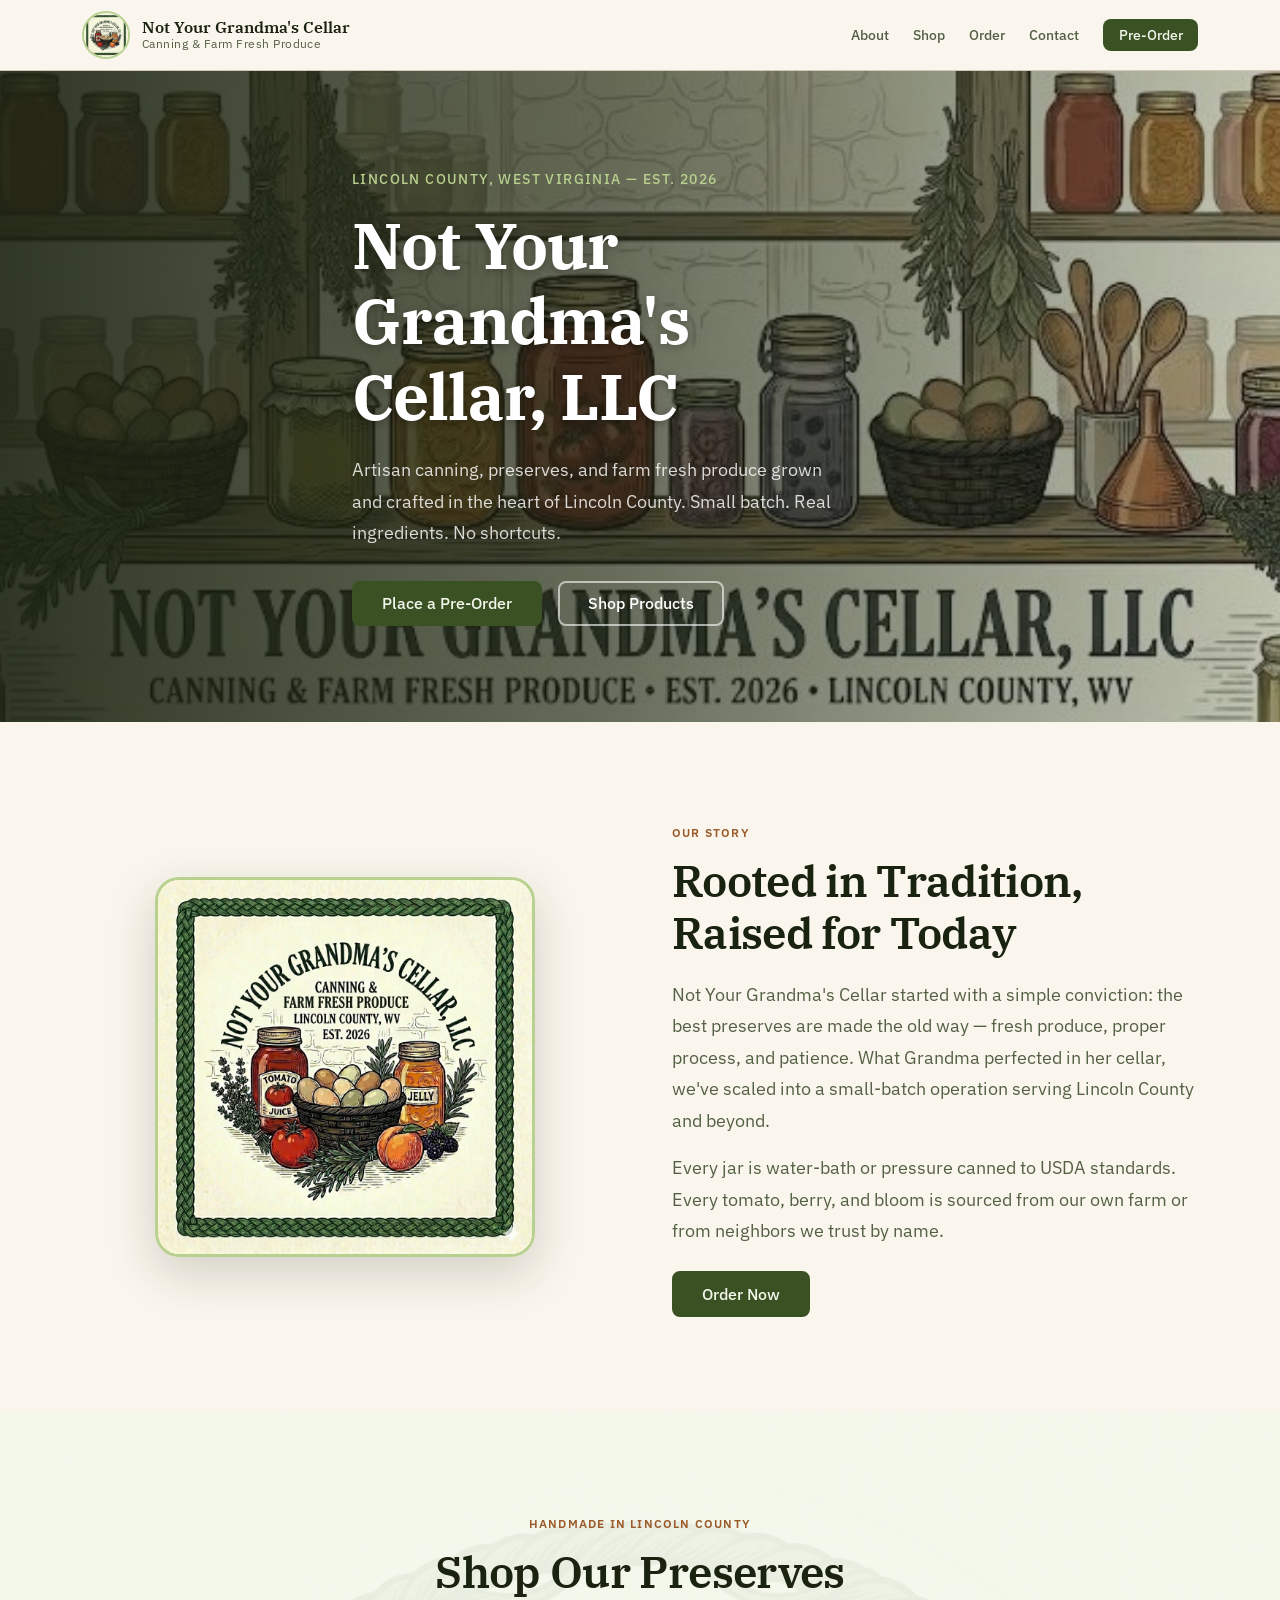
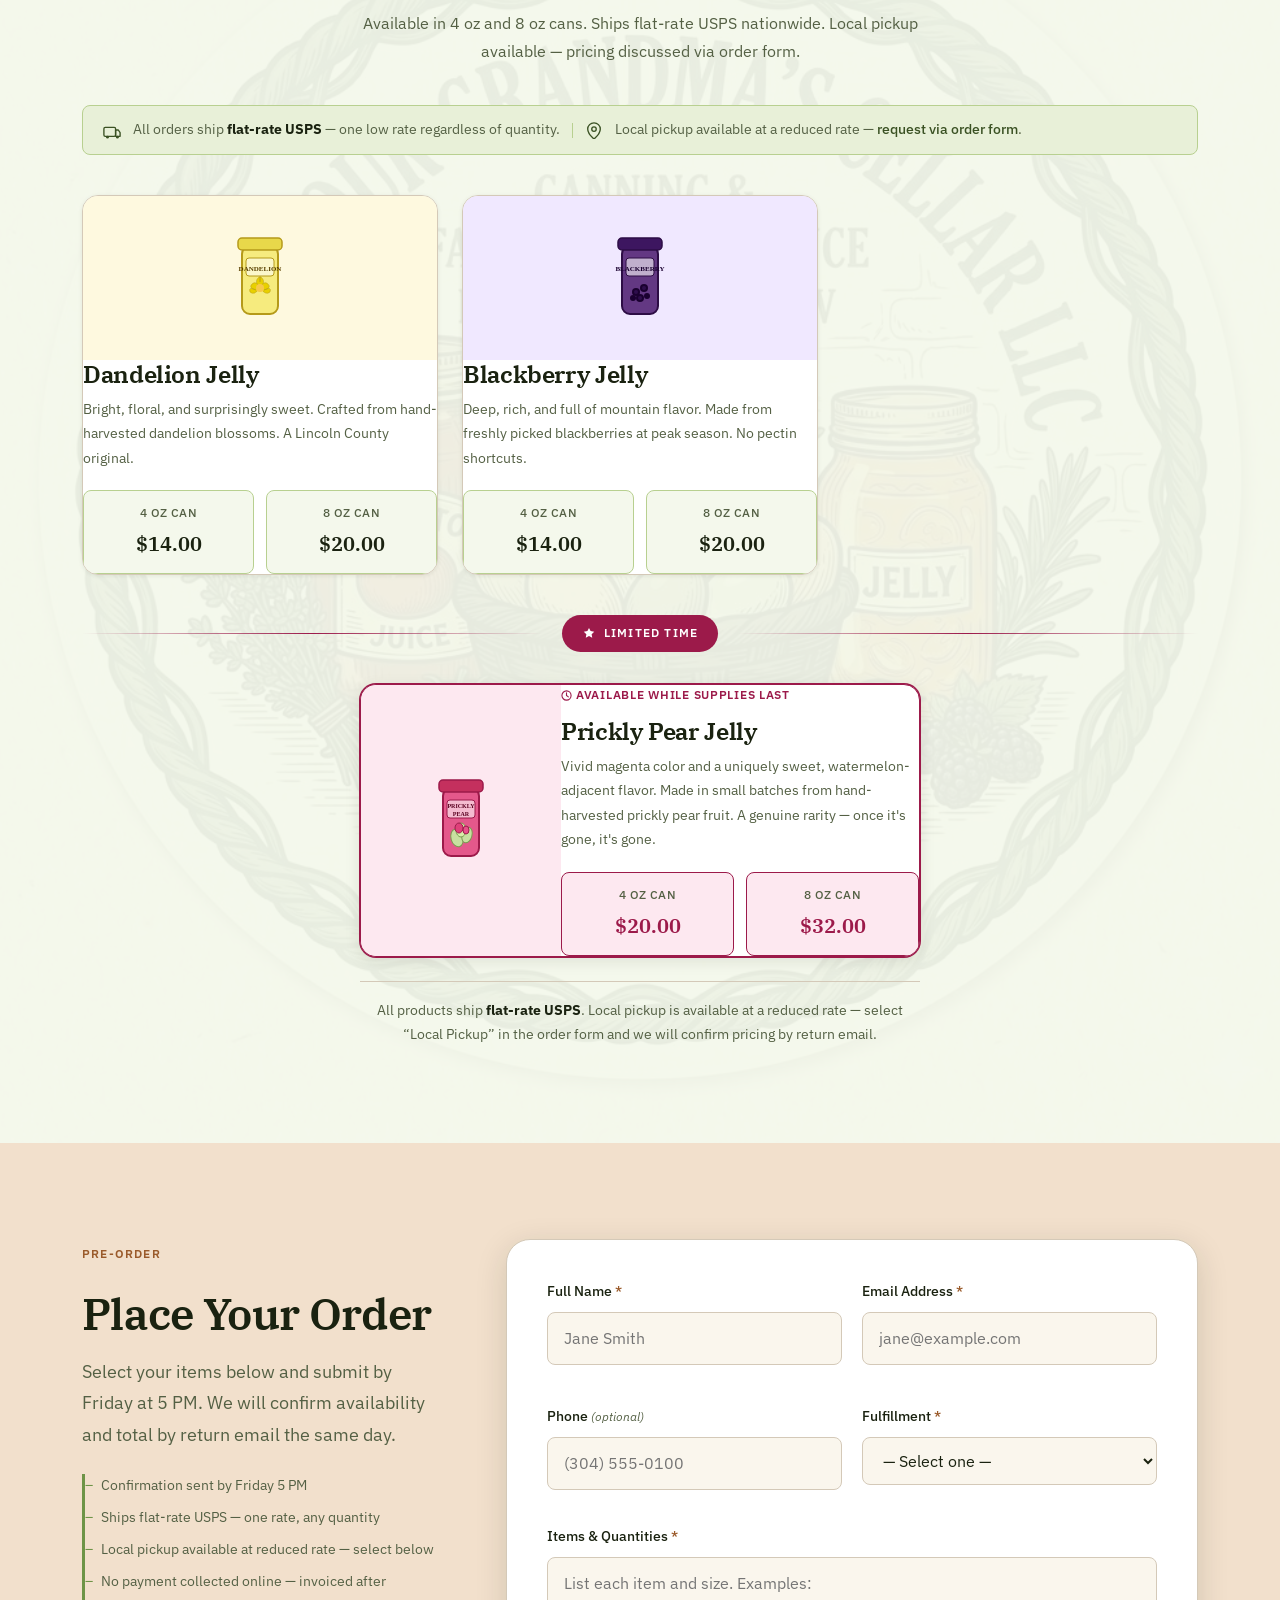
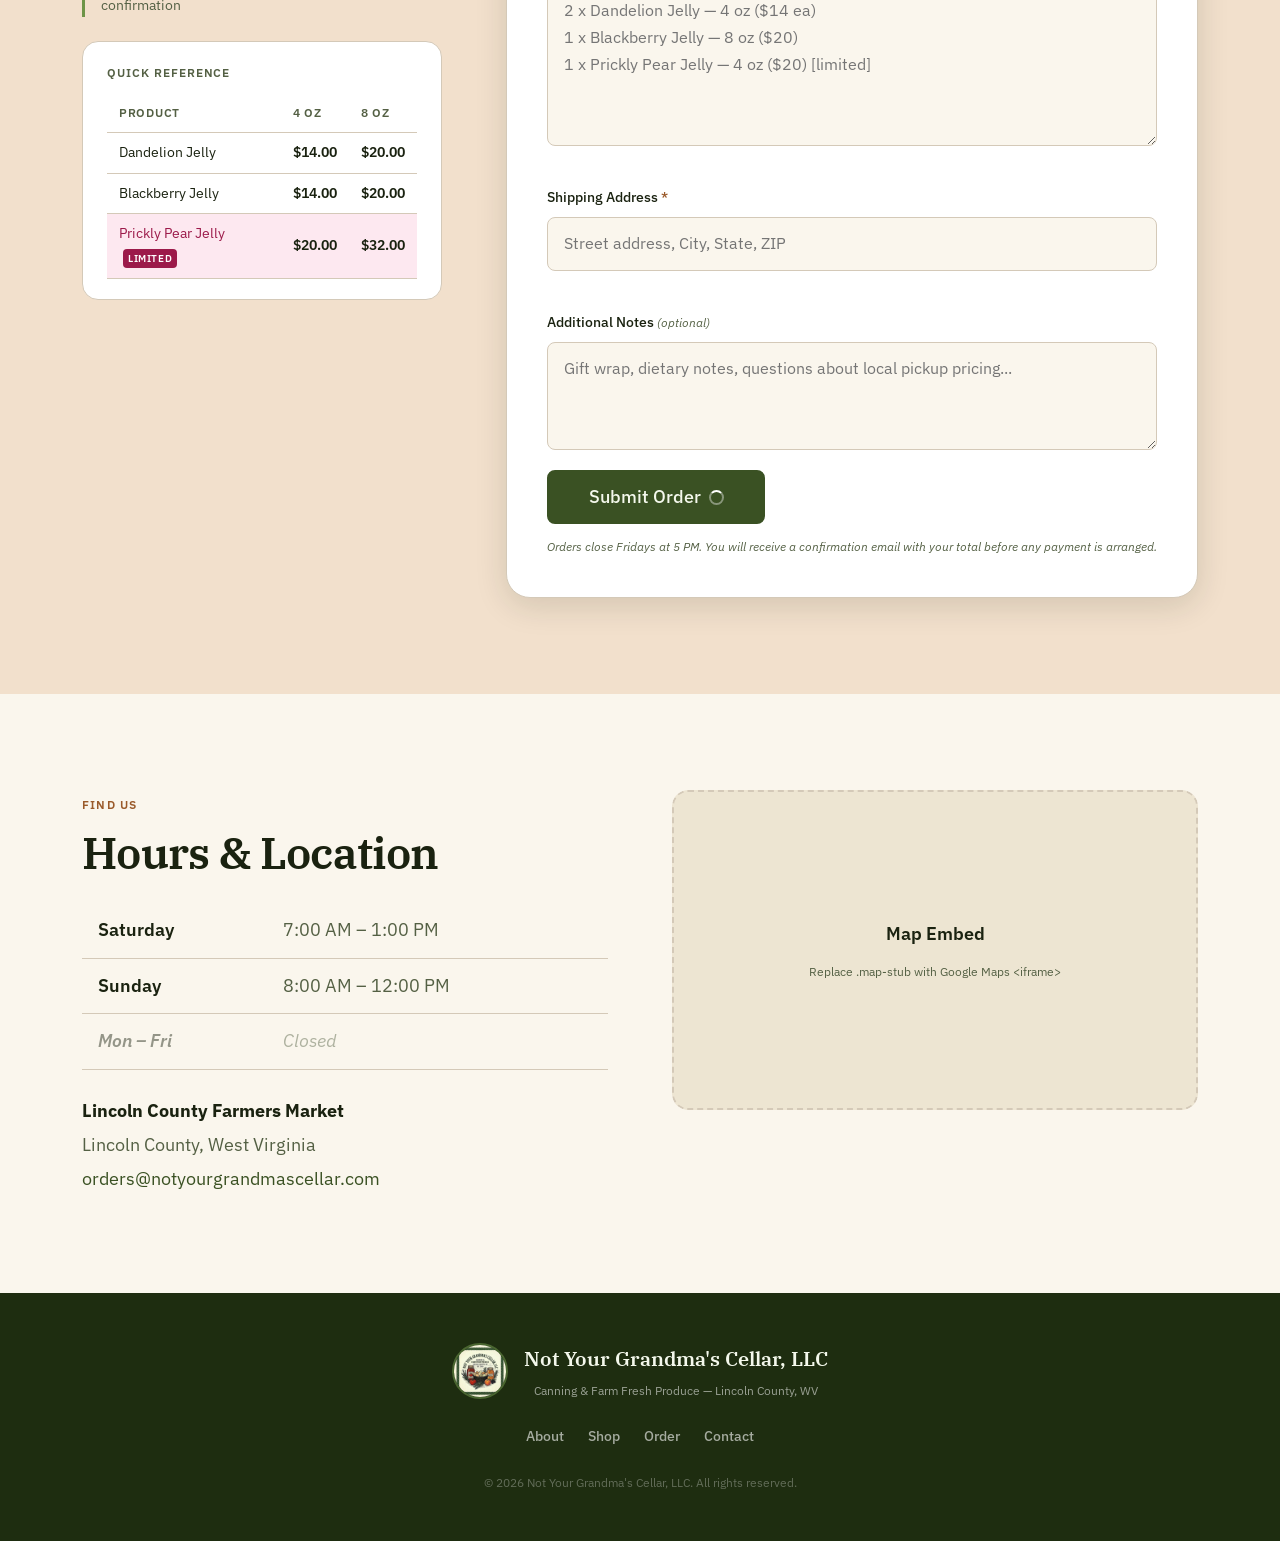
<file: index.html>
<!DOCTYPE html>
<!--
  Not Your Grandma's Cellar, LLC
  Landing Page — v1.2
  Author: GitHub/1800downed
  License: Client Project — All Rights Reserved

  v1.2 changes:
    - Products section rebuilt as priced shop mockup
    - Dandelion Jelly: 4oz $14 / 8oz $20
    - Blackberry Jelly: 4oz $14 / 8oz $20
    - Prickly Pear Jelly (limited): 4oz $20 / 8oz $32
    - Limited-time banner on Prickly Pear
    - Flat-rate USPS shipping note on all products
    - Local pickup available at increased price (via order form)
    - Order form: product selector with sizes/prices
    - Form copy cleaned
    - Formspree endpoint: xgoppawj
-->
<html lang="en">
<head>
  <meta charset="UTF-8" />
  <meta name="viewport" content="width=device-width, initial-scale=1.0" />
  <meta name="description" content="Not Your Grandma's Cellar LLC — artisan canning and farm fresh produce from Lincoln County, WV. Est. 2026." />
  <meta property="og:title" content="Not Your Grandma's Cellar, LLC" />
  <meta property="og:description" content="Artisan canning and farm fresh produce — Lincoln County, WV. Est. 2026." />
  <meta property="og:image" content="assets/banner.jpg" />
  <meta name="theme-color" content="#2c3d1a" />
  <title>Not Your Grandma's Cellar, LLC</title>
  <link rel="preconnect" href="https://fonts.googleapis.com" />
  <link rel="preconnect" href="https://fonts.gstatic.com" crossorigin />
  <link
    href="https://fonts.googleapis.com/css2?family=IBM+Plex+Sans:wght@300;400;500;600&family=IBM+Plex+Serif:ital,wght@0,400;0,600;0,700;1,400&display=swap"
    rel="stylesheet"
  />
  <link rel="stylesheet" href="style.css" />
</head>
<body>

  <!-- ======================================================
       NAVIGATION
  ====================================================== -->
  <header class="site-header" id="top">
    <nav class="navbar container" role="navigation" aria-label="Primary navigation">

      <a href="#top" class="brand" aria-label="Not Your Grandma's Cellar — home">
        <img
          src="assets/logo-badge.jpg"
          alt="Not Your Grandma's Cellar circular badge logo"
          class="brand-logo"
          width="48" height="48"
          loading="eager"
        />
        <span class="brand-text">
          Not Your Grandma's Cellar
          <small>Canning &amp; Farm Fresh Produce</small>
        </span>
      </a>

      <button
        class="nav-toggle"
        id="navToggle"
        aria-label="Toggle navigation menu"
        aria-expanded="false"
        aria-controls="navMenu"
      >
        <span class="nav-toggle__bar"></span>
        <span class="nav-toggle__bar"></span>
        <span class="nav-toggle__bar"></span>
      </button>

      <ul class="nav-menu" id="navMenu" role="list">
        <li><a href="#about">About</a></li>
        <li><a href="#products">Shop</a></li>
        <li><a href="#order">Order</a></li>
        <li><a href="#contact">Contact</a></li>
        <li><a href="#order" class="nav-cta">Pre-Order</a></li>
      </ul>

    </nav>
  </header>


  <!-- ======================================================
       HERO
  ====================================================== -->
  <section class="hero" id="hero" aria-label="Hero">

    <div class="hero__media" aria-hidden="true">
      <img
        src="assets/banner.jpg"
        alt=""
        class="hero__img"
        loading="eager"
        decoding="async"
        width="1200" height="400"
        fetchpriority="high"
      />
      <div class="hero__overlay"></div>
    </div>

    <div class="hero__body container">
      <p class="hero__eyebrow">Lincoln County, West Virginia &mdash; Est. 2026</p>
      <h1 class="hero__title">Not Your Grandma's<br />Cellar, LLC</h1>
      <p class="hero__sub">
        Artisan canning, preserves, and farm fresh produce grown and crafted
        in the heart of Lincoln County. Small batch. Real ingredients.
        No shortcuts.
      </p>
      <div class="hero__actions">
        <a href="#order" class="btn btn--primary">Place a Pre-Order</a>
        <a href="#products" class="btn btn--outline">Shop Products</a>
      </div>
    </div>

  </section>


  <!-- ======================================================
       ABOUT
  ====================================================== -->
  <section class="section about" id="about">
    <div class="container about__grid">

      <div class="about__media">
        <img
          src="assets/logo-badge.jpg"
          alt="Not Your Grandma's Cellar official badge"
          class="about__badge-img"
          loading="lazy"
          decoding="async"
          width="380" height="380"
        />
      </div>

      <div class="about__copy">
        <p class="section__label">Our Story</p>
        <h2>Rooted in Tradition,<br />Raised for Today</h2>
        <p>
          Not Your Grandma's Cellar started with a simple conviction: the
          best preserves are made the old way — fresh produce, proper process,
          and patience. What Grandma perfected in her cellar, we've scaled
          into a small-batch operation serving Lincoln County and beyond.
        </p>
        <p>
          Every jar is water-bath or pressure canned to USDA standards.
          Every tomato, berry, and bloom is sourced from our own farm or from
          neighbors we trust by name.
        </p>
        <a href="#order" class="btn btn--primary">Order Now</a>
      </div>

    </div>
  </section>


  <!-- ======================================================
       SHOP / PRODUCTS
       bg-label.jpg ghosted as texture via .products::before
  ====================================================== -->
  <section class="section products" id="products">
    <div class="container">

      <header class="section__header">
        <p class="section__label">Handmade in Lincoln County</p>
        <h2>Shop Our Preserves</h2>
        <p class="section__sub">
          Available in 4 oz and 8 oz cans. Ships flat-rate USPS nationwide.
          Local pickup available — pricing discussed via order form.
        </p>
      </header>

      <!-- Shipping notice bar -->
      <div class="shipping-bar" role="note" aria-label="Shipping information">
        <svg viewBox="0 0 20 20" fill="none" width="18" height="18" aria-hidden="true">
          <rect x="1" y="7" width="13" height="10" rx="1.5" stroke="currentColor" stroke-width="1.5"/>
          <path d="M14 10h3l2 3v4h-5V10z" stroke="currentColor" stroke-width="1.5" stroke-linejoin="round"/>
          <circle cx="5"  cy="18" r="1.5" fill="currentColor"/>
          <circle cx="16" cy="18" r="1.5" fill="currentColor"/>
        </svg>
        <span>All orders ship <strong>flat-rate USPS</strong> &mdash; one low rate regardless of quantity.</span>
        <span class="shipping-bar__divider" aria-hidden="true"></span>
        <svg viewBox="0 0 20 20" fill="none" width="18" height="18" aria-hidden="true">
          <path d="M10 2C6.13 2 3 5.13 3 9c0 5.25 7 11 7 11s7-5.75 7-11c0-3.87-3.13-7-7-7z" stroke="currentColor" stroke-width="1.5"/>
          <circle cx="10" cy="9" r="2.5" stroke="currentColor" stroke-width="1.5"/>
        </svg>
        <span>Local pickup available at a reduced rate &mdash; <a href="#order">request via order form</a>.</span>
      </div>

      <!-- ── STANDARD PRODUCTS ── -->
      <div class="product-shelf">

        <!-- Dandelion Jelly -->
        <article class="product-card" aria-label="Dandelion Jelly">
          <div class="product-card__art product-card__art--dandelion" aria-hidden="true">
            <svg class="jar-icon" viewBox="0 0 80 100" fill="none" xmlns="http://www.w3.org/2000/svg">
              <rect x="22" y="18" width="36" height="68" rx="8" fill="#f5e96e" fill-opacity=".85" stroke="#b59a1a" stroke-width="2"/>
              <rect x="18" y="10" width="44" height="12" rx="4" fill="#e8d84a" stroke="#b59a1a" stroke-width="1.5"/>
              <rect x="26" y="30" width="28" height="18" rx="3" fill="#fff" fill-opacity=".6" stroke="#b59a1a" stroke-width="1"/>
              <text x="40" y="43" text-anchor="middle" font-size="7" fill="#5a4200" font-family="serif" font-weight="bold">DANDELION</text>
              <path d="M40 60 Q34 54 38 50 Q42 46 40 54 Q38 46 42 50 Q46 54 40 60z" fill="#e8d000" stroke="#b59a1a" stroke-width=".5"/>
              <path d="M40 60 Q44 52 48 56 Q52 60 44 62 Q52 58 50 64 Q46 68 40 60z" fill="#e8d000" stroke="#b59a1a" stroke-width=".5"/>
              <path d="M40 60 Q36 52 32 56 Q28 60 36 62 Q28 58 30 64 Q34 68 40 60z" fill="#e8d000" stroke="#b59a1a" stroke-width=".5"/>
              <circle cx="40" cy="60" r="4" fill="#f7c948"/>
            </svg>
          </div>
          <div class="product-card__body">
            <h3>Dandelion Jelly</h3>
            <p>Bright, floral, and surprisingly sweet. Crafted from hand-harvested dandelion blossoms. A Lincoln County original.</p>
            <div class="product-card__sizes">
              <div class="size-option">
                <span class="size-label">4 oz can</span>
                <span class="size-price">$14.00</span>
              </div>
              <div class="size-option">
                <span class="size-label">8 oz can</span>
                <span class="size-price">$20.00</span>
              </div>
            </div>
          </div>
        </article>

        <!-- Blackberry Jelly -->
        <article class="product-card" aria-label="Blackberry Jelly">
          <div class="product-card__art product-card__art--blackberry" aria-hidden="true">
            <svg class="jar-icon" viewBox="0 0 80 100" fill="none" xmlns="http://www.w3.org/2000/svg">
              <rect x="22" y="18" width="36" height="68" rx="8" fill="#4a1a6e" fill-opacity=".85" stroke="#2d0d45" stroke-width="2"/>
              <rect x="18" y="10" width="44" height="12" rx="4" fill="#3d1660" stroke="#2d0d45" stroke-width="1.5"/>
              <rect x="26" y="30" width="28" height="18" rx="3" fill="#fff" fill-opacity=".6" stroke="#2d0d45" stroke-width="1"/>
              <text x="40" y="43" text-anchor="middle" font-size="7" fill="#1a0030" font-family="serif" font-weight="bold">BLACKBERRY</text>
              <circle cx="36" cy="64" r="4" fill="#1a0030"/>
              <circle cx="36" cy="64" r="2" fill="#3d1660" fill-opacity=".6"/>
              <circle cx="44" cy="60" r="4" fill="#1a0030"/>
              <circle cx="44" cy="60" r="2" fill="#3d1660" fill-opacity=".6"/>
              <circle cx="40" cy="70" r="4" fill="#1a0030"/>
              <circle cx="40" cy="70" r="2" fill="#3d1660" fill-opacity=".6"/>
              <circle cx="33" cy="70" r="3" fill="#1a0030"/>
              <circle cx="47" cy="68" r="3" fill="#1a0030"/>
            </svg>
          </div>
          <div class="product-card__body">
            <h3>Blackberry Jelly</h3>
            <p>Deep, rich, and full of mountain flavor. Made from freshly picked blackberries at peak season. No pectin shortcuts.</p>
            <div class="product-card__sizes">
              <div class="size-option">
                <span class="size-label">4 oz can</span>
                <span class="size-price">$14.00</span>
              </div>
              <div class="size-option">
                <span class="size-label">8 oz can</span>
                <span class="size-price">$20.00</span>
              </div>
            </div>
          </div>
        </article>

      </div><!-- /.product-shelf -->

      <!-- ── LIMITED TIME SECTION ── -->
      <div class="limited-header" role="note">
        <div class="limited-header__rule" aria-hidden="true"></div>
        <div class="limited-header__badge">
          <svg viewBox="0 0 16 16" fill="none" width="14" height="14" aria-hidden="true">
            <path d="M8 1l1.8 3.6L14 5.3l-3 2.9.7 4.1L8 10.4l-3.7 1.9.7-4.1-3-2.9 4.2-.7z" fill="currentColor"/>
          </svg>
          Limited Time
        </div>
        <div class="limited-header__rule" aria-hidden="true"></div>
      </div>

      <!-- Prickly Pear Jelly — limited -->
      <div class="product-shelf product-shelf--featured">

        <article class="product-card product-card--featured" aria-label="Prickly Pear Jelly — Limited Time">
          <div class="product-card__art product-card__art--pricklypear" aria-hidden="true">
            <svg class="jar-icon" viewBox="0 0 80 100" fill="none" xmlns="http://www.w3.org/2000/svg">
              <rect x="22" y="18" width="36" height="68" rx="8" fill="#e0407a" fill-opacity=".85" stroke="#9c1a4a" stroke-width="2"/>
              <rect x="18" y="10" width="44" height="12" rx="4" fill="#c4305e" stroke="#9c1a4a" stroke-width="1.5"/>
              <rect x="26" y="30" width="28" height="18" rx="3" fill="#fff" fill-opacity=".6" stroke="#9c1a4a" stroke-width="1"/>
              <text x="40" y="38" text-anchor="middle" font-size="6" fill="#5a0020" font-family="serif" font-weight="bold">PRICKLY</text>
              <text x="40" y="46" text-anchor="middle" font-size="6" fill="#5a0020" font-family="serif" font-weight="bold">PEAR</text>
              <!-- Cactus pad shapes -->
              <ellipse cx="36" cy="68" rx="6" ry="9" fill="#c8e0a0" stroke="#7a9a50" stroke-width="1" transform="rotate(-15 36 68)"/>
              <ellipse cx="46" cy="65" rx="5" ry="8" fill="#c8e0a0" stroke="#7a9a50" stroke-width="1" transform="rotate(15 46 65)"/>
              <ellipse cx="40" cy="60" rx="5" ry="7" fill="#d8eeaa" stroke="#7a9a50" stroke-width="1"/>
              <!-- Prickly pear fruit -->
              <ellipse cx="38" cy="58" rx="4" ry="5" fill="#e0407a" stroke="#9c1a4a" stroke-width="1"/>
              <ellipse cx="45" cy="60" rx="3" ry="4" fill="#e8508a" stroke="#9c1a4a" stroke-width="1"/>
            </svg>
          </div>
          <div class="product-card__body">
            <div class="product-card__limited-tag" aria-label="Limited time offering">
              <svg viewBox="0 0 12 12" fill="none" width="11" height="11" aria-hidden="true">
                <circle cx="6" cy="6" r="5" stroke="currentColor" stroke-width="1.2"/>
                <path d="M6 3v3l2 1.5" stroke="currentColor" stroke-width="1.2" stroke-linecap="round"/>
              </svg>
              Available while supplies last
            </div>
            <h3>Prickly Pear Jelly</h3>
            <p>
              Vivid magenta color and a uniquely sweet, watermelon-adjacent flavor.
              Made in small batches from hand-harvested prickly pear fruit.
              A genuine rarity — once it's gone, it's gone.
            </p>
            <div class="product-card__sizes">
              <div class="size-option size-option--featured">
                <span class="size-label">4 oz can</span>
                <span class="size-price">$20.00</span>
              </div>
              <div class="size-option size-option--featured">
                <span class="size-label">8 oz can</span>
                <span class="size-price">$32.00</span>
              </div>
            </div>
          </div>
        </article>

      </div><!-- /.product-shelf--featured -->

      <!-- Bottom shipping reminder -->
      <p class="products__shipping-note">
        All products ship <strong>flat-rate USPS</strong>. Local pickup is available at a reduced rate &mdash;
        select &ldquo;Local Pickup&rdquo; in the order form and we will confirm pricing by return email.
      </p>

    </div>
  </section>


  <!-- ======================================================
       PRE-ORDER FORM
       Formspree endpoint: xgoppawj
       Vanilla JS fetch handler in main.js
  ====================================================== -->
  <section class="section order" id="order">
    <div class="container order__grid">

      <div class="order__intro">
        <p class="section__label">Pre-Order</p>
        <h2>Place Your Order</h2>
        <p>
          Select your items below and submit by Friday at 5 PM.
          We will confirm availability and total by return email the same day.
        </p>
        <ul class="order__details" role="list">
          <li>Confirmation sent by Friday 5 PM</li>
          <li>Ships flat-rate USPS &mdash; one rate, any quantity</li>
          <li>Local pickup available at reduced rate &mdash; select below</li>
          <li>No payment collected online &mdash; invoiced after confirmation</li>
        </ul>
        <div class="order__price-ref" aria-label="Quick price reference">
          <p class="order__price-ref__heading">Quick Reference</p>
          <table class="price-ref-table" aria-label="Product pricing">
            <thead>
              <tr>
                <th scope="col">Product</th>
                <th scope="col">4 oz</th>
                <th scope="col">8 oz</th>
              </tr>
            </thead>
            <tbody>
              <tr>
                <td>Dandelion Jelly</td>
                <td>$14.00</td>
                <td>$20.00</td>
              </tr>
              <tr>
                <td>Blackberry Jelly</td>
                <td>$14.00</td>
                <td>$20.00</td>
              </tr>
              <tr class="price-ref-table__limited">
                <td>
                  Prickly Pear Jelly
                  <span class="price-ref-table__tag">Limited</span>
                </td>
                <td>$20.00</td>
                <td>$32.00</td>
              </tr>
            </tbody>
          </table>
        </div>
      </div>

      <form
        class="order-form"
        id="orderForm"
        action="https://formspree.io/f/xgoppawj"
        method="POST"
        novalidate
        aria-label="Pre-order form"
      >
        <!-- Formspree: sets subject line on incoming email -->
        <input type="hidden" name="_subject" value="New Order — Not Your Grandma's Cellar" />
        <!-- Honeypot: bots fill this; Formspree silently discards those submissions -->
        <input type="text" name="_gotcha" tabindex="-1" autocomplete="off" aria-hidden="true" style="display:none" />

        <!-- Row 1: name + email -->
        <div class="field">
          <label for="f-name">Full Name <span class="field__req" aria-hidden="true">*</span></label>
          <input type="text" id="f-name" name="name" placeholder="Jane Smith" autocomplete="name" required aria-required="true" />
          <span class="field__error" aria-live="polite"></span>
        </div>

        <div class="field">
          <label for="f-email">Email Address <span class="field__req" aria-hidden="true">*</span></label>
          <input type="email" id="f-email" name="_replyto" placeholder="jane@example.com" autocomplete="email" required aria-required="true" />
          <span class="field__error" aria-live="polite"></span>
        </div>

        <!-- Row 2: phone + fulfillment method -->
        <div class="field">
          <label for="f-phone">Phone <span class="field__opt">(optional)</span></label>
          <input type="tel" id="f-phone" name="phone" placeholder="(304) 555-0100" autocomplete="tel" />
        </div>

        <div class="field">
          <label for="f-fulfillment">Fulfillment <span class="field__req" aria-hidden="true">*</span></label>
          <select id="f-fulfillment" name="fulfillment" required aria-required="true">
            <option value="">— Select one —</option>
            <option value="Ship — Flat-rate USPS">Ship &mdash; Flat-rate USPS</option>
            <option value="Local Pickup (pricing TBD)">Local Pickup (pricing to be confirmed)</option>
          </select>
          <span class="field__error" aria-live="polite"></span>
        </div>

        <!-- Order items — full width -->
        <div class="field field--full">
          <label for="f-order">
            Items &amp; Quantities <span class="field__req" aria-hidden="true">*</span>
          </label>
          <!--
            Placeholder lists actual products and sizes.
          -->
          <textarea
            id="f-order"
            name="order_details"
            rows="6"
            placeholder="List each item and size. Examples:
2 x Dandelion Jelly — 4 oz ($14 ea)
1 x Blackberry Jelly — 8 oz ($20)
1 x Prickly Pear Jelly — 4 oz ($20) [limited]"
            required aria-required="true"
          ></textarea>
          <span class="field__error" aria-live="polite"></span>
        </div>

        <!-- Shipping address — shown when USPS selected, hidden when pickup -->
        <div class="field field--full" id="addressBlock">
          <label for="f-address">Shipping Address <span class="field__req" aria-hidden="true">*</span></label>
          <input
            type="text"
            id="f-address"
            name="shipping_address"
            placeholder="Street address, City, State, ZIP"
            autocomplete="street-address"
          />
          <span class="field__error" aria-live="polite"></span>
        </div>

        <!-- Notes -->
        <div class="field field--full">
          <label for="f-notes">Additional Notes <span class="field__opt">(optional)</span></label>
          <textarea
            id="f-notes"
            name="notes"
            rows="3"
            placeholder="Gift wrap, dietary notes, questions about local pickup pricing..."
          ></textarea>
        </div>

        <!-- Submit -->
        <div class="field field--full form__actions">
          <button type="submit" class="btn btn--primary btn--lg" id="submitBtn">
            <span class="btn__label">Submit Order</span>
            <span class="btn__spinner" aria-hidden="true" hidden></span>
          </button>
          <p class="form__note">
            Orders close Fridays at 5 PM. You will receive a confirmation email
            with your total before any payment is arranged.
          </p>
        </div>

        <!-- State banners — toggled by main.js -->
        <div class="form__banner form__banner--success" id="formSuccess" role="alert" aria-live="assertive" hidden>
          <strong>Order received.</strong>
          <p>We will reply to your email by Friday with availability and your total. Thank you for supporting a local small business.</p>
        </div>
        <div class="form__banner form__banner--error" id="formError" role="alert" aria-live="assertive" hidden>
          <strong>Submission failed.</strong>
          <p>Please try again or contact us directly at <a href="mailto:orders@notyourgrandmascellar.com">orders@notyourgrandmascellar.com</a>.</p>
        </div>

      </form>

    </div>
  </section>


  <!-- ======================================================
       CONTACT
  ====================================================== -->
  <section class="section contact" id="contact">
    <div class="container contact__grid">

      <div class="contact__info">
        <p class="section__label">Find Us</p>
        <h2>Hours &amp; Location</h2>
        <table class="hours-table" aria-label="Market hours">
          <tbody>
            <tr>
              <th scope="row">Saturday</th>
              <td>7:00 AM &ndash; 1:00 PM</td>
            </tr>
            <tr>
              <th scope="row">Sunday</th>
              <td>8:00 AM &ndash; 12:00 PM</td>
            </tr>
            <tr class="hours-table__closed">
              <th scope="row">Mon &ndash; Fri</th>
              <td>Closed</td>
            </tr>
          </tbody>
        </table>
        <address class="contact__address">
          <strong>Lincoln County Farmers Market</strong><br />
          Lincoln County, West Virginia<br />
          <a href="mailto:orders@notyourgrandmascellar.com">orders@notyourgrandmascellar.com</a>
        </address>
      </div>

      <div class="contact__map">
        <!--
          Replace this stub with your Google Maps embed:
          Maps → search address → Share → Embed a map → copy iframe src

          <iframe
            src="https://www.google.com/maps/embed?pb=..."
            width="100%" height="360" style="border:0"
            allowfullscreen="" loading="lazy"
            referrerpolicy="no-referrer-when-downgrade"
            title="Lincoln County Farmers Market location">
          </iframe>
        -->
        <div class="map-stub" role="img" aria-label="Map placeholder — replace with Google Maps iframe">
          <p>Map Embed</p>
          <small>Replace .map-stub with Google Maps &lt;iframe&gt;</small>
        </div>
      </div>

    </div>
  </section>


  <!-- ======================================================
       FOOTER
  ====================================================== -->
  <footer class="site-footer">
    <div class="container footer__inner">

      <div class="footer__brand">
        <img
          src="assets/logo-badge.jpg"
          alt=""
          aria-hidden="true"
          class="footer__logo"
          width="56" height="56"
          loading="lazy"
        />
        <div>
          <p class="footer__name">Not Your Grandma's Cellar, LLC</p>
          <p class="footer__sub">Canning &amp; Farm Fresh Produce &mdash; Lincoln County, WV</p>
        </div>
      </div>

      <nav class="footer__nav" aria-label="Footer navigation">
        <a href="#about">About</a>
        <a href="#products">Shop</a>
        <a href="#order">Order</a>
        <a href="#contact">Contact</a>
      </nav>

      <p class="footer__copy">
        &copy; <span id="year"></span> Not Your Grandma's Cellar, LLC. All rights reserved.
      </p>

    </div>
  </footer>

  <script src="main.js"></script>

</body>
</html>
</file>
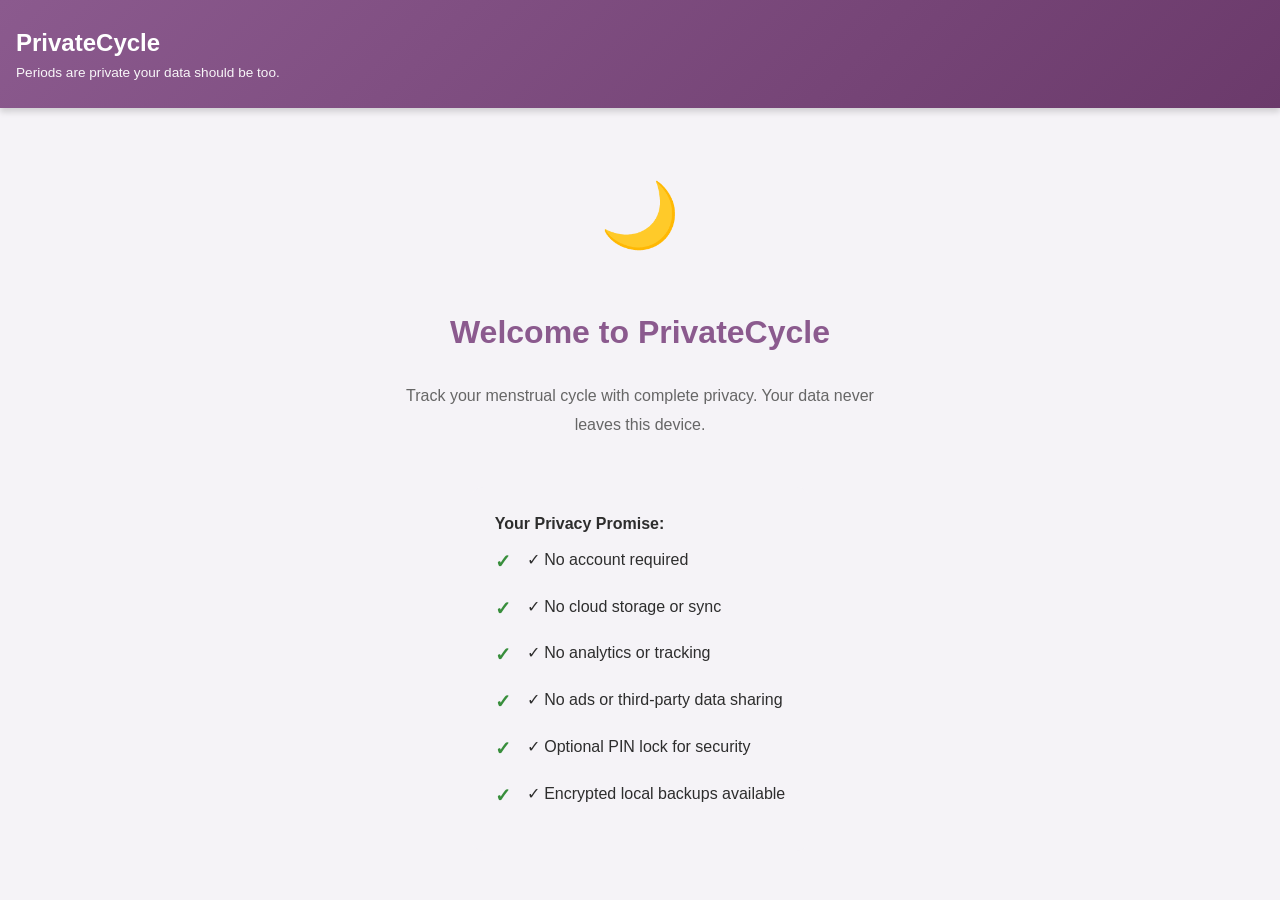
<file: home button edit with css.html>
<!DOCTYPE html>
<html lang="en">
<head>
    <meta charset="UTF-8">
    <meta name="viewport" content="width=device-width, initial-scale=1.0">
    <meta name="description" content="PrivateCycle - Periods are private your data should be too.">
    <meta name="theme-color" content="#8B5A8E">
    <title>PrivateCycle - Private Period Tracker</title>
    <style>
        /* ============================================
           DESIGN SYSTEM & CSS VARIABLES
           ============================================ */
        :root {
            --primary: #8B5A8E;
            --primary-light: #A66FA6;
            --primary-dark: #6B3A6B;
            --accent-period: #E8586A;
            --accent-predict: #F0A76D;
            --accent-fertile: #5AB475;
            --accent-ovulation: #FFB6D9;
            --bg-light: #F5F3F7;
            --bg-white: #FFFFFF;
            --text-dark: #2D2D2D;
            --text-gray: #666666;
            --text-light: #999999;
            --border: #E0E0E0;
            --error: #D32F2F;
            --success: #388E3C;
            --shadow-sm: 0 1px 3px rgba(0, 0, 0, 0.1);
            --shadow-md: 0 4px 6px rgba(0, 0, 0, 0.15);
            --shadow-lg: 0 10px 20px rgba(0, 0, 0, 0.2);
            --radius: 8px;
            --radius-lg: 12px;
            --spacing-xs: 4px;
            --spacing-sm: 8px;
            --spacing-md: 16px;
            --spacing-lg: 24px;
            --spacing-xl: 32px;
.nav-buttons button.active {
    background: var(--primary) !important;
    color: white !important;
    border-color: var(--primary) !important;
    box-shadow: 0 4px 12px rgba(139, 90, 142, 0.3) !important;
}

.nav-buttons button.active:hover {
    background: var(--primary-light) !important;
    transform: translateY(-2px) !important;
}
        }

        /* ============================================
           BASE STYLES
           ============================================ */
        * {
            margin: 0;
            padding: 0;
            box-sizing: border-box;
        }

        html, body {
            width: 100%;
            height: 100%;
            font-family: -apple-system, BlinkMacSystemFont, 'Segoe UI', Roboto, 'Helvetica Neue', Arial, sans-serif;
            background-color: var(--bg-light);
            color: var(--text-dark);
            line-height: 1.6;
        }

        body {
            display: flex;
            flex-direction: column;
        }

        /* ============================================
           LAYOUT STRUCTURE
           ============================================ */
        #app-container {
            display: flex;
            flex-direction: column;
            height: 100%;
            width: 100%;
        }

        .screen {
            display: none;
            flex: 1;
            overflow-y: auto;
            animation: fadeIn 0.3s ease-in-out;
        }

        .screen.active {
            display: flex;
            flex-direction: column;
        }

        @keyframes fadeIn {
            from { opacity: 0; }
            to { opacity: 1; }
        }

        /* PIN/Lock Screen */
        #lockScreen {
            position: fixed;
            top: 0;
            left: 0;
            width: 100%;
            height: 100%;
            background: var(--bg-light);
            z-index: 9999;
            display: flex;
            flex-direction: column;
            align-items: center;
            justify-content: center;
            gap: var(--spacing-lg);
            padding: var(--spacing-lg);
        }

        #lockScreen.hidden {
            display: none;
        }

        /* ============================================
           HEADER
           ============================================ */
        .header {
            background: linear-gradient(135deg, var(--primary) 0%, var(--primary-dark) 100%);
            color: white;
            padding: var(--spacing-lg) var(--spacing-md);
            box-shadow: var(--shadow-md);
            display: flex;
            justify-content: space-between;
            align-items: center;
            flex-wrap: wrap;
            gap: var(--spacing-md);
        }

        .header h1 {
            font-size: 1.5rem;
            font-weight: 600;
            margin: 0;
        }

        .header-subtitle {
            font-size: 0.85rem;
            opacity: 0.95;
            font-weight: 400;
        }

        .nav-buttons {
            display: flex;
            gap: var(--spacing-sm);
            flex-wrap: wrap;
        }

        /* ============================================
           MAIN CONTENT
           ============================================ */
        .content {
            flex: 1;
            overflow-y: auto;
            padding: var(--spacing-lg) var(--spacing-md);
            max-width: 900px;
            margin: 0 auto;
            width: 100%;
        }

        /* ============================================
           BUTTONS
           ============================================ */
        button {
            padding: var(--spacing-sm) var(--spacing-md);
            border: none;
            border-radius: var(--radius);
            font-size: 1rem;
            font-weight: 500;
            cursor: pointer;
            transition: all 0.2s ease;
            display: inline-flex;
            align-items: center;
            gap: var(--spacing-xs);
        }

        button:hover:not(:disabled) {
            transform: translateY(-2px);
            box-shadow: var(--shadow-md);
        }

        button:active:not(:disabled) {
            transform: translateY(0);
        }

        button:disabled {
            opacity: 0.5;
            cursor: not-allowed;
        }

        .btn-primary {
            background: var(--primary);
            color: white;
        }

        .btn-primary:hover:not(:disabled) {
            background: var(--primary-light);
        }

        .btn-secondary {
            background: var(--bg-white);
            color: var(--primary);
            border: 2px solid var(--primary);
        }

        .btn-secondary:hover:not(:disabled) {
            background: var(--bg-light);
        }

        .btn-danger {
            background: var(--error);
            color: white;
        }

        .btn-danger:hover:not(:disabled) {
            background: #B71C1C;
        }

        .btn-success {
            background: var(--success);
            color: white;
        }

        .btn-success:hover:not(:disabled) {
            background: #2E7D32;
        }

        .btn-sm {
            padding: var(--spacing-xs) var(--spacing-sm);
            font-size: 0.85rem;
        }

        .btn-full-width {
            width: 100%;
            justify-content: center;
        }

        /* ============================================
           FORMS & INPUTS
           ============================================ */
        .form-group {
            margin-bottom: var(--spacing-lg);
            display: flex;
            flex-direction: column;
            gap: var(--spacing-sm);
        }

        label {
            font-weight: 500;
            color: var(--text-dark);
            font-size: 0.95rem;
        }

        input[type="text"],
        input[type="date"],
        input[type="number"],
        input[type="password"],
        textarea,
        select {
            padding: var(--spacing-sm) var(--spacing-md);
            border: 1px solid var(--border);
            border-radius: var(--radius);
            font-size: 1rem;
            font-family: inherit;
            transition: border-color 0.2s ease;
        }

        input[type="text"]:focus,
        input[type="date"]:focus,
        input[type="number"]:focus,
        input[type="password"]:focus,
        textarea:focus,
        select:focus {
            outline: none;
            border-color: var(--primary);
            box-shadow: 0 0 0 3px rgba(139, 90, 142, 0.1);
        }

        textarea {
            resize: vertical;
            min-height: 100px;
        }

        /* ============================================
           TOGGLE SWITCH
           ============================================ */
        .toggle-switch {
            display: flex;
            align-items: center;
            gap: var(--spacing-md);
            justify-content: space-between;
        }

        .toggle-switch input[type="checkbox"] {
            appearance: none;
            width: 50px;
            height: 28px;
            background: var(--border);
            border-radius: 14px;
            cursor: pointer;
            position: relative;
            transition: background 0.3s ease;
            border: none;
        }

        .toggle-switch input[type="checkbox"]::after {
            content: '';
            position: absolute;
            width: 24px;
            height: 24px;
            background: white;
            border-radius: 12px;
            top: 2px;
            left: 2px;
            transition: left 0.3s ease;
            box-shadow: var(--shadow-sm);
        }

        .toggle-switch input[type="checkbox"]:checked {
            background: var(--primary);
        }

        .toggle-switch input[type="checkbox"]:checked::after {
            left: 24px;
        }

        /* ============================================
           CARDS & CONTAINERS
           ============================================ */
        .card {
            background: var(--bg-white);
            border-radius: var(--radius-lg);
            padding: var(--spacing-lg);
            box-shadow: var(--shadow-sm);
            margin-bottom: var(--spacing-lg);
            border: 1px solid var(--border);
        }

        .card-header {
            font-size: 1.1rem;
            font-weight: 600;
            margin-bottom: var(--spacing-md);
            color: var(--text-dark);
        }

        .card-subtitle {
            font-size: 0.85rem;
            color: var(--text-gray);
            margin-top: var(--spacing-xs);
        }

        .card-stat {
            text-align: center;
            padding: var(--spacing-md);
            background: var(--bg-light);
            border-radius: var(--radius);
        }

        .card-stat-value {
            font-size: 2rem;
            font-weight: 700;
            color: var(--primary);
        }

        .card-stat-label {
            font-size: 0.85rem;
            color: var(--text-gray);
            margin-top: var(--spacing-xs);
        }

        /* ============================================
           GRID LAYOUTS
           ============================================ */
        .grid {
            display: grid;
            gap: var(--spacing-md);
        }

        .grid-2 {
            grid-template-columns: repeat(auto-fit, minmax(200px, 1fr));
        }

        .grid-3 {
            grid-template-columns: repeat(auto-fit, minmax(150px, 1fr));
        }

        /* ============================================
           CALENDAR STYLES
           ============================================ */
        .calendar-header {
            display: flex;
            justify-content: space-between;
            align-items: center;
            margin-bottom: var(--spacing-lg);
            gap: var(--spacing-md);
        }

        .calendar-month-title {
            font-size: 1.3rem;
            font-weight: 600;
            text-align: center;
            flex: 1;
        }

        .calendar-grid {
            display: grid;
            grid-template-columns: repeat(7, 1fr);
            gap: var(--spacing-sm);
            margin-bottom: var(--spacing-lg);
        }

        .calendar-day-header {
            text-align: center;
            font-weight: 600;
            color: var(--text-gray);
            padding: var(--spacing-sm);
            font-size: 0.85rem;
        }

        .calendar-day {
            aspect-ratio: 1;
            display: flex;
            align-items: center;
            justify-content: center;
            border-radius: var(--radius);
            cursor: pointer;
            position: relative;
            font-weight: 500;
            transition: all 0.2s ease;
            border: 1px solid transparent;
            background: var(--bg-white);
            font-size: 0.9rem;
        }

        .calendar-day:hover:not(.empty) {
            border-color: var(--primary);
            transform: scale(1.05);
        }

        .calendar-day.empty {
            color: var(--text-light);
            cursor: default;
            background: transparent;
        }

        .calendar-day.period {
            background: rgba(232, 88, 106, 0.15);
            color: var(--accent-period);
            font-weight: 600;
        }

        .calendar-day.predicted {
            background: rgba(240, 167, 109, 0.15);
            border: 2px solid var(--accent-predict);
        }

        .calendar-day.fertile {
            background: rgba(90, 180, 117, 0.15);
        }

        .calendar-day.ovulation {
            background: rgba(255, 182, 217, 0.3);
            border: 2px solid var(--accent-ovulation);
        }

        .calendar-day-indicator {
            position: absolute;
            width: 4px;
            height: 4px;
            border-radius: 50%;
            bottom: 3px;
        }

        /* ============================================
           LIST STYLES
           ============================================ */
        .list {
            display: flex;
            flex-direction: column;
            gap: var(--spacing-sm);
        }

        .list-item {
            background: var(--bg-white);
            border: 1px solid var(--border);
            border-radius: var(--radius);
            padding: var(--spacing-md);
            display: flex;
            justify-content: space-between;
            align-items: center;
            gap: var(--spacing-md);
            transition: all 0.2s ease;
        }

        .list-item:hover {
            box-shadow: var(--shadow-sm);
            border-color: var(--primary);
        }

        .list-item-main {
            flex: 1;
        }

        .list-item-title {
            font-weight: 600;
            color: var(--text-dark);
            margin-bottom: var(--spacing-xs);
        }

        .list-item-subtitle {
            font-size: 0.85rem;
            color: var(--text-gray);
        }

        .list-item-actions {
            display: flex;
            gap: var(--spacing-sm);
        }

        /* ============================================
           MODALS
           ============================================ */
        .modal-overlay {
            position: fixed;
            top: 0;
            left: 0;
            width: 100%;
            height: 100%;
            background: rgba(0, 0, 0, 0.5);
            display: flex;
            align-items: center;
            justify-content: center;
            z-index: 1000;
            padding: var(--spacing-md);
        }

        .modal-overlay.hidden {
            display: none;
        }

        .modal-content {
            background: var(--bg-white);
            border-radius: var(--radius-lg);
            padding: var(--spacing-lg);
            max-width: 500px;
            width: 100%;
            max-height: 90vh;
            overflow-y: auto;
            box-shadow: var(--shadow-lg);
            animation: slideUp 0.3s ease-out;
        }

        @keyframes slideUp {
            from {
                transform: translateY(20px);
                opacity: 0;
            }
            to {
                transform: translateY(0);
                opacity: 1;
            }
        }

        .modal-header {
            font-size: 1.3rem;
            font-weight: 600;
            margin-bottom: var(--spacing-lg);
            display: flex;
            justify-content: space-between;
            align-items: center;
        }

        .modal-close {
            background: none;
            border: none;
            font-size: 1.5rem;
            cursor: pointer;
            color: var(--text-gray);
            padding: 0;
            width: 32px;
            height: 32px;
            display: flex;
            align-items: center;
            justify-content: center;
        }

        .modal-close:hover {
            color: var(--text-dark);
            transform: none;
        }

        .modal-footer {
            display: flex;
            gap: var(--spacing-md);
            margin-top: var(--spacing-lg);
            flex-wrap: wrap;
        }

        /* ============================================
           ALERTS & NOTIFICATIONS
           ============================================ */
        .alert {
            padding: var(--spacing-md);
            border-radius: var(--radius);
            margin-bottom: var(--spacing-lg);
            display: flex;
            gap: var(--spacing-md);
            align-items: flex-start;
        }

        .alert-icon {
            flex-shrink: 0;
            font-size: 1.3rem;
        }

        .alert-success {
            background: rgba(56, 142, 60, 0.1);
            color: var(--success);
            border: 1px solid rgba(56, 142, 60, 0.3);
        }

        .alert-error {
            background: rgba(211, 47, 47, 0.1);
            color: var(--error);
            border: 1px solid rgba(211, 47, 47, 0.3);
        }

        .alert-info {
            background: rgba(139, 90, 142, 0.1);
            color: var(--primary);
            border: 1px solid rgba(139, 90, 142, 0.3);
        }

        /* ============================================
           PIN INPUT
           ============================================ */
        .pin-input-container {
            display: flex;
            gap: var(--spacing-md);
            justify-content: center;
            margin: var(--spacing-lg) 0;
        }

        .pin-digit {
            width: 50px;
            height: 50px;
            border: 2px solid var(--border);
            border-radius: var(--radius);
            text-align: center;
            font-size: 1.5rem;
            font-weight: 600;
            color: var(--text-dark);
            letter-spacing: 0.2em;
            transition: all 0.2s ease;
        }

        .pin-digit:focus {
            outline: none;
            border-color: var(--primary);
            box-shadow: 0 0 0 3px rgba(139, 90, 142, 0.1);
        }

        .pin-digit.filled {
            border-color: var(--primary);
            background: rgba(139, 90, 142, 0.05);
        }

        /* ============================================
           RESPONSIVE DESIGN
           ============================================ */
        @media (max-width: 768px) {
            .content {
                padding: var(--spacing-md);
            }

            .header {
                padding: var(--spacing-md);
            }

            .header h1 {
                font-size: 1.2rem;
            }

            .card {
                padding: var(--spacing-md);
            }

            .grid-2 {
                grid-template-columns: 1fr;
            }

            .modal-content {
                max-width: 95%;
            }

            .calendar-day {
                font-size: 0.8rem;
            }
        }

        @media (max-width: 480px) {
            :root {
                --spacing-lg: 16px;
                --spacing-md: 12px;
            }

            .header {
                flex-direction: column;
                gap: var(--spacing-sm);
                text-align: center;
            }

            .nav-buttons {
                width: 100%;
                justify-content: center;
            }

            .header h1 {
                font-size: 1rem;
            }

            .pin-input-container {
                gap: var(--spacing-sm);
            }

            .pin-digit {
                width: 40px;
                height: 40px;
                font-size: 1.2rem;
            }
        }

        /* ============================================
           UTILITY CLASSES
           ============================================ */
        .hidden {
            display: none !important;
        }

        .text-center {
            text-align: center;
        }

        .text-muted {
            color: var(--text-gray);
        }

        .mt {
            margin-top: var(--spacing-lg);
        }

        .mb {
            margin-bottom: var(--spacing-lg);
        }

        .gap {
            gap: var(--spacing-lg);
        }

        .divider {
            height: 1px;
            background: var(--border);
            margin: var(--spacing-lg) 0;
        }

        /* Loading/spinner */
        .spinner {
            display: inline-block;
            width: 20px;
            height: 20px;
            border: 3px solid var(--border);
            border-top-color: var(--primary);
            border-radius: 50%;
            animation: spin 0.8s linear infinite;
        }

        @keyframes spin {
            to { transform: rotate(360deg); }
        }

        /* ============================================
           ONBOARDING SPECIFIC
           ============================================ */
        .onboarding-container {
            display: flex;
            flex-direction: column;
            align-items: center;
            justify-content: center;
            gap: var(--spacing-lg);
            max-width: 500px;
            margin: 0 auto;
            padding: var(--spacing-xl) var(--spacing-md);
            text-align: center;
        }

        .onboarding-icon {
            font-size: 4rem;
            margin-bottom: var(--spacing-md);
        }

        .onboarding-title {
            font-size: 2rem;
            font-weight: 700;
            color: var(--primary);
        }

        .onboarding-subtitle {
            font-size: 1rem;
            color: var(--text-gray);
            line-height: 1.8;
        }

        .privacy-features {
            background: var(--bg-light);
            border-radius: var(--radius-lg);
            padding: var(--spacing-lg);
            text-align: left;
            margin: var(--spacing-lg) 0;
        }

        .privacy-features li {
            margin-bottom: var(--spacing-md);
            display: flex;
            gap: var(--spacing-md);
            align-items: flex-start;
        }

        .privacy-features li::before {
            content: '✓';
            color: var(--success);
            font-weight: 600;
            flex-shrink: 0;
            font-size: 1.2rem;
        }

        /* ============================================
           DASHBOARD SPECIFIC
           ============================================ */
        .prediction-panel {
            background: linear-gradient(135deg, rgba(139, 90, 142, 0.1) 0%, rgba(240, 167, 109, 0.1) 100%);
            border-left: 4px solid var(--primary);
            padding: var(--spacing-md);
            border-radius: var(--radius);
            margin-bottom: var(--spacing-lg);
        }

        .prediction-panel-title {
            font-weight: 600;
            color: var(--primary);
            font-size: 0.9rem;
            margin-bottom: var(--spacing-xs);
        }

        .prediction-panel-value {
            font-size: 1.3rem;
            font-weight: 700;
            color: var(--text-dark);
            margin-bottom: var(--spacing-xs);
        }

        .prediction-panel-subtitle {
            font-size: 0.85rem;
            color: var(--text-gray);
        }

        /* ============================================
           EMPTY STATE
           ============================================ */
        .empty-state {
            text-align: center;
            padding: var(--spacing-xl);
            color: var(--text-gray);
        }

        .empty-state-icon {
            font-size: 3rem;
            margin-bottom: var(--spacing-md);
            opacity: 0.5;
        }

        .empty-state-title {
            font-weight: 600;
            margin-bottom: var(--spacing-sm);
            color: var(--text-dark);
        }

        .empty-state-text {
            font-size: 0.95rem;
            margin-bottom: var(--spacing-lg);
        }
    </style>
</head>
<body>
    <div id="app-container">
        <!-- LOCK SCREEN (PIN Protection) -->
        <div id="lockScreen">
            <div style="text-align: center; margin-bottom: 20px;">
                <div style="font-size: 3rem; margin-bottom: 10px;">🔒</div>
                <h2 style="color: var(--primary); margin-bottom: 5px;">PrivateCycle</h2>
                <p style="color: var(--text-gray);">Enter your PIN to continue</p>
            </div>

            <div class="pin-input-container" id="pinInputContainer">
                <input type="password" class="pin-digit" maxlength="1" inputmode="numeric" aria-label="PIN digit 1">
                <input type="password" class="pin-digit" maxlength="1" inputmode="numeric" aria-label="PIN digit 2">
                <input type="password" class="pin-digit" maxlength="1" inputmode="numeric" aria-label="PIN digit 3">
                <input type="password" class="pin-digit" maxlength="1" inputmode="numeric" aria-label="PIN digit 4">
            </div>

            <div id="pinError" style="color: var(--error); font-size: 0.9rem; min-height: 20px; text-align: center;"></div>

            <button class="btn-secondary btn-sm" id="forgotPinBtn" style="margin-top: 10px;">Forgot PIN? Clear Data</button>
        </div>

        <!-- MAIN APP HEADER -->
        <div class="header" id="headerContainer">
            <div>
                <h1>PrivateCycle</h1>
                <div class="header-subtitle" id="headerSubtitle">Periods are private your data should be too.</div>
            </div>
            <div class="nav-buttons">
		<button class="btn-secondary btn-sm" id="btnHome" onclick="app.showScreen('home')">🏠 Home</button>
                <button class="btn-secondary btn-sm" id="btnCalendar" onclick="app.showScreen('calendar')">📅 Calendar</button>
                <button class="btn-secondary btn-sm" id="btnHistory" onclick="app.showScreen('history')">📝 History</button>
                <button class="btn-secondary btn-sm" id="btnSettings" onclick="app.showScreen('settings')">⚙️ Settings</button>
            </div>
        </div>

        <!-- ============================================
             SCREEN 1: ONBOARDING
             ============================================ -->
        <div class="screen" id="onboardingScreen">  <!-- ✅ NO active class -->

            <div class="content">
                <div class="onboarding-container">
                    <div class="onboarding-icon">🌙</div>
                    <h1 class="onboarding-title">Welcome to PrivateCycle</h1>
                    
                    <p class="onboarding-subtitle">
                        Track your menstrual cycle with complete privacy. Your data never leaves this device.
                    </p>

                    <div class="privacy-features">
                        <strong style="display: block; margin-bottom: 10px;">Your Privacy Promise:</strong>
                        <ul style="list-style: none; padding: 0;">
                            <li>✓ No account required</li>
                            <li>✓ No cloud storage or sync</li>
                            <li>✓ No analytics or tracking</li>
                            <li>✓ No ads or third-party data sharing</li>
                            <li>✓ Optional PIN lock for security</li>
                            <li>✓ Encrypted local backups available</li>
                        </ul>
                    </div>

                    <div class="form-group" style="width: 100%;">
                        <label for="onboardingName">What should we call you? (optional)</label>
                        <input 
                            type="text" 
                            id="onboardingName" 
                            placeholder="e.g., Sarah"
                            style="text-align: center;"
                        >
                        <div class="card-subtitle" style="text-align: center; margin: 0;">Leave blank to use "User"</div>
                    </div>

                    <button class="btn-primary btn-full-width" onclick="app.completeOnboarding()">
                        Start Tracking
                    </button>

                    <button class="btn-secondary btn-full-width" onclick="document.getElementById('aboutModal').classList.remove('hidden')">
                        Learn More
                    </button>
                </div>
            </div>
        </div>

        <!-- ============================================
             SCREEN 2: HOME DASHBOARD
             ============================================ -->
        <div class="screen" id="homeScreen">
            <div class="content">
                <div id="homeGreeting" class="card-header" style="margin-bottom: var(--spacing-lg);">
                    👋 Hi User!
                </div>

                <!-- Quick Add Period -->
                <button class="btn-primary btn-full-width" onclick="app.showModal('addPeriodModal')" style="margin-bottom: var(--spacing-lg);">
                    ➕ Add Period Start
                </button>

                <!-- Prediction Panel -->
                <div id="predictionPanel" class="prediction-panel">
                    <div class="prediction-panel-title">📊 Next Period Prediction</div>
                    <div class="prediction-panel-value" id="predictionDate">—</div>
                    <div class="prediction-panel-subtitle" id="predictionInfo">
                        Log at least 2 periods to see predictions
                    </div>
                </div>

                <!-- Fertile Window (TTC Only) -->
                <div id="fertileWindowPanel" class="prediction-panel" style="border-left-color: var(--accent-fertile); display: none;">
                    <div class="prediction-panel-title">🌱 Fertile Window (Trying to Conceive)</div>
                    <div class="prediction-panel-value" id="fertileWindowDate">—</div>
                    <div class="prediction-panel-subtitle" id="fertileWindowInfo">Based on 14-day ovulation cycle</div>
                </div>

                <!-- Stats Grid -->
                <div class="grid grid-3" style="margin-bottom: var(--spacing-lg);">
                    <div class="card-stat">
                        <div class="card-stat-value" id="totalPeriodsCount">0</div>
                        <div class="card-stat-label">Periods Logged</div>
                    </div>
                    <div class="card-stat">
                        <div class="card-stat-value" id="avgCycleLength">—</div>
                        <div class="card-stat-label">Avg Cycle</div>
                    </div>
                    <div class="card-stat">
                        <div class="card-stat-value" id="lastPeriodDaysAgo">—</div>
                        <div class="card-stat-label">Days Since</div>
                    </div>
                </div>

                <!-- Last Periods Quick View -->
                <div class="card">
                    <div class="card-header">📌 Recent Periods</div>
                    <div id="recentPeriodsList" class="list">
                        <div class="empty-state-text">No periods logged yet</div>
                    </div>
                </div>

                <!-- Debug/Test Button -->
                <button class="btn-secondary btn-sm" onclick="app.loadTestData()" style="margin-top: var(--spacing-lg); opacity: 0.5;">
                    [DEV] Load Test Data
                </button>
            </div>
        </div>

        <!-- ============================================
             SCREEN 3: CALENDAR
             ============================================ -->
        <div class="screen" id="calendarScreen">
            <div class="content">
                <div class="card">
                    <div class="calendar-header">
                        <button class="btn-secondary btn-sm" id="prevMonthBtn" onclick="app.calendar.prevMonth()">← Prev</button>
                        <div class="calendar-month-title" id="calendarMonthTitle">November 2025</div>
                        <button class="btn-secondary btn-sm" id="nextMonthBtn" onclick="app.calendar.nextMonth()">Next →</button>
                    </div>

                    <div class="calendar-grid" id="calendarGrid">
                        <!-- Populated by JavaScript -->
                    </div>
                </div>

                <div class="card">
                    <div class="card-header">Legend</div>
                    <div style="display: flex; flex-direction: column; gap: var(--spacing-md); font-size: 0.9rem;">
                        <div style="display: flex; align-items: center; gap: var(--spacing-md);">
                            <div style="width: 20px; height: 20px; background: rgba(232, 88, 106, 0.15); border-radius: 4px;"></div>
                            <span>Period days</span>
                        </div>
                        <div style="display: flex; align-items: center; gap: var(--spacing-md);">
                            <div style="width: 20px; height: 20px; background: rgba(240, 167, 109, 0.15); border: 2px solid var(--accent-predict); border-radius: 4px;"></div>
                            <span>Predicted period start</span>
                        </div>
                        <div id="legendFertile" style="display: none; display: flex; align-items: center; gap: var(--spacing-md);">
                            <div style="width: 20px; height: 20px; background: rgba(90, 180, 117, 0.15); border-radius: 4px;"></div>
                            <span>Fertile window</span>
                        </div>
                        <div id="legendOvulation" style="display: none; display: flex; align-items: center; gap: var(--spacing-md);">
                            <div style="width: 20px; height: 20px; background: rgba(255, 182, 217, 0.3); border: 2px solid var(--accent-ovulation); border-radius: 4px;"></div>
                            <span>Ovulation day</span>
                        </div>
                    </div>
                </div>
            </div>
        </div>

        <!-- ============================================
             SCREEN 4: HISTORY
             ============================================ -->
        <div class="screen" id="historyScreen">
            <div class="content">
                <div class="card">
                    <div class="card-header">Period History</div>
                    <div id="historyList" class="list">
                        <div class="empty-state-text">No periods logged yet</div>
                    </div>
                </div>
            </div>
        </div>

        <!-- ============================================
             SCREEN 5: SETTINGS
             ============================================ -->
        <div class="screen" id="settingsScreen">
            <div class="content">
                <!-- Profile Settings -->
                <div class="card">
                    <div class="card-header">👤 Profile</div>
                    
                    <div class="form-group">
                        <label for="settingsName">Your Name</label>
                        <input 
                            type="text" 
                            id="settingsName" 
                            placeholder="Enter your name"
                        >
                    </div>

                    <button class="btn-primary" onclick="app.saveProfileName()">Save Name</button>
                </div>

                <!-- Tracking Preferences -->
                <div class="card">
                    <div class="card-header">📊 Tracking Preferences</div>
                    
                    <div class="form-group">
                        <label>
                            <div class="toggle-switch">
                                <span>Trying to Conceive</span>
                                <input 
                                    type="checkbox" 
                                    id="settingsTTC"
                                    onchange="app.saveSetting('isTryingToConceive', this.checked)"
                                >
                            </div>
                            <div class="card-subtitle" style="margin-top: 8px;">
                                Shows fertile window and ovulation predictions
                            </div>
                        </label>
                    </div>
                </div>

                <!-- Security Settings -->
                <div class="card">
                    <div class="card-header">🔒 Security & Privacy</div>
                    
                    <div class="form-group">
                        <label>
                            <div class="toggle-switch">
                                <span>Lock App with PIN</span>
                                <input 
                                    type="checkbox" 
                                    id="settingsAppLock"
                                    onchange="app.toggleAppLock()"
                                >
                            </div>
                            <div class="card-subtitle" style="margin-top: 8px;">
                                Requires PIN to open the app
                            </div>
                        </label>
                    </div>

                    <button class="btn-secondary" id="changePinBtn" onclick="app.showModal('changePinModal')" style="display: none;">
                        🔑 Change PIN
                    </button>
                </div>

                <!-- Data Management -->
                <div class="card">
                    <div class="card-header">📦 Data Management</div>
                    
                    <button class="btn-primary btn-full-width" onclick="app.showModal('exportModal')" style="margin-bottom: var(--spacing-md);">
                        💾 Export Encrypted Backup
                    </button>

                    <button class="btn-secondary btn-full-width" onclick="app.showModal('importModal')" style="margin-bottom: var(--spacing-md);">
                        📂 Import Backup
                    </button>

                    <button class="btn-danger btn-full-width" onclick="app.showModal('clearDataModal')">
                        🗑️ Clear All Data
                    </button>
                </div>

                <!-- About -->
                <div class="card">
                    <button class="btn-secondary btn-full-width" onclick="app.showModal('aboutModal')">
                        ℹ️ About & Privacy
                    </button>
                </div>
            </div>
        </div>
    </div>

    <!-- ============================================
         MODALS
         ============================================ -->

    <!-- Add Period Modal -->
    <div class="modal-overlay hidden" id="addPeriodModal">
        <div class="modal-content">
            <div class="modal-header">
                <span>Add Period Start</span>
                <button class="modal-close" onclick="app.hideModal('addPeriodModal')">✕</button>
            </div>

            <div class="form-group">
                <label for="addPeriodDate">Start Date</label>
                <input 
                    type="date" 
                    id="addPeriodDate"
                >
            </div>

            <div class="form-group">
                <label for="addPeriodEndDate">End Date (optional)</label>
                <input 
                    type="date" 
                    id="addPeriodEndDate"
                >
            </div>

            <div class="modal-footer">
                <button class="btn-secondary btn-full-width" onclick="app.hideModal('addPeriodModal')">Cancel</button>
                <button class="btn-primary btn-full-width" onclick="app.addPeriod()">Add Period</button>
            </div>
        </div>
    </div>

    <!-- Edit Period Modal -->
    <div class="modal-overlay hidden" id="editPeriodModal">
        <div class="modal-content">
            <div class="modal-header">
                <span>Edit Period</span>
                <button class="modal-close" onclick="app.hideModal('editPeriodModal')">✕</button>
            </div>

            <div class="form-group">
                <label for="editPeriodDate">Start Date</label>
                <input 
                    type="date" 
                    id="editPeriodDate"
                >
            </div>

            <div class="form-group">
                <label for="editPeriodEndDate">End Date (optional)</label>
                <input 
                    type="date" 
                    id="editPeriodEndDate"
                >
            </div>

            <div class="modal-footer">
                <button class="btn-danger" onclick="app.deletePeriod(app.currentEditingPeriodId)">Delete</button>
                <button class="btn-secondary" onclick="app.hideModal('editPeriodModal')">Cancel</button>
                <button class="btn-primary" onclick="app.updatePeriod()">Save Changes</button>
            </div>
        </div>
    </div>

    <!-- Change PIN Modal -->
    <div class="modal-overlay hidden" id="changePinModal">
        <div class="modal-content">
            <div class="modal-header">
                <span>Setup PIN Lock</span>
                <button class="modal-close" onclick="app.hideModal('changePinModal')">✕</button>
            </div>

            <p style="color: var(--text-gray); margin-bottom: var(--spacing-lg);">
                Enter a 4-6 digit PIN to lock your app
            </p>

            <div class="form-group">
                <label for="newPin">New PIN</label>
                <input 
                    type="password" 
                    id="newPin" 
                    inputmode="numeric"
                    placeholder="4-6 digits"
                    pattern="[0-9]{4,6}"
                >
            </div>

            <div class="form-group">
                <label for="confirmPin">Confirm PIN</label>
                <input 
                    type="password" 
                    id="confirmPin" 
                    inputmode="numeric"
                    placeholder="Re-enter PIN"
                    pattern="[0-9]{4,6}"
                >
            </div>

            <div id="pinSetupError" style="color: var(--error); font-size: 0.9rem; margin-bottom: var(--spacing-md);"></div>

            <div class="modal-footer">
                <button class="btn-secondary btn-full-width" onclick="app.hideModal('changePinModal')">Cancel</button>
                <button class="btn-primary btn-full-width" onclick="app.setupPin()">Set PIN</button>
            </div>
        </div>
    </div>

    <!-- Export Backup Modal -->
    <div class="modal-overlay hidden" id="exportModal">
        <div class="modal-content">
            <div class="modal-header">
                <span>Export Encrypted Backup</span>
                <button class="modal-close" onclick="app.hideModal('exportModal')">✕</button>
            </div>

            <p style="color: var(--text-gray); margin-bottom: var(--spacing-lg);">
                All your data will be encrypted with a password and downloaded. Keep it safe!
            </p>

            <div class="form-group">
                <label for="exportPassword">Backup Password</label>
                <input 
                    type="password" 
                    id="exportPassword" 
                    placeholder="Enter a strong password"
                >
                <div class="card-subtitle" style="margin-top: 5px;">
                    You'll need this to restore the backup
                </div>
            </div>

            <div class="form-group">
                <label for="exportPasswordConfirm">Confirm Password</label>
                <input 
                    type="password" 
                    id="exportPasswordConfirm" 
                    placeholder="Re-enter password"
                >
            </div>

            <div id="exportError" style="color: var(--error); font-size: 0.9rem; margin-bottom: var(--spacing-md);"></div>

            <div class="modal-footer">
                <button class="btn-secondary btn-full-width" onclick="app.hideModal('exportModal')">Cancel</button>
                <button class="btn-primary btn-full-width" id="exportBtn" onclick="app.exportBackup()">
                    Download Backup
                </button>
            </div>
        </div>
    </div>

    <!-- Import Backup Modal -->
    <div class="modal-overlay hidden" id="importModal">
        <div class="modal-content">
            <div class="modal-header">
                <span>Import Encrypted Backup</span>
                <button class="modal-close" onclick="app.hideModal('importModal')">✕</button>
            </div>

            <p style="color: var(--text-gray); margin-bottom: var(--spacing-lg);">
                Select a backup file and enter the password to restore your data.
            </p>

            <div class="form-group">
                <label for="importFile">Select Backup File</label>
                <input 
                    type="file" 
                    id="importFile" 
                    accept=".enc,application/octet-stream"
                >
                <div class="card-subtitle" style="margin-top: 5px;">
                    Files: privatecycle-backup.json.enc
                </div>
            </div>

            <div class="form-group">
                <label for="importPassword">Backup Password</label>
                <input 
                    type="password" 
                    id="importPassword" 
                    placeholder="Enter the backup password"
                >
            </div>

            <div id="importError" style="color: var(--error); font-size: 0.9rem; margin-bottom: var(--spacing-md);"></div>

            <div class="modal-footer">
                <button class="btn-secondary btn-full-width" onclick="app.hideModal('importModal')">Cancel</button>
                <button class="btn-primary btn-full-width" id="importBtn" onclick="app.importBackup()">
                    Import Backup
                </button>
            </div>
        </div>
    </div>

    <!-- Clear Data Modal -->
    <div class="modal-overlay hidden" id="clearDataModal">
        <div class="modal-content">
            <div class="modal-header">
                <span>⚠️ Clear All Data</span>
                <button class="modal-close" onclick="app.hideModal('clearDataModal')">✕</button>
            </div>

            <div class="alert alert-error">
                <div class="alert-icon">⚠️</div>
                <div>
                    <strong>This cannot be undone!</strong>
                    <p style="margin-top: 5px;">All your period data, settings, and profile information will be permanently deleted.</p>
                </div>
            </div>

            <p style="color: var(--text-gray); margin-bottom: var(--spacing-lg); margin-top: var(--spacing-lg);">
                Type "DELETE" below to confirm:
            </p>

            <div class="form-group">
                <input 
                    type="text" 
                    id="clearDataConfirm" 
                    placeholder="Type DELETE to confirm"
                >
            </div>

            <div class="modal-footer">
                <button class="btn-secondary btn-full-width" onclick="app.hideModal('clearDataModal')">Cancel</button>
                <button class="btn-danger btn-full-width" id="clearDataBtn" disabled onclick="app.clearAllData()">
                    Clear All Data
                </button>
            </div>

            <script>
                document.getElementById('clearDataConfirm').addEventListener('input', function() {
                    document.getElementById('clearDataBtn').disabled = this.value !== 'DELETE';
                });
            </script>
        </div>
    </div>

    <!-- About Modal -->
    <div class="modal-overlay hidden" id="aboutModal">
        <div class="modal-content">
            <div class="modal-header">
                <span>ℹ️ About PrivateCycle</span>
                <button class="modal-close" onclick="app.hideModal('aboutModal')">✕</button>
            </div>

            <div style="color: var(--text-gray); line-height: 1.8;">
                <h3 style="color: var(--primary); margin-top: 0;">Your Privacy, Our Priority</h3>
                
                <p>
                    <strong>PrivateCycle</strong> is a completely private, offline period tracking app. 
                    All your data stays on your device—no servers, no cloud, no tracking.
                </p>

                <h4 style="color: var(--primary); margin-top: var(--spacing-lg);">What We Don't Do:</h4>
                <ul style="list-style-position: inside; margin-left: 10px;">
                    <li>❌ No account required</li>
                    <li>❌ No internet connection needed</li>
                    <li>❌ No analytics or ads</li>
                    <li>❌ No third-party data sharing</li>
                    <li>❌ No tracking or profiling</li>
                </ul>

                <h4 style="color: var(--primary); margin-top: var(--spacing-lg);">How We Keep You Safe:</h4>
                <ul style="list-style-position: inside; margin-left: 10px;">
                    <li>✅ Optional PIN lock for your phone</li>
                    <li>✅ Encrypted backups with AES-256</li>
                    <li>✅ Open-source code (inspect it yourself)</li>
                    <li>✅ No authentication or login</li>
                </ul>

                <h4 style="color: var(--primary); margin-top: var(--spacing-lg);">How Predictions Work:</h4>
                <p>
                    PrivateCycle uses simple math to predict your next period:
                </p>
                <ol style="list-style-position: inside; margin-left: 10px;">
                    <li>Calculate average cycle length from your last 3-6 periods</li>
                    <li>Add average length to your last period start date</li>
                    <li>For "Trying to Conceive": estimate ovulation at day 14 before next period</li>
                    <li>Show fertile window 5 days before to 1 day after ovulation</li>
                </ol>

                <p style="margin-top: var(--spacing-lg); font-size: 0.9rem;">
                    <strong>⚠️ Medical Disclaimer:</strong> This app is for tracking and education only. 
                    It is not a contraceptive tool and should not be relied upon for preventing pregnancy. 
                    Consult a healthcare provider for medical advice.
                </p>

                <div style="background: var(--bg-light); padding: var(--spacing-md); border-radius: var(--radius); margin-top: var(--spacing-lg);">
                    <p style="margin: 0; font-size: 0.85rem;">
                        <strong>Version:</strong> 1.0.0<br>
                        <strong>Last Updated:</strong> November 2025
                    </p>
                </div>
            </div>

            <div class="modal-footer" style="margin-top: var(--spacing-lg);">
                <button class="btn-secondary btn-full-width" onclick="app.hideModal('aboutModal')">Close</button>
            </div>
        </div>
    </div>

    <!-- ============================================
         JAVASCRIPT APPLICATION
         ============================================ -->
    <script>
        /**
         * PrivateCycle - Complete Period Tracking App
         * Client-side only, zero backend, zero tracking
         * 
         * DATA STORAGE:
         * - All data stored in localStorage as JSON
         * - PIN stored as SHA-256 hash
         * - Encrypted backups use Web Crypto API (AES-GCM)
         */

        // ============================================
        // CRYPTO UTILITIES (SHA-256 & AES-GCM)
        // ============================================

        const Crypto = {
            // SHA-256 hash for PIN storage
            async hashPIN(pin) {
                const encoder = new TextEncoder();
                const data = encoder.encode(pin);
                const hashBuffer = await crypto.subtle.digest('SHA-256', data);
                return this.bufferToHex(hashBuffer);
            },

            // Convert ArrayBuffer to hex string
            bufferToHex(buffer) {
                const view = new Uint8Array(buffer);
                return Array.from(view)
                    .map(b => b.toString(16).padStart(2, '0'))
                    .join('');
            },

            // Convert hex string to ArrayBuffer
            hexToBuffer(hex) {
                const bytes = new Uint8Array(hex.length / 2);
                for (let i = 0; i < hex.length; i += 2) {
                    bytes[i / 2] = parseInt(hex.substr(i, 2), 16);
                }
                return bytes;
            },

            // Generate random salt/IV
            generateSalt(length = 16) {
                return crypto.getRandomValues(new Uint8Array(length));
            },

            // Encrypt data with AES-GCM
            async encryptBackup(data, password) {
                try {
                    const encoder = new TextEncoder();
                    const jsonString = JSON.stringify(data);
                    const plaintext = encoder.encode(jsonString);

                    // Generate salt and IV
                    const salt = this.generateSalt(32);
                    const iv = this.generateSalt(12);

                    // Derive key from password
                    const passwordKey = await crypto.subtle.importKey(
                        'raw',
                        encoder.encode(password),
                        'PBKDF2',
                        false,
                        ['deriveKey']
                    );

                    const key = await crypto.subtle.deriveKey(
                        {
                            name: 'PBKDF2',
                            salt: salt,
                            iterations: 100000,
                            hash: 'SHA-256'
                        },
                        passwordKey,
                        { name: 'AES-GCM', length: 256 },
                        false,
                        ['encrypt']
                    );

                    // Encrypt
                    const ciphertext = await crypto.subtle.encrypt(
                        { name: 'AES-GCM', iv: iv },
                        key,
                        plaintext
                    );

                    // Package: version(1) + salt(32) + iv(12) + ciphertext
                    const version = new Uint8Array([1]);
                    const encrypted = new Uint8Array(
                        version.length + salt.length + iv.length + ciphertext.byteLength
                    );
                    
                    encrypted.set(version, 0);
                    encrypted.set(salt, version.length);
                    encrypted.set(iv, version.length + salt.length);
                    encrypted.set(new Uint8Array(ciphertext), version.length + salt.length + iv.length);

                    return this.bufferToHex(encrypted);
                } catch (e) {
                    console.error('Encryption failed:', e);
                    throw new Error('Failed to encrypt backup');
                }
            },

            // Decrypt backup
            async decryptBackup(encryptedHex, password) {
                try {
                    const encoder = new TextEncoder();
                    const encrypted = this.hexToBuffer(encryptedHex);

                    // Parse package
                    const version = encrypted[0];
                    if (version !== 1) throw new Error('Invalid backup version');

                    const salt = encrypted.slice(1, 33);
                    const iv = encrypted.slice(33, 45);
                    const ciphertext = encrypted.slice(45);

                    // Derive key from password
                    const passwordKey = await crypto.subtle.importKey(
                        'raw',
                        encoder.encode(password),
                        'PBKDF2',
                        false,
                        ['deriveKey']
                    );

                    const key = await crypto.subtle.deriveKey(
                        {
                            name: 'PBKDF2',
                            salt: salt,
                            iterations: 100000,
                            hash: 'SHA-256'
                        },
                        passwordKey,
                        { name: 'AES-GCM', length: 256 },
                        false,
                        ['decrypt']
                    );

                    // Decrypt
                    const plaintext = await crypto.subtle.decrypt(
                        { name: 'AES-GCM', iv: iv },
                        key,
                        ciphertext
                    );

                    const jsonString = new TextDecoder().decode(plaintext);
                    return JSON.parse(jsonString);
                } catch (e) {
                    console.error('Decryption failed:', e);
                    throw new Error('Failed to decrypt backup (wrong password?)');
                }
            }
        };

        // ============================================
        // DATA STORAGE LAYER
        // ============================================

        const Store = {
            // Keys
            KEY_PROFILE: 'pc_profile',
            KEY_PERIODS: 'pc_periods',
            KEY_SETTINGS: 'pc_settings',
            KEY_APP_LOCK_PIN: 'pc_app_lock_pin',

            // Load all data
            loadAll() {
                return {
                    profile: this.getProfile(),
                    periods: this.getPeriods(),
                    settings: this.getSettings()
                };
            },

            // Profile
            getProfile() {
                const profile = localStorage.getItem(this.KEY_PROFILE);
                return profile ? JSON.parse(profile) : { name: '' };
            },

            setProfile(profile) {
                localStorage.setItem(this.KEY_PROFILE, JSON.stringify(profile));
            },

            // Periods
            getPeriods() {
                const periods = localStorage.getItem(this.KEY_PERIODS);
                return periods ? JSON.parse(periods) : [];
            },

            setPeriods(periods) {
                localStorage.setItem(this.KEY_PERIODS, JSON.stringify(periods));
            },

            addPeriod(startDate, endDate = null) {
                const periods = this.getPeriods();
                const id = 'p_' + Date.now() + '_' + Math.random().toString(36).substr(2, 9);
                periods.push({
                    id,
                    startDate,
                    endDate
                });
                // Sort by start date descending
                periods.sort((a, b) => new Date(b.startDate) - new Date(a.startDate));
                this.setPeriods(periods);
                return id;
            },

            updatePeriod(id, startDate, endDate = null) {
                const periods = this.getPeriods();
                const period = periods.find(p => p.id === id);
                if (period) {
                    period.startDate = startDate;
                    period.endDate = endDate;
                    periods.sort((a, b) => new Date(b.startDate) - new Date(a.startDate));
                    this.setPeriods(periods);
                }
            },

            deletePeriod(id) {
                const periods = this.getPeriods().filter(p => p.id !== id);
                this.setPeriods(periods);
            },

            // Settings
            getSettings() {
                const settings = localStorage.getItem(this.KEY_SETTINGS);
                return settings ? JSON.parse(settings) : {
                    isTryingToConceive: false,
                    isAppLockEnabled: false,
                    appLockPin: null
                };
            },

            setSetting(key, value) {
                const settings = this.getSettings();
                settings[key] = value;
                localStorage.setItem(this.KEY_SETTINGS, JSON.stringify(settings));
            },

            // PIN
            getAppLockPin() {
                return localStorage.getItem(this.KEY_APP_LOCK_PIN);
            },

            setAppLockPin(pinHash) {
                localStorage.setItem(this.KEY_APP_LOCK_PIN, pinHash);
            },

            // Clear everything
            clearAll() {
                localStorage.clear();
            }
        };

        // ============================================
        // PREDICTION LOGIC
        // ============================================

        const Prediction = {
            /**
             * Calculate cycle predictions from period history
             * Returns: { nextPeriodDate, ovulationDate, fertileWindow, avgCycleLength }
             */
            calculate(periods) {
                if (periods.length < 2) return null;

                // Get start dates sorted ascending
                const starts = periods
                    .map(p => new Date(p.startDate))
                    .sort((a, b) => a - b);

                // Calculate cycle lengths (days between starts)
                const cycleLengths = [];
                for (let i = 1; i < starts.length; i++) {
                    const diff = Math.round((starts[i] - starts[i - 1]) / (1000 * 60 * 60 * 24));
                    if (diff > 15 && diff < 60) cycleLengths.push(diff); // Filter outliers
                }

                if (cycleLengths.length === 0) return null;

                // Average last 3-6 cycles
                const recentCycles = cycleLengths.slice(-6);
                const avgCycle = Math.round(
                    recentCycles.reduce((a, b) => a + b, 0) / recentCycles.length
                );

                // Predict next period
                const lastStart = starts[starts.length - 1];
                const nextPeriod = new Date(lastStart);
                nextPeriod.setDate(nextPeriod.getDate() + avgCycle);

                // For TTC: ovulation ~14 days before next period
                const ovulation = new Date(nextPeriod);
                ovulation.setDate(ovulation.getDate() - 14);

                // Fertile window: 5 days before to 1 day after ovulation
                const fertileStart = new Date(ovulation);
                fertileStart.setDate(fertileStart.getDate() - 5);
                const fertileEnd = new Date(ovulation);
                fertileEnd.setDate(fertileEnd.getDate() + 1);

                return {
                    nextPeriodDate: nextPeriod,
                    ovulationDate: ovulation,
                    fertileWindow: { start: fertileStart, end: fertileEnd },
                    avgCycleLength: avgCycle
                };
            }
        };

        // ============================================
        // MAIN APP
        // ============================================

        const app = {
            // State
            currentScreen: 'onboarding',
            currentEditingPeriodId: null,
            isUnlocked: false,
            calendar: {
                currentDate: new Date()
            },

            // Initialize app
init() {
    // 🔥 1. IMMEDIATELY set correct starting screen
    const profile = Store.getProfile();
    const periods = Store.getPeriods();
    
    if (profile.name || periods.length > 0) {
        // Existing user → Home screen
        this.showScreen('home');
    } else {
        // New user → Onboarding  
        this.showScreen('onboarding');
    }
    
    // 🔥 2. Load PIN lock AFTER screen is set
    this.setupPINLock();
    
    // 🔥 3. Load ALL UI data
    this.updateUI();
    
    // 🔥 4. Attach event listeners LAST
    this.attachEventListeners();
},

            // Check if first launch
           checkFirstLaunch() {
    // ✅ Check MULTIPLE indicators of existing user
    const profile = Store.getProfile();
    const periods = Store.getPeriods();
    const settings = Store.getSettings();
    
    // Skip onboarding if ANY data exists
    if (profile.name || periods.length > 0 || settings.isTryingToConceive || settings.isAppLockEnabled) {
        this.showScreen('home');
        this.updateUI();  // Refresh dashboard with data
    } else {
        this.showScreen('onboarding');
    }
},

            // ============================================
            // PIN LOCK SYSTEM
            // ============================================

            setupPINLock() {
                const settings = Store.getSettings();
                
                if (settings.isAppLockEnabled) {
                    this.showLockScreen();
                } else {
                    this.hideLockScreen();
                    this.isUnlocked = true;
                }
            },

            showLockScreen() {
                document.getElementById('lockScreen').classList.remove('hidden');
                this.isUnlocked = false;
            },

            hideLockScreen() {
                document.getElementById('lockScreen').classList.add('hidden');
                this.isUnlocked = true;
            },

            setupPINInputHandlers() {
                const inputs = document.querySelectorAll('#pinInputContainer .pin-digit');
                inputs.forEach((input, index) => {
                    input.addEventListener('input', (e) => {
                        if (e.target.value) {
                            if (index < inputs.length - 1) {
                                inputs[index + 1].focus();
                            }
                            this.checkPIN();
                        }
                    });

                    input.addEventListener('keydown', (e) => {
                        if (e.key === 'Backspace' && !e.target.value && index > 0) {
                            inputs[index - 1].focus();
                        }
                    });
                });

                document.getElementById('forgotPinBtn').addEventListener('click', () => {
                    if (confirm('This will delete ALL data. Are you sure?')) {
                        Store.clearAll();
                        location.reload();
                    }
                });
            },

            async checkPIN() {
                const inputs = document.querySelectorAll('#pinInputContainer .pin-digit');
                const pin = Array.from(inputs).map(i => i.value).join('');

                if (pin.length === 4) {
                    const pinHash = await Crypto.hashPIN(pin);
                    const storedHash = Store.getAppLockPin();

                    if (pinHash === storedHash) {
                        inputs.forEach(i => i.value = '');
                        document.getElementById('pinError').textContent = '';
                        this.hideLockScreen();
                    } else {
                        document.getElementById('pinError').textContent = 'Invalid PIN';
                        setTimeout(() => {
                            inputs.forEach(i => i.value = '');
                            document.getElementById('pinError').textContent = '';
                            inputs[0].focus();
                        }, 1500);
                    }
                }
            },

            async toggleAppLock() {
                const toggle = document.getElementById('settingsAppLock');
                const changePinBtn = document.getElementById('changePinBtn');

                if (toggle.checked) {
                    this.showModal('changePinModal');
                } else {
                    Store.setSetting('isAppLockEnabled', false);
                    changePinBtn.style.display = 'none';
                    this.setupPINLock();
                }
            },

            async setupPin() {
                const newPin = document.getElementById('newPin').value;
                const confirmPin = document.getElementById('confirmPin').value;
                const errorEl = document.getElementById('pinSetupError');

                if (newPin.length < 4 || newPin.length > 6) {
                    errorEl.textContent = 'PIN must be 4-6 digits';
                    return;
                }

                if (!/^\d+$/.test(newPin)) {
                    errorEl.textContent = 'PIN must contain only digits';
                    return;
                }

                if (newPin !== confirmPin) {
                    errorEl.textContent = 'PINs do not match';
                    return;
                }

                // Hash and store
                const pinHash = await Crypto.hashPIN(newPin);
                Store.setAppLockPin(pinHash);
                Store.setSetting('isAppLockEnabled', true);

                document.getElementById('settingsAppLock').checked = true;
                document.getElementById('changePinBtn').style.display = 'block';

                errorEl.textContent = '';
                this.hideModal('changePinModal');
                document.getElementById('newPin').value = '';
                document.getElementById('confirmPin').value = '';

                alert('PIN set successfully!');
            },

            // ============================================
            // SCREEN MANAGEMENT
            // ============================================

           showScreen(name) {
    if (!this.isUnlocked && name !== 'onboarding') return;

    // 🎯 1. HANDLE NAV VISIBILITY
    const navContainer = document.querySelector('.nav-buttons');
    if (navContainer) {
        navContainer.style.display = (name === 'onboarding') ? 'none' : 'flex';
    }

    // 🎯 2. SWITCH SCREENS
    document.querySelectorAll('.screen').forEach(screen => {
        screen.classList.remove('active');
    });
    const targetScreen = document.getElementById(name + 'Screen');
    if (targetScreen) {
        targetScreen.classList.add('active');
        this.currentScreen = name;
    }

    // 🎯 3. HIGHLIGHT ACTIVE BUTTON (YOUR MISSING PIECE!)
    if (name !== 'onboarding' && navContainer) {
        // Clear all active states
        document.querySelectorAll('.nav-buttons button').forEach(btn => {
            btn.classList.remove('active');
        });
        // Add active to current screen
        const screenName = name.charAt(0).toUpperCase() + name.slice(1);
        const activeButton = document.getElementById('btn' + screenName);
        if (activeButton) {
            activeButton.classList.add('active');
        }
    }

    // 🎯 4. UPDATE CONTENT
    if (name === 'home') this.updateDashboard();
    if (name === 'calendar') this.renderCalendar();
    if (name === 'history') this.updateHistoryList();
},

            // ============================================
            // MODALS
            // ============================================

            showModal(id) {
                document.getElementById(id).classList.remove('hidden');
                if (id === 'addPeriodModal') {
                    document.getElementById('addPeriodDate').valueAsDate = new Date();
                }
            },

            hideModal(id) {
                document.getElementById(id).classList.add('hidden');
            },

            // ============================================
            // ONBOARDING
            // ============================================

            completeOnboarding() {
                const name = document.getElementById('onboardingName').value.trim() || 'User';
                Store.setProfile({ name });
                this.showScreen('home');
                this.updateUI();
            },

            // ============================================
            // DASHBOARD
            // ============================================

            updateDashboard() {
                const profile = Store.getProfile();
                const periods = Store.getPeriods();
                const settings = Store.getSettings();

                document.getElementById('homeGreeting').textContent = `👋 Hi ${profile.name}!`;

                // Stats
                document.getElementById('totalPeriodsCount').textContent = periods.length;

                // Average cycle
                const prediction = Prediction.calculate(periods);
                if (prediction && prediction.avgCycleLength) {
                    document.getElementById('avgCycleLength').textContent = prediction.avgCycleLength + ' days';
                } else {
                    document.getElementById('avgCycleLength').textContent = '—';
                }

                // Days since last period
                if (periods.length > 0) {
                    const lastStart = new Date(periods[0].startDate);
                    const today = new Date();
                    const daysSince = Math.floor((today - lastStart) / (1000 * 60 * 60 * 24));
                    document.getElementById('lastPeriodDaysAgo').textContent = daysSince + ' days';
                } else {
                    document.getElementById('lastPeriodDaysAgo').textContent = '—';
                }

                // Prediction panel
                if (prediction) {
                    document.getElementById('predictionDate').textContent = this.formatDate(prediction.nextPeriodDate);
                    document.getElementById('predictionInfo').textContent = `Based on ${prediction.avgCycleLength}-day cycle`;
                } else {
                    document.getElementById('predictionDate').textContent = '—';
                    document.getElementById('predictionInfo').textContent = 'Log at least 2 periods to see predictions';
                }

                // Fertile window (TTC)
                const fertilePanel = document.getElementById('fertileWindowPanel');
                if (settings.isTryingToConceive && prediction) {
                    fertilePanel.style.display = 'block';
                    const start = this.formatDate(prediction.fertileWindow.start);
                    const end = this.formatDate(prediction.fertileWindow.end);
                    document.getElementById('fertileWindowDate').textContent = `${start} to ${end}`;
                    document.getElementById('fertileWindowInfo').textContent = `Ovulation: ${this.formatDate(prediction.ovulationDate)}`;
                } else {
                    fertilePanel.style.display = 'none';
                }

                // Recent periods list
                this.updateRecentList();
            },

            updateRecentList() {
                const periods = Store.getPeriods();
                const list = document.getElementById('recentPeriodsList');

                if (periods.length === 0) {
                    list.innerHTML = '<div class="empty-state-text">No periods logged yet. Add one to get started!</div>';
                    return;
                }

                list.innerHTML = '';
                periods.slice(0, 5).forEach(period => {
                    const startDate = new Date(period.startDate);
                    const listItem = document.createElement('div');
                    listItem.className = 'list-item';

                    let cycleInfo = '';
                    const periodIndex = Store.getPeriods().indexOf(period);
                    if (periodIndex > 0) {
                        const prevStart = new Date(Store.getPeriods()[periodIndex - 1].startDate);
                        const cycleDays = Math.round((startDate - prevStart) / (1000 * 60 * 60 * 24));
                        cycleInfo = ` • ${cycleDays} day cycle`;
                    }

                    listItem.innerHTML = `
                        <div class="list-item-main">
                            <div class="list-item-title">${this.formatDate(startDate)}</div>
                            <div class="list-item-subtitle">${this.formatDateHuman(startDate)}${cycleInfo}</div>
                        </div>
                        <div class="list-item-actions">
                            <button class="btn-secondary btn-sm" onclick="app.editPeriod('${period.id}')">Edit</button>
                        </div>
                    `;
                    list.appendChild(listItem);
                });
            },

            // ============================================
            // PERIOD MANAGEMENT
            // ============================================

            addPeriod() {
                const startDate = document.getElementById('addPeriodDate').value;
                const endDate = document.getElementById('addPeriodEndDate').value;

                if (!startDate) {
                    alert('Please select a start date');
                    return;
                }

                Store.addPeriod(startDate, endDate || null);
                this.hideModal('addPeriodModal');
                this.updateDashboard();
                this.renderCalendar();
                this.updateHistoryList();
            },

            editPeriod(id) {
                this.currentEditingPeriodId = id;
                const period = Store.getPeriods().find(p => p.id === id);

                document.getElementById('editPeriodDate').value = period.startDate;
                document.getElementById('editPeriodEndDate').value = period.endDate || '';

                this.showModal('editPeriodModal');
            },

            updatePeriod() {
                const startDate = document.getElementById('editPeriodDate').value;
                const endDate = document.getElementById('editPeriodEndDate').value;

                if (!startDate) {
                    alert('Please select a start date');
                    return;
                }

                Store.updatePeriod(this.currentEditingPeriodId, startDate, endDate || null);
                this.hideModal('editPeriodModal');
                this.updateDashboard();
                this.renderCalendar();
                this.updateHistoryList();
            },

            deletePeriod(id) {
                if (confirm('Delete this period entry?')) {
                    Store.deletePeriod(id);
                    this.hideModal('editPeriodModal');
                    this.updateDashboard();
                    this.renderCalendar();
                    this.updateHistoryList();
                }
            },

            // ============================================
            // CALENDAR VIEW
            // ============================================

            renderCalendar() {
                const year = this.calendar.currentDate.getFullYear();
                const month = this.calendar.currentDate.getMonth();

                document.getElementById('calendarMonthTitle').textContent = 
                    this.calendar.currentDate.toLocaleDateString('en-US', { month: 'long', year: 'numeric' });

                const firstDay = new Date(year, month, 1).getDay();
                const daysInMonth = new Date(year, month + 1, 0).getDate();

                const grid = document.getElementById('calendarGrid');
                grid.innerHTML = '';

                // Day headers
                const dayNames = ['Sun', 'Mon', 'Tue', 'Wed', 'Thu', 'Fri', 'Sat'];
                dayNames.forEach(name => {
                    const header = document.createElement('div');
                    header.className = 'calendar-day-header';
                    header.textContent = name;
                    grid.appendChild(header);
                });

                // Empty cells
                for (let i = 0; i < firstDay; i++) {
                    const empty = document.createElement('div');
                    empty.className = 'calendar-day empty';
                    grid.appendChild(empty);
                }

                // Days
                const periods = Store.getPeriods();
                const prediction = Prediction.calculate(periods);
                const settings = Store.getSettings();

                for (let day = 1; day <= daysInMonth; day++) {
                    const date = new Date(year, month, day);
                    const dateStr = date.toISOString().split('T')[0];
                    const dayEl = document.createElement('div');
                    dayEl.className = 'calendar-day';
                    dayEl.textContent = day;
                    dayEl.style.cursor = 'pointer';

                    // Check for period
                    const periodOnDay = periods.find(p => {
                        const start = new Date(p.startDate);
                        const end = p.endDate ? new Date(p.endDate) : start;
                        return date >= start && date <= end;
                    });

                    if (periodOnDay) {
                        dayEl.classList.add('period');
                    } else if (prediction) {
                        // Check for predicted period
                        const daysUntilPredicted = Math.floor((prediction.nextPeriodDate - date) / (1000 * 60 * 60 * 24));
                        if (daysUntilPredicted === 0) {
                            dayEl.classList.add('predicted');
                        }

                        // Check for fertile window (TTC)
                        if (settings.isTryingToConceive) {
                            if (date >= prediction.fertileWindow.start && date <= prediction.fertileWindow.end) {
                                dayEl.classList.add('fertile');
                            }
                            const daysUntilOvulation = Math.floor((prediction.ovulationDate - date) / (1000 * 60 * 60 * 24));
                            if (daysUntilOvulation === 0) {
                                dayEl.classList.add('ovulation');
                            }
                        }
                    }

                    grid.appendChild(dayEl);
                }

                // Update legend
                document.getElementById('legendFertile').style.display = settings.isTryingToConceive ? 'flex' : 'none';
                document.getElementById('legendOvulation').style.display = settings.isTryingToConceive ? 'flex' : 'none';
            },

            // ============================================
            // HISTORY LIST
            // ============================================

            updateHistoryList() {
                const periods = Store.getPeriods();
                const list = document.getElementById('historyList');

                if (periods.length === 0) {
                    list.innerHTML = '<div class="empty-state-text">No periods logged yet</div>';
                    return;
                }

                list.innerHTML = '';
                periods.forEach((period, index) => {
                    const startDate = new Date(period.startDate);
                    const listItem = document.createElement('div');
                    listItem.className = 'list-item';

                    let cycleInfo = '';
                    if (index < periods.length - 1) {
                        const nextStart = new Date(periods[index + 1].startDate);
                        const cycleDays = Math.round((startDate - nextStart) / (1000 * 60 * 60 * 24));
                        cycleInfo = ` • ${cycleDays} day cycle`;
                    }

                    const endInfo = period.endDate ? ` to ${this.formatDate(new Date(period.endDate))}` : '';

                    listItem.innerHTML = `
                        <div class="list-item-main">
                            <div class="list-item-title">${this.formatDate(startDate)}${endInfo}</div>
                            <div class="list-item-subtitle">${this.formatDateHuman(startDate)}${cycleInfo}</div>
                        </div>
                        <div class="list-item-actions">
                            <button class="btn-secondary btn-sm" onclick="app.editPeriod('${period.id}')">Edit</button>
                        </div>
                    `;
                    list.appendChild(listItem);
                });
            },

            // ============================================
            // SETTINGS
            // ============================================

            saveProfileName() {
                const name = document.getElementById('settingsName').value.trim() || 'User';
                Store.setProfile({ name });
                this.updateUI();
                alert('Profile name saved!');
            },

            saveSetting(key, value) {
                Store.setSetting(key, value);
                this.updateDashboard();
                this.renderCalendar();
            },

            // ============================================
            // ENCRYPTION & BACKUP
            // ============================================

            async exportBackup() {
                const password = document.getElementById('exportPassword').value;
                const confirmPassword = document.getElementById('exportPasswordConfirm').value;
                const errorEl = document.getElementById('exportError');
                const btn = document.getElementById('exportBtn');

                if (!password) {
                    errorEl.textContent = 'Please enter a password';
                    return;
                }

                if (password.length < 6) {
                    errorEl.textContent = 'Password must be at least 6 characters';
                    return;
                }

                if (password !== confirmPassword) {
                    errorEl.textContent = 'Passwords do not match';
                    return;
                }

                try {
                    btn.disabled = true;
                    btn.innerHTML = '<span class="spinner"></span> Encrypting...';

                    const data = Store.loadAll();
                    const encrypted = await Crypto.encryptBackup(data, password);

                    // Create download
                    const blob = new Blob([encrypted], { type: 'application/octet-stream' });
                    const url = URL.createObjectURL(blob);
                    const link = document.createElement('a');
                    link.href = url;
                    link.download = 'privatecycle-backup-' + new Date().toISOString().split('T')[0] + '.json.enc';
                    link.click();
                    URL.revokeObjectURL(url);

                    this.hideModal('exportModal');
                    document.getElementById('exportPassword').value = '';
                    document.getElementById('exportPasswordConfirm').value = '';
                    errorEl.textContent = '';
                    alert('Backup exported successfully! Keep it safe.');
                } catch (e) {
                    errorEl.textContent = e.message;
                } finally {
                    btn.disabled = false;
                    btn.innerHTML = 'Download Backup';
                }
            },

            async importBackup() {
                const file = document.getElementById('importFile').files[0];
                const password = document.getElementById('importPassword').value;
                const errorEl = document.getElementById('importError');
                const btn = document.getElementById('importBtn');

                if (!file) {
                    errorEl.textContent = 'Please select a backup file';
                    return;
                }

                if (!password) {
                    errorEl.textContent = 'Please enter the backup password';
                    return;
                }

                try {
                    btn.disabled = true;
                    btn.innerHTML = '<span class="spinner"></span> Decrypting...';

                    const text = await file.text();
                    const data = await Crypto.decryptBackup(text, password);

                    // Confirm before replacing
                    if (!confirm('This will replace all your current data. Are you sure?')) {
                        throw new Error('Import cancelled');
                    }

                    // Restore data
                    Store.clearAll();
                    if (data.profile) Store.setProfile(data.profile);
                    if (data.periods) Store.setPeriods(data.periods);
                    if (data.settings) {
                        Object.keys(data.settings).forEach(key => {
                            Store.setSetting(key, data.settings[key]);
                        });
                    }

                    this.hideModal('importModal');
                    document.getElementById('importFile').value = '';
                    document.getElementById('importPassword').value = '';
                    errorEl.textContent = '';

                    alert('Backup imported successfully!');
                    location.reload();
                } catch (e) {
                    errorEl.textContent = e.message;
                } finally {
                    btn.disabled = false;
                    btn.innerHTML = 'Import Backup';
                }
            },

            // ============================================
            // DATA MANAGEMENT
            // ============================================

            clearAllData() {
                Store.clearAll();
                alert('All data cleared. The app will restart.');
                location.reload();
            },

            // ============================================
            // UTILITIES
            // ============================================

            updateUI() {
                const profile = Store.getProfile();
                const settings = Store.getSettings();

                document.getElementById('settingsName').value = profile.name;
                document.getElementById('settingsTTC').checked = settings.isTryingToConceive;
                document.getElementById('settingsAppLock').checked = settings.isAppLockEnabled;
                document.getElementById('changePinBtn').style.display = 
                    settings.isAppLockEnabled ? 'block' : 'none';

                if (profile.name) {
                    this.showScreen('home');
                }
            },

            formatDate(date) {
                return date.toISOString().split('T')[0];
            },

            formatDateHuman(date) {
                return date.toLocaleDateString('en-US', { 
                    weekday: 'short', 
                    month: 'short', 
                    day: 'numeric', 
                    year: 'numeric' 
                });
            },

            // ============================================
            // TEST DATA
            // ============================================

            loadTestData() {
                const today = new Date();
                const testPeriods = [
                    { start: -5, end: -2 },   // 5 days ago (3-day period)
                    { start: -35, end: -32 }, // 35 days ago (3-day period)
                    { start: -63, end: -60 }  // 63 days ago (3-day period)
                ];

                testPeriods.forEach(p => {
                    const start = new Date(today);
                    start.setDate(start.getDate() + p.start);
                    const end = new Date(today);
                    end.setDate(end.getDate() + p.end);

                    Store.addPeriod(this.formatDate(start), this.formatDate(end));
                });

                alert('Test data loaded! Go to the calendar to see predictions.');
                this.updateDashboard();
                this.renderCalendar();
            },

            // Calendar nav
            calendarNavInit() {
                this.calendar = {
                    currentDate: new Date(),
                    prevMonth: () => {
                        this.calendar.currentDate.setMonth(this.calendar.currentDate.getMonth() - 1);
                        this.renderCalendar();
                    },
                    nextMonth: () => {
                        this.calendar.currentDate.setMonth(this.calendar.currentDate.getMonth() + 1);
                        this.renderCalendar();
                    }
                };
            },

            attachEventListeners() {
                this.setupPINInputHandlers();
                this.calendarNavInit();
            }
        };

        // ============================================
        // LAUNCH
        // ============================================

        document.addEventListener('DOMContentLoaded', () => {
            app.init();
        });

        // Handle page visibility (lock when app goes to background)
        document.addEventListener('visibilitychange', () => {
            if (document.hidden) {
                const settings = Store.getSettings();
                if (settings.isAppLockEnabled) {
                    app.setupPINLock();
                }
            }
        });

        // Prevent right-click for privacy
        document.addEventListener('contextmenu', (e) => e.preventDefault());
    </script>
</body>
</html>
</file>
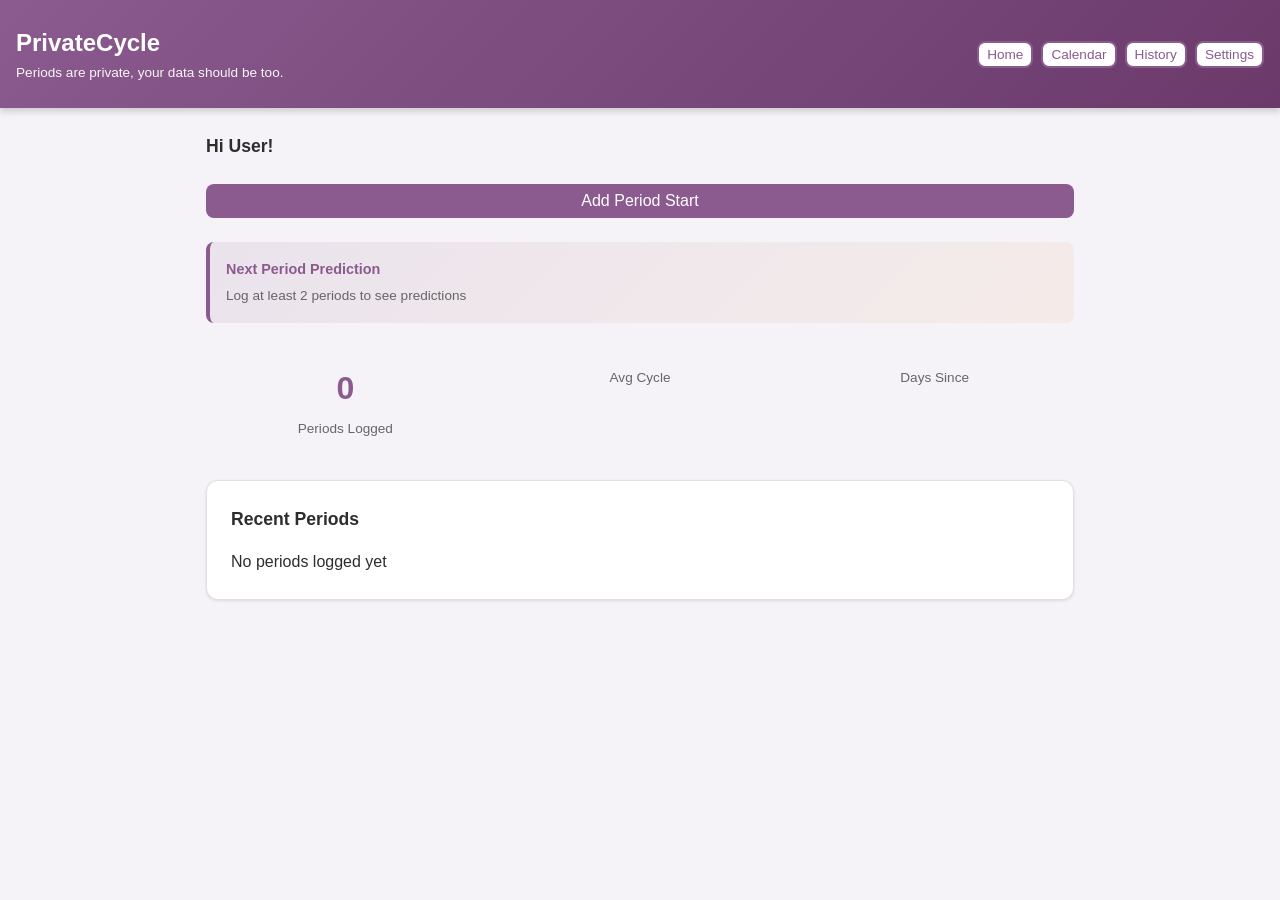
<file: index(1).html>
<!DOCTYPE html>
<html lang="en">
<head>
    <meta charset="UTF-8">
    <meta name="viewport" content="width=device-width, initial-scale=1.0">
    <meta name="description" content="PrivateCycle - Periods are private, your data should be too.">
    <meta name="theme-color" content="#8B5A8E">
    <title>PrivateCycle - Private Period Tracker</title>
    <style>
        /* DESIGN SYSTEM CSS VARIABLES */
        :root {
            --primary: #8B5A8E;
            --primary-light: #A66FA6;
            --primary-dark: #6B3A6B;
            --accent-period: #E8586A;
            --accent-predict: #F0A76D;
            --accent-fertile: #5AB475;
            --accent-ovulation: #FFB6D9;
            --bg-light: #F5F3F7;
            --bg-white: #FFFFFF;
            --text-dark: #2D2D2D;
            --text-gray: #666666;
            --text-light: #999999;
            --border: #E0E0E0;
            --error: #D32F2F;
            --success: #388E3C;
            --shadow-sm: 0 1px 3px rgba(0, 0, 0, 0.1);
            --shadow-md: 0 4px 6px rgba(0, 0, 0, 0.15);
            --shadow-lg: 0 10px 20px rgba(0, 0, 0, 0.2);
            --radius: 8px;
            --radius-lg: 12px;
            --spacing-xs: 4px;
            --spacing-sm: 8px;
            --spacing-md: 16px;
            --spacing-lg: 24px;
            --spacing-xl: 32px;
        }

        /* DARK MODE DEFAULTS */
        @media (prefers-color-scheme: dark) {
            :root {
                --bg-light: #121212;
                --bg-white: #1E1E1E;
                --text-dark: #E0E0E0;
                --text-gray: #B0B0B0;
                --text-light: #808080;
                --border: #333333;
                --shadow-sm: 0 1px 3px rgba(0, 0, 0, 0.4);
                --shadow-md: 0 4px 6px rgba(0, 0, 0, 0.5);
                --shadow-lg: 0 10px 20px rgba(0, 0, 0, 0.6);
            }
        }

        /* LIGHT MODE OVERRIDES */
        .light-theme {
            --bg-light: #F5F3F7;
            --bg-white: #FFFFFF;
            --text-dark: #2D2D2D;
            --text-gray: #666666;
            --text-light: #999999;
            --border: #E0E0E0;
            --shadow-sm: 0 1px 3px rgba(0, 0, 0, 0.1);
            --shadow-md: 0 4px 6px rgba(0, 0, 0, 0.15);
            --shadow-lg: 0 10px 20px rgba(0, 0, 0, 0.2);
        }

        .nav-buttons button.active {
            background: var(--primary) !important;
            color: white !important;
            border-color: var(--primary) !important;
            box-shadow: 0 4px 12px rgba(139, 90, 142, 0.3) !important;
        }

        .nav-buttons button.active:hover {
            background: var(--primary-light) !important;
            transform: translateY(-2px) !important;
        }

        /* BASE STYLES */
        * { margin: 0; padding: 0; box-sizing: border-box; }
        html, body { width: 100%; height: 100%; font-family: -apple-system, BlinkMacSystemFont, 'Segoe UI', Roboto, 'Helvetica Neue', Arial, sans-serif; background-color: var(--bg-light); color: var(--text-dark); line-height: 1.6; }
        body { display: flex; flex-direction: column; }

        /* LAYOUT STRUCTURE */
        #app-container { display: flex; flex-direction: column; height: 100%; width: 100%; }
        .screen { display: none; flex: 1; overflow-y: auto; animation: fadeIn 0.3s ease-in-out; }
        .screen.active { display: flex; flex-direction: column; }
        @keyframes fadeIn { from { opacity: 0; } to { opacity: 1; } }

        /* PIN Lock Screen */
        #lockScreen {
            position: fixed;
            top: 0;
            left: 0;
            width: 100%;
            height: 100%;
            background: var(--bg-light);
            z-index: 9999;
            display: flex;
            flex-direction: column;
            align-items: center;
            justify-content: center;
            gap: var(--spacing-lg);
            padding: var(--spacing-lg);
        }
        #lockScreen.hidden { display: none; }

        /* HEADER */
        .header {
            background: linear-gradient(135deg, var(--primary) 0%, var(--primary-dark) 100%);
            color: white;
            padding: var(--spacing-lg) var(--spacing-md);
            box-shadow: var(--shadow-md);
            display: flex;
            justify-content: space-between;
            align-items: center;
            flex-wrap: wrap;
            gap: var(--spacing-md);
        }
        .header h1 { font-size: 1.5rem; font-weight: 600; margin: 0; }
        .header-subtitle { font-size: 0.85rem; opacity: 0.95; font-weight: 400; }
        .nav-buttons { display: flex; gap: var(--spacing-sm); flex-wrap: wrap; }

        /* MAIN CONTENT */
        .content { flex: 1; overflow-y: auto; padding: var(--spacing-lg) var(--spacing-md); max-width: 900px; margin: 0 auto; width: 100%; }

        /* BUTTONS */
        button { padding: var(--spacing-sm) var(--spacing-md); border: none; border-radius: var(--radius); font-size: 1rem; font-weight: 500; cursor: pointer; transition: all 0.2s ease; display: inline-flex; align-items: center; gap: var(--spacing-xs); }
        button:hover:not(:disabled) { transform: translateY(-2px); box-shadow: var(--shadow-md); }
        button:active:not(:disabled) { transform: translateY(0); }
        button:disabled { opacity: 0.5; cursor: not-allowed; }

        .btn-primary { background: var(--primary); color: white; }
        .btn-primary:hover:not(:disabled) { background: var(--primary-light); }
        .btn-secondary { background: var(--bg-white); color: var(--primary); border: 2px solid var(--primary); }
        .btn-secondary:hover:not(:disabled) { background: var(--bg-light); }
        .btn-danger { background: var(--error); color: white; }
        .btn-danger:hover:not(:disabled) { background: #B71C1C; }
        .btn-success { background: var(--success); color: white; }
        .btn-success:hover:not(:disabled) { background: #2E7D32; }
        .btn-sm { padding: var(--spacing-xs) var(--spacing-sm); font-size: 0.85rem; }
        .btn-full-width { width: 100%; justify-content: center; }

        /* FORMS & INPUTS */
        .form-group { margin-bottom: var(--spacing-lg); display: flex; flex-direction: column; gap: var(--spacing-sm); }
        label { font-weight: 500; color: var(--text-dark); font-size: 0.95rem; }
        input[type="text"], input[type="date"], input[type="number"], input[type="password"], textarea, select {
            padding: var(--spacing-sm) var(--spacing-md);
            border: 1px solid var(--border);
            border-radius: var(--radius);
            font-size: 1rem;
            font-family: inherit;
            transition: border-color 0.2s ease;
        }
        input:focus, textarea:focus, select:focus { outline: none; border-color: var(--primary); box-shadow: 0 0 0 3px rgba(139, 90, 142, 0.1); }
        textarea { resize: vertical; min-height: 100px; }
        select { -webkit-appearance: none; -moz-appearance: none; appearance: none; }

        /* TOGGLE SWITCH */
        .toggle-switch { display: flex; align-items: center; gap: var(--spacing-md); justify-content: space-between; }
        .toggle-switch input[type="checkbox"] {
            appearance: none;
            width: 50px;
            height: 28px;
            background: var(--border);
            border-radius: 14px;
            cursor: pointer;
            position: relative;
            transition: background 0.3s ease;
            border: none;
        }
        .toggle-switch input[type="checkbox"]::after {
            content: '';
            position: absolute;
            width: 24px;
            height: 24px;
            background: white;
            border-radius: 12px;
            top: 2px;
            left: 2px;
            transition: left 0.3s ease;
            box-shadow: var(--shadow-sm);
        }
        .toggle-switch input[type="checkbox"]:checked { background: var(--primary); }
        .toggle-switch input[type="checkbox"]:checked::after { left: 24px; }

        /* CARDS & CONTAINERS */
        .card { background: var(--bg-white); border-radius: var(--radius-lg); padding: var(--spacing-lg); box-shadow: var(--shadow-sm); margin-bottom: var(--spacing-lg); border: 1px solid var(--border); }
        .card-header { font-size: 1.1rem; font-weight: 600; margin-bottom: var(--spacing-md); color: var(--text-dark); }
        .card-subtitle { font-size: 0.85rem; color: var(--text-gray); margin-top: var(--spacing-xs); }
        .card-stat { text-align: center; padding: var(--spacing-md); background: var(--bg-light); border-radius: var(--radius); }
        .card-stat-value { font-size: 2rem; font-weight: 700; color: var(--primary); }
        .card-stat-label { font-size: 0.85rem; color: var(--text-gray); margin-top: var(--spacing-xs); }

        /* GRID LAYOUTS */
        .grid { display: grid; gap: var(--spacing-md); }
        .grid-2 { grid-template-columns: repeat(auto-fit, minmax(200px, 1fr)); }
        .grid-3 { grid-template-columns: repeat(auto-fit, minmax(150px, 1fr)); }

        /* CALENDAR STYLES */
        .calendar-header { display: flex; justify-content: space-between; align-items: center; margin-bottom: var(--spacing-lg); gap: var(--spacing-md); }
        .calendar-month-title { font-size: 1.3rem; font-weight: 600; text-align: center; flex: 1; }
        .calendar-grid { display: grid; grid-template-columns: repeat(7, 1fr); gap: var(--spacing-sm); margin-bottom: var(--spacing-lg); }
        .calendar-day-header { text-align: center; font-weight: 600; color: var(--text-gray); padding: var(--spacing-sm); font-size: 0.85rem; }
        .calendar-day {
            aspect-ratio: 1;
            display: flex;
            align-items: center;
            justify-content: center;
            border-radius: var(--radius);
            cursor: pointer;
            position: relative;
            font-weight: 500;
            transition: all 0.2s ease;
            border: 1px solid transparent;
            background: var(--bg-white);
            font-size: 0.9rem;
        }
        .calendar-day:hover:not(.empty) { border-color: var(--primary); transform: scale(1.05); }
        .calendar-day.empty { color: var(--text-light); cursor: default; background: transparent; }
        .calendar-day.period { background: rgba(232, 88, 106, 0.15); color: var(--accent-period); font-weight: 600; }
        .calendar-day.predicted { background: rgba(240, 167, 109, 0.15); border: 2px solid var(--accent-predict); }
        .calendar-day.fertile { background: rgba(90, 180, 117, 0.15); }
        .calendar-day.ovulation { background: rgba(255, 182, 217, 0.3); border: 2px solid var(--accent-ovulation); }

        /* LISTS */
        .list { display: flex; flex-direction: column; gap: var(--spacing-sm); }
        .list-item { background: var(--bg-white); border: 1px solid var(--border); border-radius: var(--radius); padding: var(--spacing-md); display: flex; justify-content: space-between; align-items: center; gap: var(--spacing-md); transition: all 0.2s ease; }
        .list-item:hover { box-shadow: var(--shadow-sm); border-color: var(--primary); }
        .list-item-main { flex: 1; }
        .list-item-title { font-weight: 600; color: var(--text-dark); margin-bottom: var(--spacing-xs); }
        .list-item-subtitle { font-size: 0.85rem; color: var(--text-gray); }

        /* MODALS */
        .modal-overlay { position: fixed; top: 0; left: 0; width: 100%; height: 100%; background: rgba(0, 0, 0, 0.5); display: flex; align-items: center; justify-content: center; z-index: 1000; padding: var(--spacing-md); }
        .modal-overlay.hidden { display: none; }
        .modal-content { background: var(--bg-white); border-radius: var(--radius-lg); padding: var(--spacing-lg); max-width: 500px; width: 100%; max-height: 90vh; overflow-y: auto; box-shadow: var(--shadow-lg); animation: slideUp 0.3s ease-out; }
        @keyframes slideUp { from { transform: translateY(20px); opacity: 0; } to { transform: translateY(0); opacity: 1; } }
        .modal-header { font-size: 1.3rem; font-weight: 600; margin-bottom: var(--spacing-lg); display: flex; justify-content: space-between; align-items: center; }
        .modal-close { background: none; border: none; font-size: 1.5rem; cursor: pointer; color: var(--text-gray); padding: 0; width: 32px; height: 32px; display: flex; align-items: center; justify-content: center; }
        .modal-close:hover { color: var(--text-dark); }
        .modal-footer { display: flex; gap: var(--spacing-md); margin-top: var(--spacing-lg); flex-wrap: wrap; }

        /* ALERTS */
        .alert { padding: var(--spacing-md); border-radius: var(--radius); margin-bottom: var(--spacing-lg); display: flex; gap: var(--spacing-md); align-items: flex-start; }
        .alert-icon { flex-shrink: 0; font-size: 1.3rem; }
        .alert-success { background: rgba(56, 142, 60, 0.1); color: var(--success); border: 1px solid rgba(56, 142, 60, 0.3); }
        .alert-error { background: rgba(211, 47, 47, 0.1); color: var(--error); border: 1px solid rgba(211, 47, 47, 0.3); }
        .alert-info { background: rgba(139, 90, 142, 0.1); color: var(--primary); border: 1px solid rgba(139, 90, 142, 0.3); }

        /* PIN INPUT */
        .pin-input-container { display: flex; gap: var(--spacing-md); justify-content: center; margin: var(--spacing-lg) 0; }
        .pin-digit { width: 50px; height: 50px; border: 2px solid var(--border); border-radius: var(--radius); text-align: center; font-size: 1.5rem; font-weight: 600; color: var(--text-dark); letter-spacing: 0.2em; transition: all 0.2s ease; }
        .pin-digit:focus { outline: none; border-color: var(--primary); box-shadow: 0 0 0 3px rgba(139, 90, 142, 0.1); }
        .pin-digit.filled { border-color: var(--primary); background: rgba(139, 90, 142, 0.05); }

        /* RESPONSIVE */
        @media (max-width: 768px) {
            .content { padding: var(--spacing-md); }
            .header { padding: var(--spacing-md); }
            .header h1 { font-size: 1.2rem; }
            .card { padding: var(--spacing-md); }
            .grid-2 { grid-template-columns: 1fr; }
            .modal-content { max-width: 95%; }
        }

        /* UTILITY CLASSES */
        .hidden { display: none !important; }
        .mt { margin-top: var(--spacing-lg); }
        .mb { margin-bottom: var(--spacing-lg); }
        .gap { gap: var(--spacing-lg); }

        /* ONBOARDING */
        .onboarding-container { display: flex; flex-direction: column; align-items: center; justify-content: center; gap: var(--spacing-lg); max-width: 500px; margin: 0 auto; padding: var(--spacing-xl) var(--spacing-md); text-align: center; }
        .onboarding-title { font-size: 2rem; font-weight: 700; color: var(--primary); }
        .onboarding-subtitle { font-size: 1rem; color: var(--text-gray); line-height: 1.8; }
        .privacy-features { background: var(--bg-light); border-radius: var(--radius-lg); padding: var(--spacing-lg); text-align: left; margin: var(--spacing-lg) 0; }
        .privacy-features li { margin-bottom: var(--spacing-md); display: flex; gap: var(--spacing-md); align-items: flex-start; }
        .privacy-features li::before { content: '✓'; color: var(--success); font-weight: 600; flex-shrink: 0; font-size: 1.2rem; }

        /* DASHBOARD */
        .prediction-panel { background: linear-gradient(135deg, rgba(139, 90, 142, 0.1) 0%, rgba(240, 167, 109, 0.1) 100%); border-left: 4px solid var(--primary); padding: var(--spacing-md); border-radius: var(--radius); margin-bottom: var(--spacing-lg); }
        .prediction-panel-title { font-weight: 600; color: var(--primary); font-size: 0.9rem; margin-bottom: var(--spacing-xs); }
        .prediction-panel-value { font-size: 1.3rem; font-weight: 700; color: var(--text-dark); margin-bottom: var(--spacing-xs); }
        .prediction-panel-subtitle { font-size: 0.85rem; color: var(--text-gray); }

        /* EMPTY STATE */
        .empty-state { text-align: center; padding: var(--spacing-xl); color: var(--text-gray); }
        .empty-state-title { font-weight: 600; margin-bottom: var(--spacing-sm); color: var(--text-dark); }

    </style>
</head>
<body>
    <div id="app-container">
        <!-- LOCK SCREEN PIN Protection -->
        <div id="lockScreen">
            <div style="text-align: center; margin-bottom: 20px;">
                <div style="font-size: 3rem; margin-bottom: 10px;">❣️</div>
                <h2 style="color: var(--primary); margin-bottom: 5px;">PrivateCycle</h2>
                <p style="color: var(--text-gray);">Enter your PIN to continue</p>
            </div>
            <div class="pin-input-container" id="pinInputContainer">
                <input type="password" class="pin-digit" maxlength="1" inputmode="numeric" aria-label="PIN digit 1">
                <input type="password" class="pin-digit" maxlength="1" inputmode="numeric" aria-label="PIN digit 2">
                <input type="password" class="pin-digit" maxlength="1" inputmode="numeric" aria-label="PIN digit 3">
                <input type="password" class="pin-digit" maxlength="1" inputmode="numeric" aria-label="PIN digit 4">
            </div>
            <div id="pinError" style="color: var(--error); font-size: 0.9rem; min-height: 20px; text-align: center;"></div>
            <button class="btn-secondary btn-sm" id="forgotPinBtn" style="margin-top: 10px;">Forgot PIN? Clear Data</button>
        </div>

        <!-- MAIN APP HEADER -->
        <div class="header" id="headerContainer">
            <div>
                <h1>PrivateCycle</h1>
                <div class="header-subtitle" id="headerSubtitle">Periods are private, your data should be too.</div>
            </div>
            <div class="nav-buttons">
                <button class="btn-secondary btn-sm" id="btnHome" onclick="app.showScreen('home')">Home</button>
                <button class="btn-secondary btn-sm" id="btnCalendar" onclick="app.showScreen('calendar')">Calendar</button>
                <button class="btn-secondary btn-sm" id="btnHistory" onclick="app.showScreen('history')">History</button>
                <button class="btn-secondary btn-sm" id="btnSettings" onclick="app.showScreen('settings')">Settings</button>
            </div>
        </div>

        <!-- SCREEN 1: ONBOARDING -->
        <div class="screen" id="onboardingScreen">
            <div class="content">
                <div class="onboarding-container">
                    <h1 class="onboarding-title">Welcome to PrivateCycle</h1>
                    <p class="onboarding-subtitle">Track your menstrual cycle with complete privacy. Your data never leaves this device.</p>
                    <div class="privacy-features">
                        <strong style="display: block; margin-bottom: 10px;">Your Privacy Promise</strong>
                        <ul style="list-style: none; padding: 0;">
                            <li>No account required</li>
                            <li>No cloud storage or sync</li>
                            <li>No analytics or tracking</li>
                            <li>No ads or third-party data sharing</li>
                            <li>Optional PIN lock for security</li>
                            <li>Encrypted local backups available</li>
                        </ul>
                    </div>
                    <div class="form-group" style="width: 100%;">
                        <label for="onboardingName">What should we call you? (optional)</label>
                        <input type="text" id="onboardingName" placeholder="e.g., Sarah" style="text-align: center;">
                        <div class="card-subtitle" style="text-align: center; margin: 0;">Leave blank to use "User"</div>
                    </div>
                    <button class="btn-primary btn-full-width" onclick="app.completeOnboarding()">Start Tracking</button>
                    <button class="btn-secondary btn-full-width" onclick="document.getElementById('aboutModal').classList.remove('hidden')">Learn More</button>
                </div>
            </div>
        </div>

        <!-- SCREEN 2: HOME DASHBOARD -->
        <div class="screen" id="homeScreen">
            <div class="content">
                <div id="homeGreeting" class="card-header" style="margin-bottom: var(--spacing-lg);">Hi User!</div>
                <button class="btn-primary btn-full-width" onclick="app.showModal('addPeriodModal')" style="margin-bottom: var(--spacing-lg);">Add Period Start</button>
                
                <div id="predictionPanel" class="prediction-panel">
                    <div class="prediction-panel-title">Next Period Prediction</div>
                    <div class="prediction-panel-value" id="predictionDate"></div>
                    <div class="prediction-panel-subtitle" id="predictionInfo">Log at least 2 periods to see predictions</div>
                </div>

                <div id="fertileWindowPanel" class="prediction-panel" style="border-left-color: var(--accent-fertile); display: none;">
                    <div class="prediction-panel-title">❣️ Fertile Window (Trying to Conceive)</div>
                    <div class="prediction-panel-value" id="fertileWindowDate"></div>
                    <div class="prediction-panel-subtitle" id="fertileWindowInfo">Based on ovulation calculations</div>
                </div>

                <div class="grid grid-3" style="margin-bottom: var(--spacing-lg);">
                    <div class="card-stat">
                        <div class="card-stat-value" id="totalPeriodsCount">0</div>
                        <div class="card-stat-label">Periods Logged</div>
                    </div>
                    <div class="card-stat">
                        <div class="card-stat-value" id="avgCycleLength"></div>
                        <div class="card-stat-label">Avg Cycle</div>
                    </div>
                    <div class="card-stat">
                        <div class="card-stat-value" id="lastPeriodDaysAgo"></div>
                        <div class="card-stat-label">Days Since</div>
                    </div>
                </div>

                <div class="card">
                    <div class="card-header">Recent Periods</div>
                    <div id="recentPeriodsList" class="list">
                        <div class="empty-state-text">No periods logged yet</div>
                    </div>
                </div>
            </div>
        </div>

        <!-- SCREEN 3: CALENDAR -->
        <div class="screen" id="calendarScreen">
            <div class="content">
                <div class="card">
                    <div class="calendar-header">
                        <button class="btn-secondary btn-sm" id="prevMonthBtn" onclick="app.calendar.prevMonth()">Prev</button>
                        <div class="calendar-month-title" id="calendarMonthTitle">November 2025</div>
                        <button class="btn-secondary btn-sm" id="nextMonthBtn" onclick="app.calendar.nextMonth()">Next</button>
                    </div>
                    <div class="calendar-grid" id="calendarGrid"><!-- Populated by JavaScript --></div>
                </div>

                <div class="card">
                    <div class="card-header">Legend</div>
                    <div style="display: flex; flex-direction: column; gap: var(--spacing-md); font-size: 0.9rem;">
                        <div style="display: flex; align-items: center; gap: var(--spacing-md);">
                            <div style="width: 20px; height: 20px; background: rgba(232, 88, 106, 0.15); border-radius: 4px;"></div>
                            <span>Period days</span>
                        </div>
                        <div style="display: flex; align-items: center; gap: var(--spacing-md);">
                            <div style="width: 20px; height: 20px; background: rgba(240, 167, 109, 0.15); border: 2px solid var(--accent-predict); border-radius: 4px;"></div>
                            <span>Predicted period start</span>
                        </div>
                        <div id="legendFertile" style="display: none; display: flex; align-items: center; gap: var(--spacing-md);">
                            <div style="width: 20px; height: 20px; background: rgba(90, 180, 117, 0.15); border-radius: 4px;"></div>
                            <span>Fertile window</span>
                        </div>
                        <div id="legendOvulation" style="display: none; display: flex; align-items: center; gap: var(--spacing-md);">
                            <div style="width: 20px; height: 20px; background: rgba(255, 182, 217, 0.3); border: 2px solid var(--accent-ovulation); border-radius: 4px;"></div>
                            <span>Ovulation day</span>
                        </div>
                    </div>
                </div>
            </div>
        </div>

        <!-- SCREEN 4: HISTORY -->
        <div class="screen" id="historyScreen">
            <div class="content">
                <div class="card">
                    <div class="card-header">Period History</div>
                    <div id="historyList" class="list">
                        <div class="empty-state-text">No periods logged yet</div>
                    </div>
                </div>
            </div>
        </div>

        <!-- SCREEN 5: SETTINGS -->
        <div class="screen" id="settingsScreen">
            <div class="content">
                <div class="card">
                    <div class="card-header">Profile</div>
                    <div class="form-group">
                        <label for="settingsName">Your Name</label>
                        <input type="text" id="settingsName" placeholder="Enter your name">
                    </div>
                    <button class="btn-primary" onclick="app.saveProfileName()">Save Name</button>
                </div>

                <div class="card">
                    <div class="card-header">Tracking Preferences</div>
                    <div class="form-group">
                        <label>
                            <div class="toggle-switch">
                                <span>Trying to Conceive</span>
                                <input type="checkbox" id="settingsTTC" onchange="app.saveSetting('isTryingToConceive', this.checked)">
                            </div>
                        </label>
                        <div class="card-subtitle" style="margin-top: 8px;">Shows fertile window and ovulation predictions</div>
                    </div>
                </div>

                <div class="card">
                    <div class="card-header">Security & Privacy</div>
                    <div class="form-group">
                        <label>
                            <div class="toggle-switch">
                                <span>Lock App with PIN</span>
                                <input type="checkbox" id="settingsAppLock" onchange="app.toggleAppLock()">
                            </div>
                        </label>
                        <div class="card-subtitle" style="margin-top: 8px;">Requires PIN to open the app</div>
                    </div>
                    <button class="btn-secondary" id="changePinBtn" onclick="app.showModal('changePinModal')" style="display: none;">Change PIN</button>
                </div>

                <div class="card">
                    <div class="card-header">Appearance</div>
                    <div class="form-group">
                        <label>
                            <div class="toggle-switch">
                                <span>Dark Mode</span>
                                <input type="checkbox" id="settingsDarkMode" onchange="app.toggleDarkMode()">
                            </div>
                        </label>
                        <div class="card-subtitle" style="margin-top: 8px;">Switch between dark and light themes</div>
                    </div>
                </div>

                <div class="card">
                    <div class="card-header">Data Management</div>
                    <button class="btn-primary btn-full-width" onclick="app.showModal('exportModal')" style="margin-bottom: var(--spacing-md);">Export Encrypted Backup</button>
                    <button class="btn-secondary btn-full-width" onclick="app.showModal('importModal')" style="margin-bottom: var(--spacing-md);">Import Backup</button>
                    <button class="btn-danger btn-full-width" onclick="app.showModal('clearDataModal')">Clear All Data</button>
                </div>

                <div class="card">
                    <button class="btn-secondary btn-full-width" onclick="app.showModal('aboutModal')">About & Privacy</button>
                </div>
            </div>
        </div>

        <!-- MODALS: Add Period -->
        <div class="modal-overlay hidden" id="addPeriodModal">
            <div class="modal-content">
                <div class="modal-header">
                    <span>Add Period Start</span>
                    <button class="modal-close" onclick="app.hideModal('addPeriodModal')">×</button>
                </div>
                <div class="form-group">
                    <label for="addPeriodDate">Start Date</label>
                    <input type="date" id="addPeriodDate">
                </div>
                <div class="form-group">
                    <label for="addPeriodEndDate">End Date (optional)</label>
                    <input type="date" id="addPeriodEndDate">
                </div>
                <div class="modal-footer">
                    <button class="btn-secondary btn-full-width" onclick="app.hideModal('addPeriodModal')">Cancel</button>
                    <button class="btn-primary btn-full-width" onclick="app.addPeriod()">Add Period</button>
                </div>
            </div>
        </div>

        <!-- MODALS: Edit Period -->
        <div class="modal-overlay hidden" id="editPeriodModal">
            <div class="modal-content">
                <div class="modal-header">
                    <span>Edit Period</span>
                    <button class="modal-close" onclick="app.hideModal('editPeriodModal')">×</button>
                </div>
                <div class="form-group">
                    <label for="editPeriodDate">Start Date</label>
                    <input type="date" id="editPeriodDate">
                </div>
                <div class="form-group">
                    <label for="editPeriodEndDate">End Date (optional)</label>
                    <input type="date" id="editPeriodEndDate">
                </div>
                <div class="modal-footer">
                    <button class="btn-danger" onclick="app.deletePeriod(app.currentEditingPeriodId)">Delete</button>
                    <button class="btn-secondary" onclick="app.hideModal('editPeriodModal')">Cancel</button>
                    <button class="btn-primary" onclick="app.updatePeriod()">Save Changes</button>
                </div>
            </div>
        </div>

        <!-- MODALS: Change PIN -->
        <div class="modal-overlay hidden" id="changePinModal">
            <div class="modal-content">
                <div class="modal-header">
                    <span>Setup PIN Lock</span>
                    <button class="modal-close" onclick="app.hideModal('changePinModal')">×</button>
                </div>
                <p style="color: var(--text-gray); margin-bottom: var(--spacing-lg);">Enter a 4-6 digit PIN to lock your app</p>
                <div class="form-group">
                    <label for="newPin">New PIN</label>
                    <input type="password" id="newPin" inputmode="numeric" placeholder="4-6 digits" pattern="[0-9]{4,6}">
                </div>
                <div class="form-group">
                    <label for="confirmPin">Confirm PIN</label>
                    <input type="password" id="confirmPin" inputmode="numeric" placeholder="Re-enter PIN" pattern="[0-9]{4,6}">
                </div>
                <div id="pinSetupError" style="color: var(--error); font-size: 0.9rem; margin-bottom: var(--spacing-md);"></div>
                <div class="modal-footer">
                    <button class="btn-secondary btn-full-width" onclick="app.hideModal('changePinModal')">Cancel</button>
                    <button class="btn-primary btn-full-width" onclick="app.setupPin()">Set PIN</button>
                </div>
            </div>
        </div>

        <!-- MODALS: Export Backup -->
        <div class="modal-overlay hidden" id="exportModal">
            <div class="modal-content">
                <div class="modal-header">
                    <span>Export Encrypted Backup</span>
                    <button class="modal-close" onclick="app.hideModal('exportModal')">×</button>
                </div>
                <p style="color: var(--text-gray); margin-bottom: var(--spacing-lg);">All your data will be encrypted with a password and downloaded. Keep it safe!</p>
                <div class="form-group">
                    <label for="exportPassword">Backup Password</label>
                    <input type="password" id="exportPassword" placeholder="Enter a strong password">
                </div>
                <div class="card-subtitle" style="margin-top: 5px;">You'll need this to restore the backup</div>
                <div class="form-group" style="margin-top: var(--spacing-md);">
                    <label for="exportPasswordConfirm">Confirm Password</label>
                    <input type="password" id="exportPasswordConfirm" placeholder="Re-enter password">
                </div>
                <div id="exportError" style="color: var(--error); font-size: 0.9rem; margin-bottom: var(--spacing-md);"></div>
                <div class="modal-footer">
                    <button class="btn-secondary btn-full-width" onclick="app.hideModal('exportModal')">Cancel</button>
                    <button class="btn-primary btn-full-width" id="exportBtn" onclick="app.exportBackup()">Download Backup</button>
                </div>
            </div>
        </div>

        <!-- MODALS: Import Backup -->
        <div class="modal-overlay hidden" id="importModal">
            <div class="modal-content">
                <div class="modal-header">
                    <span>Import Encrypted Backup</span>
                    <button class="modal-close" onclick="app.hideModal('importModal')">×</button>
                </div>
                <p style="color: var(--text-gray); margin-bottom: var(--spacing-lg);">Select a backup file and enter the password to restore your data.</p>
                <div class="form-group">
                    <label for="importFile">Select Backup File</label>
                    <input type="file" id="importFile" accept=".enc,application/octet-stream">
                </div>
                <div class="card-subtitle" style="margin-top: 5px;">Files: privatecycle-backup.json.enc</div>
                <div class="form-group" style="margin-top: var(--spacing-md);">
                    <label for="importPassword">Backup Password</label>
                    <input type="password" id="importPassword" placeholder="Enter the backup password">
                </div>
                <div id="importError" style="color: var(--error); font-size: 0.9rem; margin-bottom: var(--spacing-md);"></div>
                <div class="modal-footer">
                    <button class="btn-secondary btn-full-width" onclick="app.hideModal('importModal')">Cancel</button>
                    <button class="btn-primary btn-full-width" id="importBtn" onclick="app.importBackup()">Import Backup</button>
                </div>
            </div>
        </div>

        <!-- MODALS: Clear Data -->
        <div class="modal-overlay hidden" id="clearDataModal">
            <div class="modal-content">
                <div class="modal-header">
                    <span>Clear All Data</span>
                    <button class="modal-close" onclick="app.hideModal('clearDataModal')">×</button>
                </div>
                <div class="alert alert-error">
                    <div class="alert-icon">⚠️</div>
                    <div>
                        <strong>This cannot be undone!</strong>
                        <p style="margin-top: 5px;">All your period data, settings, and profile information will be permanently deleted.</p>
                    </div>
                </div>
                <p style="color: var(--text-gray); margin-bottom: var(--spacing-lg); margin-top: var(--spacing-lg);">Type DELETE below to confirm</p>
                <div class="form-group">
                    <input type="text" id="clearDataConfirm" placeholder="Type DELETE to confirm">
                </div>
                <script>
                    document.getElementById('clearDataConfirm').addEventListener('input', function() {
                        document.getElementById('clearDataBtn').disabled = this.value !== 'DELETE';
                    });
                </script>
                <div class="modal-footer">
                    <button class="btn-secondary btn-full-width" onclick="app.hideModal('clearDataModal')">Cancel</button>
                    <button class="btn-danger btn-full-width" id="clearDataBtn" disabled onclick="app.clearAllData()">Clear All Data</button>
                </div>
            </div>
        </div>

        <!-- MODALS: About -->
        <div class="modal-overlay hidden" id="aboutModal">
            <div class="modal-content">
                <div class="modal-header">
                    <span>About PrivateCycle</span>
                    <button class="modal-close" onclick="app.hideModal('aboutModal')">×</button>
                </div>
                <div style="color: var(--text-gray); line-height: 1.8;">
                    <h3 style="color: var(--primary); margin-top: 0;">Your Privacy, Our Priority</h3>
                    <p><strong>PrivateCycle</strong> is a completely private, offline period tracking app. All your data stays on your device—no servers, no cloud, no tracking.</p>
                    
                    <h4 style="color: var(--primary); margin-top: var(--spacing-lg);">What We Don't Do</h4>
                    <ul style="list-style-position: inside; margin-left: 10px;">
                        <li>No account required</li>
                        <li>No internet connection needed</li>
                        <li>No analytics or ads</li>
                        <li>No third-party data sharing</li>
                        <li>No tracking or profiling</li>
                    </ul>

                    <h4 style="color: var(--primary); margin-top: var(--spacing-lg);">How We Keep You Safe</h4>
                    <ul style="list-style-position: inside; margin-left: 10px;">
                        <li>Optional PIN lock for your phone</li>
                        <li>Encrypted backups with AES-256</li>
                        <li>Open-source code—inspect it yourself</li>
                        <li>No authentication or login</li>
                    </ul>

                    <h4 style="color: var(--primary); margin-top: var(--spacing-lg);">How Predictions Work</h4>
                    <p>PrivateCycle uses Naegele's rule and cycle pattern analysis for accurate predictions:</p>
                    <ol style="list-style-position: inside; margin-left: 10px;">
                        <li>Calculate average cycle length from your last 6-12 cycles</li>
                        <li>Add average length to your last period start date</li>
                        <li>For Trying to Conceive: estimate ovulation at day 14 before next period</li>
                        <li>Show fertile window 5 days before to 1 day after ovulation</li>
                        <li>Adjust predictions based on variations in your cycles</li>
                    </ol>

                    <p style="margin-top: var(--spacing-lg); font-size: 0.9rem;">
                        <strong>Medical Disclaimer</strong><br>
                        This app is for tracking and education only. It is not a contraceptive tool and should not be relied upon for preventing pregnancy. Consult a healthcare provider for medical advice.
                    </p>
                    
                    <div style="background: var(--bg-light); padding: var(--spacing-md); border-radius: var(--radius); margin-top: var(--spacing-lg);">
                        <p style="margin: 0; font-size: 0.85rem;">
                            <strong>Version</strong> 1.1.0<br>
                            <strong>Last Updated</strong> November 2025
                        </p>
                    </div>
                </div>
                <div class="modal-footer" style="margin-top: var(--spacing-lg);">
                    <button class="btn-secondary btn-full-width" onclick="app.hideModal('aboutModal')">Close</button>
                </div>
            </div>
        </div>
    </div>

    <script>
        // ===== CRYPTO UTILITIES =====
        const Crypto = {
            async hashPIN(pin) {
                const encoder = new TextEncoder();
                const data = encoder.encode(pin);
                const hashBuffer = await crypto.subtle.digest('SHA-256', data);
                return this.bufferToHex(hashBuffer);
            },
            bufferToHex(buffer) {
                const view = new Uint8Array(buffer);
                return Array.from(view).map(b => b.toString(16).padStart(2, '0')).join('');
            },
            hexToBuffer(hex) {
                const bytes = new Uint8Array(hex.length / 2);
                for (let i = 0; i < hex.length; i += 2) {
                    bytes[i / 2] = parseInt(hex.substr(i, 2), 16);
                }
                return bytes;
            },
            generateSalt(length = 16) {
                return crypto.getRandomValues(new Uint8Array(length));
            },
            async encryptBackup(data, password) {
                try {
                    const encoder = new TextEncoder();
                    const jsonString = JSON.stringify(data);
                    const plaintext = encoder.encode(jsonString);
                    const salt = this.generateSalt(32);
                    const iv = this.generateSalt(12);
                    const passwordKey = await crypto.subtle.importKey('raw', encoder.encode(password), 'PBKDF2', false, ['deriveKey']);
                    const key = await crypto.subtle.deriveKey(
                        { name: 'PBKDF2', salt: salt, iterations: 100000, hash: 'SHA-256' },
                        passwordKey,
                        { name: 'AES-GCM', length: 256 },
                        false,
                        ['encrypt']
                    );
                    const ciphertext = await crypto.subtle.encrypt({ name: 'AES-GCM', iv: iv }, key, plaintext);
                    const version = new Uint8Array(1);
                    const encrypted = new Uint8Array(version.length + salt.length + iv.length + ciphertext.byteLength);
                    encrypted.set(version, 0);
                    encrypted.set(salt, version.length);
                    encrypted.set(iv, version.length + salt.length);
                    encrypted.set(new Uint8Array(ciphertext), version.length + salt.length + iv.length);
                    return this.bufferToHex(encrypted);
                } catch (e) {
                    console.error('Encryption failed:', e);
                    throw new Error('Failed to encrypt backup');
                }
            },
            async decryptBackup(encryptedHex, password) {
                try {
                    const encoder = new TextEncoder();
                    const encrypted = this.hexToBuffer(encryptedHex);
                    const version = encrypted[0];
                    if (version !== 1) throw new Error('Invalid backup version');
                    const salt = encrypted.slice(1, 33);
                    const iv = encrypted.slice(33, 45);
                    const ciphertext = encrypted.slice(45);
                    const passwordKey = await crypto.subtle.importKey('raw', encoder.encode(password), 'PBKDF2', false, ['deriveKey']);
                    const key = await crypto.subtle.deriveKey(
                        { name: 'PBKDF2', salt: salt, iterations: 100000, hash: 'SHA-256' },
                        passwordKey,
                        { name: 'AES-GCM', length: 256 },
                        false,
                        ['decrypt']
                    );
                    const plaintext = await crypto.subtle.decrypt({ name: 'AES-GCM', iv: iv }, key, ciphertext);
                    const jsonString = new TextDecoder().decode(plaintext);
                    return JSON.parse(jsonString);
                } catch (e) {
                    console.error('Decryption failed:', e);
                    throw new Error('Failed to decrypt backup (wrong password?)');
                }
            }
        };

        // ===== DATA STORAGE LAYER =====
        const Store = {
            KEYS: { PROFILE: 'pc_profile', PERIODS: 'pc_periods', SETTINGS: 'pc_settings', APPLOCK_PIN: 'pc_applock_pin' },
            loadAll() {
                return {
                    profile: this.getProfile(),
                    periods: this.getPeriods(),
                    settings: this.getSettings()
                };
            },
            getProfile() {
                const profile = localStorage.getItem(this.KEYS.PROFILE);
                return profile ? JSON.parse(profile) : { name: 'User' };
            },
            setProfile(profile) {
                localStorage.setItem(this.KEYS.PROFILE, JSON.stringify(profile));
            },
            getPeriods() {
                const periods = localStorage.getItem(this.KEYS.PERIODS);
                return periods ? JSON.parse(periods) : [];
            },
            setPeriods(periods) {
                localStorage.setItem(this.KEYS.PERIODS, JSON.stringify(periods));
            },
            addPeriod(startDate, endDate = null) {
                const periods = this.getPeriods();
                const id = 'p' + Date.now() + Math.random().toString(36).substr(2, 9);
                periods.push({ id, startDate, endDate });
                periods.sort((a, b) => new Date(b.startDate) - new Date(a.startDate));
                this.setPeriods(periods);
                return id;
            },
            updatePeriod(id, startDate, endDate = null) {
                const periods = this.getPeriods();
                const period = periods.find(p => p.id === id);
                if (period) {
                    period.startDate = startDate;
                    period.endDate = endDate;
                    periods.sort((a, b) => new Date(b.startDate) - new Date(a.startDate));
                    this.setPeriods(periods);
                }
            },
            deletePeriod(id) {
                const periods = this.getPeriods().filter(p => p.id !== id);
                this.setPeriods(periods);
            },
            getSettings() {
                const settings = localStorage.getItem(this.KEYS.SETTINGS);
                return settings ? JSON.parse(settings) : { isTryingToConceive: false, isAppLockEnabled: false, isDarkMode: true, appLockPin: null };
            },
            setSetting(key, value) {
                const settings = this.getSettings();
                settings[key] = value;
                localStorage.setItem(this.KEYS.SETTINGS, JSON.stringify(settings));
            },
            getAppLockPin() {
                return localStorage.getItem(this.KEYS.APPLOCK_PIN);
            },
            setAppLockPin(pinHash) {
                localStorage.setItem(this.KEYS.APPLOCK_PIN, pinHash);
            },
            clearAll() {
                localStorage.clear();
            }
        };

        // ===== PREDICTION LOGIC (IMPROVED ACCURACY) =====
        const Prediction = {
            calculate(periods) {
                if (periods.length < 2) return null;
                
                // Sort by start date ascending
                const starts = periods.map(p => new Date(p.startDate)).sort((a, b) => a - b);
                
                // Calculate cycle lengths
                const cycleLengths = [];
                for (let i = 1; i < starts.length; i++) {
                    const diff = Math.round((starts[i] - starts[i - 1]) / (1000 * 60 * 60 * 24));
                    if (diff >= 15 && diff <= 60) cycleLengths.push(diff); // Filter outliers
                }
                
                if (cycleLengths.length === 0) return null;
                
                // Use last 6-12 cycles for better accuracy (Naegele's rule)
                const recentCycles = cycleLengths.slice(-12);
                const avgCycle = Math.round(recentCycles.reduce((a, b) => a + b, 0) / recentCycles.length);
                
                // Standard deviation for better predictions
                const variance = recentCycles.reduce((sum, x) => sum + Math.pow(x - avgCycle, 2), 0) / recentCycles.length;
                const stdDev = Math.sqrt(variance);
                
                // Predict next period
                const lastStart = starts[starts.length - 1];
                const nextPeriod = new Date(lastStart);
                nextPeriod.setDate(nextPeriod.getDate() + avgCycle);
                
                // For TTC: Calculate fertile window based on ovulation
                const ovulation = new Date(nextPeriod);
                ovulation.setDate(ovulation.getDate() - 14); // Ovulation ~14 days before period
                
                const fertileStart = new Date(ovulation);
                fertileStart.setDate(fertileStart.getDate() - 5); // 5 days before
                
                const fertileEnd = new Date(ovulation);
                fertileEnd.setDate(fertileEnd.getDate() + 1); // 1 day after
                
                return {
                    nextPeriodDate: nextPeriod,
                    ovulationDate: ovulation,
                    fertileWindow: { start: fertileStart, end: fertileEnd },
                    avgCycleLength: avgCycle,
                    variance: stdDev
                };
            }
        };

        // ===== MAIN APP =====
        const app = {
            state: {
                currentScreen: 'onboarding',
                currentEditingPeriodId: null,
                isUnlocked: false,
                calendar: { currentDate: new Date() }
            },

            init() {
                console.log('🎯 APP INITIALIZING');
                const profile = Store.getProfile();
                const periods = Store.getPeriods();
                if (profile.name && periods.length > 0) {
                    this.showScreen('home');
                } else {
                    this.showScreen('onboarding');
                }
                this.setupPINLock();
                this.updateUI();
                this.attachEventListeners();
                console.log('✅ APP READY');
            },

            setupPINLock() {
                const settings = Store.getSettings();
                if (settings.isAppLockEnabled) {
                    this.showLockScreen();
                } else {
                    this.hideLockScreen();
                    this.isUnlocked = true;
                }
            },

            showLockScreen() {
                document.getElementById('lockScreen').classList.remove('hidden');
                this.isUnlocked = false;
                setTimeout(() => this.setupPINInputHandlers(), 100);
            },

            hideLockScreen() {
                document.getElementById('lockScreen').classList.add('hidden');
                this.isUnlocked = true;
            },

            setupPINInputHandlers() {
                const inputs = document.querySelectorAll('#pinInputContainer .pin-digit');
                console.log('🔍 Found PIN inputs:', inputs.length);
                inputs.forEach((input, index) => {
                    input.addEventListener('input', (e) => {
                        if (e.target.value) {
                            if (index < inputs.length - 1) inputs[index + 1].focus();
                            else this.checkPIN();
                        }
                    });
                    input.addEventListener('keydown', (e) => {
                        if (e.key === 'Backspace' && !e.target.value && index > 0) {
                            inputs[index - 1].focus();
                        }
                    });
                });
                document.getElementById('forgotPinBtn').addEventListener('click', () => {
                    if (confirm('This will delete ALL data. Are you sure?')) {
                        Store.clearAll();
                        location.reload();
                    }
                });
                if (inputs[0]) inputs[0].focus();
            },

            async checkPIN() {
                console.log('🔍 Checking PIN...');
                const inputs = document.querySelectorAll('#pinInputContainer .pin-digit');
                const pin = Array.from(inputs).map(i => i.value).join('');
                if (pin.length === 4) {
                    const pinHash = await Crypto.hashPIN(pin);
                    const storedHash = Store.getAppLockPin();
                    if (pinHash === storedHash) {
                        inputs.forEach(i => i.value = '');
                        document.getElementById('pinError').textContent = '';
                        this.hideLockScreen();
                    } else {
                        document.getElementById('pinError').textContent = 'Invalid PIN';
                        setTimeout(() => {
                            inputs.forEach(i => i.value = '');
                            document.getElementById('pinError').textContent = '';
                            inputs[0].focus();
                        }, 1500);
                    }
                }
            },

            async toggleAppLock() {
                const toggle = document.getElementById('settingsAppLock');
                const changePinBtn = document.getElementById('changePinBtn');
                if (toggle.checked) {
                    this.showModal('changePinModal');
                } else {
                    Store.setSetting('isAppLockEnabled', false);
                    changePinBtn.style.display = 'none';
                    this.setupPINLock();
                }
            },

            async setupPin() {
                const newPin = document.getElementById('newPin').value;
                const confirmPin = document.getElementById('confirmPin').value;
                const errorEl = document.getElementById('pinSetupError');
                if (newPin.length < 4 || newPin.length > 6) {
                    errorEl.textContent = 'PIN must be 4-6 digits';
                    return;
                }
                if (!/^\d+$/.test(newPin)) {
                    errorEl.textContent = 'PIN must contain only digits';
                    return;
                }
                if (newPin !== confirmPin) {
                    errorEl.textContent = 'PINs do not match';
                    return;
                }
                const pinHash = await Crypto.hashPIN(newPin);
                Store.setAppLockPin(pinHash);
                Store.setSetting('isAppLockEnabled', true);
                document.getElementById('settingsAppLock').checked = true;
                document.getElementById('changePinBtn').style.display = 'block';
                errorEl.textContent = '';
                this.hideModal('changePinModal');
                document.getElementById('newPin').value = '';
                document.getElementById('confirmPin').value = '';
                alert('PIN set successfully!');
            },

            toggleDarkMode() {
                const toggle = document.getElementById('settingsDarkMode');
                const isDark = !toggle.checked;
                Store.setSetting('isDarkMode', isDark);
                if (isDark) {
                    document.body.classList.remove('light-theme');
                } else {
                    document.body.classList.add('light-theme');
                }
            },

            loadTheme() {
                const settings = Store.getSettings();
                const isDark = settings.isDarkMode !== false;
                const toggle = document.getElementById('settingsDarkMode');
                if (toggle) toggle.checked = !isDark;
                if (!isDark) {
                    document.body.classList.add('light-theme');
                }
            },

            showScreen(name) {
                if (!this.isUnlocked && name !== 'onboarding') return;
                const navContainer = document.querySelector('.nav-buttons');
                if (navContainer) navContainer.style.display = name === 'onboarding' ? 'none' : 'flex';
                document.querySelectorAll('.screen').forEach(screen => screen.classList.remove('active'));
                const targetScreen = document.getElementById(name + 'Screen');
                if (targetScreen) targetScreen.classList.add('active');
                this.state.currentScreen = name;
                if (name === 'home') this.updateDashboard();
                if (name === 'calendar') this.renderCalendar();
                if (name === 'history') this.updateHistoryList();
            },

            showModal(id) {
                document.getElementById(id).classList.remove('hidden');
                if (id === 'addPeriodModal') {
                    document.getElementById('addPeriodDate').valueAsDate = new Date();
                }
            },

            hideModal(id) {
                document.getElementById(id).classList.add('hidden');
            },

            completeOnboarding() {
                const name = document.getElementById('onboardingName').value.trim() || 'User';
                Store.setProfile({ name });
                this.showScreen('home');
                this.updateUI();
            },

            updateUI() {
                const profile = Store.getProfile();
                const settings = Store.getSettings();
                document.getElementById('homeGreeting').textContent = `Hi ${profile.name}!`;
                document.getElementById('settingsName').value = profile.name;
                document.getElementById('settingsTTC').checked = settings.isTryingToConceive;
                document.getElementById('settingsAppLock').checked = settings.isAppLockEnabled;
                document.getElementById('settingsDarkMode').checked = !settings.isDarkMode;
                document.getElementById('changePinBtn').style.display = settings.isAppLockEnabled ? 'block' : 'none';
                this.loadTheme();
                this.showScreen('home');
            },

            updateDashboard() {
                const periods = Store.getPeriods();
                const prediction = Prediction.calculate(periods);
                const settings = Store.getSettings();
                document.getElementById('totalPeriodsCount').textContent = periods.length;
                if (prediction) {
                    document.getElementById('avgCycleLength').textContent = prediction.avgCycleLength + ' days';
                    document.getElementById('predictionDate').textContent = prediction.nextPeriodDate.toLocaleDateString('en-US', { month: 'short', day: 'numeric' });
                    document.getElementById('predictionInfo').textContent = 'Next period in ~' + Math.round((prediction.nextPeriodDate - new Date()) / (1000 * 60 * 60 * 24)) + ' days';
                    if (settings.isTryingToConceive) {
                        document.getElementById('legendFertile').style.display = 'flex';
                        document.getElementById('legendOvulation').style.display = 'flex';
                        document.getElementById('fertileWindowPanel').style.display = 'block';
                        document.getElementById('fertileWindowDate').textContent = prediction.fertileWindow.start.toLocaleDateString('en-US', { month: 'short', day: 'numeric' }) + ' - ' + prediction.fertileWindow.end.toLocaleDateString('en-US', { month: 'short', day: 'numeric' });
                        document.getElementById('fertileWindowInfo').textContent = 'Peak fertility: ' + prediction.ovulationDate.toLocaleDateString('en-US', { month: 'short', day: 'numeric' });
                    } else {
                        document.getElementById('legendFertile').style.display = 'none';
                        document.getElementById('legendOvulation').style.display = 'none';
                        document.getElementById('fertileWindowPanel').style.display = 'none';
                    }
                }
                const lastPeriod = periods[0];
                if (lastPeriod) {
                    const daysSince = Math.round((new Date() - new Date(lastPeriod.startDate)) / (1000 * 60 * 60 * 24));
                    document.getElementById('lastPeriodDaysAgo').textContent = daysSince;
                }
                this.renderRecentPeriods();
            },

            renderRecentPeriods() {
                const periods = Store.getPeriods();
                const list = document.getElementById('recentPeriodsList');
                list.innerHTML = '';
                if (periods.length === 0) {
                    list.innerHTML = '<div class="empty-state-text">No periods logged yet</div>';
                    return;
                }
                periods.slice(0, 5).forEach(period => {
                    const startDate = new Date(period.startDate);
                    const endDate = period.endDate ? new Date(period.endDate) : null;
                    const cycleInfo = endDate ? ` (${Math.round((endDate - startDate) / (1000 * 60 * 60 * 24))} days)` : '';
                    const listItem = document.createElement('div');
                    listItem.className = 'list-item';
                    listItem.innerHTML = `
                        <div class="list-item-main">
                            <div class="list-item-title">${this.formatDateHuman(startDate)}</div>
                            <div class="list-item-subtitle">${this.formatDate(startDate)}${cycleInfo}</div>
                        </div>
                        <div class="list-item-actions">
                            <button class="btn-secondary btn-sm" onclick="app.editPeriod('${period.id}')">Edit</button>
                        </div>
                    `;
                    list.appendChild(listItem);
                });
            },

            renderCalendar() {
                const year = this.state.calendar.currentDate.getFullYear();
                const month = this.state.calendar.currentDate.getMonth();
                const today = new Date();
                document.getElementById('calendarMonthTitle').textContent = this.state.calendar.currentDate.toLocaleDateString('en-US', { month: 'long', year: 'numeric' });
                const firstDay = new Date(year, month, 1);
                const lastDay = new Date(year, month + 1, 0);
                const startDate = new Date(firstDay);
                startDate.setDate(startDate.getDate() - firstDay.getDay());
                const grid = document.getElementById('calendarGrid');
                grid.innerHTML = '';
                const dayNames = ['Sun', 'Mon', 'Tue', 'Wed', 'Thu', 'Fri', 'Sat'];
                dayNames.forEach(day => {
                    const header = document.createElement('div');
                    header.className = 'calendar-day-header';
                    header.textContent = day;
                    grid.appendChild(header);
                });
                const periods = Store.getPeriods();
                const prediction = Prediction.calculate(periods);
                const settings = Store.getSettings();
                let currentDate = new Date(startDate);
                for (let i = 0; i < 42; i++) {
                    const cell = document.createElement('div');
                    cell.className = 'calendar-day';
                    if (currentDate.getMonth() !== month) cell.classList.add('empty');
                    const dateStr = this.formatDate(currentDate);
                    let isPeriod = false;
                    periods.forEach(p => {
                        const pStart = new Date(p.startDate);
                        const pEnd = p.endDate ? new Date(p.endDate) : new Date(pStart);
                        pEnd.setDate(pEnd.getDate() + 1);
                        if (currentDate >= pStart && currentDate < pEnd) {
                            isPeriod = true;
                        }
                    });
                    if (isPeriod) {
                        cell.classList.add('period');
                        cell.textContent = currentDate.getDate();
                    } else if (prediction) {
                        if (currentDate.toDateString() === prediction.nextPeriodDate.toDateString()) {
                            cell.classList.add('predicted');
                            cell.textContent = currentDate.getDate();
                        } else if (settings.isTryingToConceive) {
                            if (currentDate >= prediction.fertileWindow.start && currentDate <= prediction.fertileWindow.end) {
                                cell.classList.add('fertile');
                                cell.textContent = currentDate.getDate();
                            } else if (currentDate.toDateString() === prediction.ovulationDate.toDateString()) {
                                cell.classList.add('ovulation');
                                cell.textContent = currentDate.getDate();
                            } else if (currentDate.getMonth() === month) {
                                cell.textContent = currentDate.getDate();
                            }
                        } else if (currentDate.getMonth() === month) {
                            cell.textContent = currentDate.getDate();
                        }
                    } else if (currentDate.getMonth() === month) {
                        cell.textContent = currentDate.getDate();
                    }
                    grid.appendChild(cell);
                    currentDate.setDate(currentDate.getDate() + 1);
                }
            },

            updateHistoryList() {
                const periods = Store.getPeriods();
                const list = document.getElementById('historyList');
                list.innerHTML = '';
                if (periods.length === 0) {
                    list.innerHTML = '<div class="empty-state-text">No periods logged yet</div>';
                    return;
                }
                periods.forEach(period => {
                    const startDate = new Date(period.startDate);
                    const endDate = period.endDate ? new Date(period.endDate) : null;
                    const duration = endDate ? Math.round((endDate - startDate) / (1000 * 60 * 60 * 24)) + ' days' : 'Ongoing';
                    const listItem = document.createElement('div');
                    listItem.className = 'list-item';
                    listItem.innerHTML = `
                        <div class="list-item-main">
                            <div class="list-item-title">${this.formatDateHuman(startDate)}</div>
                            <div class="list-item-subtitle">${duration}</div>
                        </div>
                        <div class="list-item-actions">
                            <button class="btn-secondary btn-sm" onclick="app.editPeriod('${period.id}')">Edit</button>
                        </div>
                    `;
                    list.appendChild(listItem);
                });
            },

            addPeriod() {
                const startDate = document.getElementById('addPeriodDate').value;
                const endDate = document.getElementById('addPeriodEndDate').value;
                if (!startDate) {
                    alert('Please select a start date');
                    return;
                }
                Store.addPeriod(startDate, endDate || null);
                this.hideModal('addPeriodModal');
                this.updateDashboard();
                this.renderCalendar();
                this.updateHistoryList();
            },

            editPeriod(id) {
                this.state.currentEditingPeriodId = id;
                const period = Store.getPeriods().find(p => p.id === id);
                document.getElementById('editPeriodDate').value = period.startDate;
                document.getElementById('editPeriodEndDate').value = period.endDate || '';
                this.showModal('editPeriodModal');
            },

            updatePeriod() {
                const startDate = document.getElementById('editPeriodDate').value;
                const endDate = document.getElementById('editPeriodEndDate').value;
                Store.updatePeriod(this.state.currentEditingPeriodId, startDate, endDate || null);
                this.hideModal('editPeriodModal');
                this.updateDashboard();
                this.renderCalendar();
                this.updateHistoryList();
            },

            deletePeriod(id) {
                if (confirm('Are you sure you want to delete this period?')) {
                    Store.deletePeriod(id);
                    this.hideModal('editPeriodModal');
                    this.updateDashboard();
                    this.renderCalendar();
                    this.updateHistoryList();
                }
            },

            saveProfileName() {
                const name = document.getElementById('settingsName').value.trim() || 'User';
                Store.setProfile({ name });
                this.updateUI();
                alert('Profile name saved!');
            },

            saveSetting(key, value) {
                Store.setSetting(key, value);
                this.updateDashboard();
            },

            async exportBackup() {
                const password = document.getElementById('exportPassword').value;
                const confirmPassword = document.getElementById('exportPasswordConfirm').value;
                const errorEl = document.getElementById('exportError');
                if (!password || !confirmPassword) {
                    errorEl.textContent = 'Please enter a password';
                    return;
                }
                if (password !== confirmPassword) {
                    errorEl.textContent = 'Passwords do not match';
                    return;
                }
                if (password.length < 8) {
                    errorEl.textContent = 'Password must be at least 8 characters';
                    return;
                }
                try {
                    const data = Store.loadAll();
                    const encrypted = await Crypto.encryptBackup(data, password);
                    const blob = new Blob([encrypted], { type: 'application/octet-stream' });
                    const url = URL.createObjectURL(blob);
                    const a = document.createElement('a');
                    a.href = url;
                    a.download = 'privatecycle-backup-' + new Date().getTime() + '.enc';
                    a.click();
                    URL.revokeObjectURL(url);
                    errorEl.textContent = '';
                    this.hideModal('exportModal');
                    document.getElementById('exportPassword').value = '';
                    document.getElementById('exportPasswordConfirm').value = '';
                    alert('Backup downloaded successfully!');
                } catch (e) {
                    errorEl.textContent = e.message;
                }
            },

            async importBackup() {
                const fileInput = document.getElementById('importFile');
                const password = document.getElementById('importPassword').value;
                const errorEl = document.getElementById('importError');
                if (!fileInput.files[0]) {
                    errorEl.textContent = 'Please select a backup file';
                    return;
                }
                if (!password) {
                    errorEl.textContent = 'Please enter the backup password';
                    return;
                }
                try {
                    const file = fileInput.files[0];
                    const text = await file.text();
                    const data = await Crypto.decryptBackup(text, password);
                    Store.setProfile(data.profile);
                    Store.setPeriods(data.periods);
                    Store.setSetting('isTryingToConceive', data.settings.isTryingToConceive);
                    Store.setSetting('isDarkMode', data.settings.isDarkMode);
                    errorEl.textContent = '';
                    this.hideModal('importModal');
                    fileInput.value = '';
                    document.getElementById('importPassword').value = '';
                    alert('Backup imported successfully!');
                    this.updateUI();
                } catch (e) {
                    errorEl.textContent = e.message;
                }
            },

            clearAllData() {
                Store.clearAll();
                location.reload();
            },

            formatDate(date) {
                return date.toISOString().split('T')[0];
            },

            formatDateHuman(date) {
                return date.toLocaleDateString('en-US', { weekday: 'short', month: 'short', day: 'numeric', year: 'numeric' });
            },

            attachEventListeners() {
                this.state.calendar.prevMonth = () => {
                    this.state.calendar.currentDate.setMonth(this.state.calendar.currentDate.getMonth() - 1);
                    this.renderCalendar();
                };
                this.state.calendar.nextMonth = () => {
                    this.state.calendar.currentDate.setMonth(this.state.calendar.currentDate.getMonth() + 1);
                    this.renderCalendar();
                };
            }
        };

        // ===== APP INITIALIZATION =====
        document.addEventListener('DOMContentLoaded', () => {
            console.log('🚀 DOM LOADED - STARTING APP');
            app.init();
        });

        // Handle page visibility - lock app when minimized
        document.addEventListener('visibilitychange', () => {
            if (document.hidden) {
                const settings = Store.getSettings();
                if (settings.isAppLockEnabled) {
                    app.isUnlocked = false;
                    app.setupPINLock();
                }
            }
        });

        // Prevent right-click for privacy
        document.addEventListener('contextmenu', (e) => {
            e.preventDefault();
        });
    </script>
</body>
</html>
</file>
<file: style.css>
/*
 * Not Your Grandma's Cellar, LLC — style.css
 * Author: GitHub/1800downed
 *
 * Index:
 *   0.  Design tokens
 *   1.  Reset & base
 *   2.  Layout utilities
 *   3.  Typography
 *   4.  Buttons
 *   5.  Section shared
 *   6.  Header / Navbar
 *   7.  Hero
 *   8.  About
 *   9.  Products shop
 *  9a.  Shipping bar
 *  9b.  Product shelf & cards
 *  9c.  Limited-time section header
 *  9d.  Size option pairs
 *  9e.  Shop shipping footnote
 *  10.  Order form
 *  10a. Price reference table
 *  10b. Address block visibility
 *  11.  Contact / Hours
 *  12.  Footer
 *  13.  Scroll reveal
 *  14.  Responsive
 *  15.  Reduced motion
 */


/* ─── 0. DESIGN TOKENS ───────────────────────────────────────────── */
:root {
  --green-900: #1e2d10;
  --green-800: #2c3d1a;
  --green-700: #3a5123;
  --green-600: #4a6630;
  --green-400: #6e9447;
  --green-200: #b8d090;
  --green-100: #e8f0d8;
  --green-050: #f4f8ec;

  --earth-700: #6b3d1e;
  --earth-500: #9a5a2a;
  --earth-300: #c8956a;
  --earth-100: #f2e0cc;

  --amber-600: #b59a1a;
  --amber-100: #fef9df;

  --berry-700: #2d0d45;
  --berry-500: #4a1a6e;
  --berry-100: #f0e8ff;

  --rose-700:  #9c1a4a;
  --rose-500:  #e0407a;
  --rose-100:  #fde8f0;

  --cream:  #faf6ed;
  --sand:   #ede5d2;
  --stone:  #cfc5b4;
  --border: #d4c9b8;

  --text-primary: #1a2210;
  --text-muted:   #546044;
  --text-inverse: #f4f8ec;

  --bg-base:    var(--cream);
  --bg-section: var(--green-050);
  --bg-dark:    var(--green-900);
  --bg-warm:    var(--earth-100);

  --c-primary:   var(--green-700);
  --c-primary-h: var(--green-800);
  --c-accent:    var(--earth-500);
  --c-limited:   var(--rose-700);

  --font-serif: 'IBM Plex Serif', Georgia, 'Times New Roman', serif;
  --font-sans:  'IBM Plex Sans', system-ui, -apple-system, sans-serif;

  --text-xs:   0.75rem;
  --text-sm:   0.875rem;
  --text-base: 1rem;
  --text-md:   1.125rem;
  --text-lg:   1.25rem;
  --text-xl:   1.5rem;
  --text-2xl:  clamp(1.5rem, 3vw, 2rem);
  --text-3xl:  clamp(2rem, 4vw, 2.75rem);
  --text-hero: clamp(2.5rem, 5.5vw, 4rem);

  --weight-light: 300;
  --weight-reg:   400;
  --weight-med:   500;
  --weight-semi:  600;
  --weight-bold:  700;

  --sp-1:  0.25rem;
  --sp-2:  0.5rem;
  --sp-3:  0.75rem;
  --sp-4:  1rem;
  --sp-5:  1.25rem;
  --sp-6:  1.5rem;
  --sp-8:  2rem;
  --sp-10: 2.5rem;
  --sp-12: 3rem;
  --sp-16: 4rem;
  --sp-20: 5rem;
  --sp-24: 6rem;

  --container-max: 1180px;
  --container-pad: clamp(1rem, 4vw, 2rem);
  --section-py:    clamp(3.5rem, 8vw, 6rem);

  --r-sm:   4px;
  --r-md:   8px;
  --r-lg:   16px;
  --r-xl:   24px;
  --r-full: 9999px;

  --shadow-sm: 0 1px 4px rgba(26,34,16,.08);
  --shadow-md: 0 4px 16px rgba(26,34,16,.10);
  --shadow-lg: 0 8px 32px rgba(26,34,16,.14);
  --shadow-xl: 0 16px 48px rgba(26,34,16,.18);

  --ease:     cubic-bezier(.4, 0, .2, 1);
  --dur-fast: 140ms;
  --dur-base: 240ms;
  --dur-slow: 380ms;
}


/* ─── 1. RESET & BASE ────────────────────────────────────────────── */
*, *::before, *::after { box-sizing: border-box; margin: 0; padding: 0; }

html { scroll-behavior: smooth; -webkit-text-size-adjust: 100%; }

body {
  font-family: var(--font-sans);
  font-size: var(--text-base);
  font-weight: var(--weight-reg);
  line-height: 1.7;
  color: var(--text-primary);
  background-color: var(--bg-base);
  -webkit-font-smoothing: antialiased;
}

img, picture, svg { display: block; max-width: 100%; }
input, button, textarea, select { font: inherit; }
ul[role="list"] { list-style: none; }

a { color: var(--c-primary); text-decoration: none; transition: color var(--dur-fast) var(--ease); }
a:hover { color: var(--c-primary-h); }
a:focus-visible { outline: 2px solid var(--c-primary); outline-offset: 3px; border-radius: var(--r-sm); }


/* ─── 2. LAYOUT ──────────────────────────────────────────────────── */
.container {
  width: 100%;
  max-width: var(--container-max);
  margin-inline: auto;
  padding-inline: var(--container-pad);
}
.section { padding-block: var(--section-py); }


/* ─── 3. TYPOGRAPHY ──────────────────────────────────────────────── */
h1, h2, h3, h4 {
  font-family: var(--font-serif);
  line-height: 1.18;
  letter-spacing: -0.015em;
  color: var(--text-primary);
}
h1 { font-size: var(--text-hero); font-weight: var(--weight-bold); }
h2 { font-size: var(--text-3xl);  font-weight: var(--weight-semi); }
h3 { font-size: var(--text-xl);   font-weight: var(--weight-semi); }
h4 { font-size: var(--text-lg);   font-weight: var(--weight-semi); }
p  { color: var(--text-muted); font-size: var(--text-md); line-height: 1.75; }


/* ─── 4. BUTTONS ─────────────────────────────────────────────────── */
.btn {
  display: inline-flex;
  align-items: center;
  justify-content: center;
  gap: var(--sp-2);
  font-family: var(--font-sans);
  font-size: var(--text-base);
  font-weight: var(--weight-med);
  line-height: 1;
  padding: 0.8em 1.75em;
  border-radius: var(--r-md);
  border: 2px solid transparent;
  cursor: pointer;
  white-space: nowrap;
  text-decoration: none;
  transition:
    background-color var(--dur-base) var(--ease),
    border-color     var(--dur-base) var(--ease),
    color            var(--dur-base) var(--ease),
    box-shadow       var(--dur-base) var(--ease),
    transform        var(--dur-fast) var(--ease);
}
.btn:active { transform: translateY(1px); }
.btn:focus-visible { outline: 2px solid var(--c-primary); outline-offset: 3px; }
.btn:disabled { opacity: .55; cursor: not-allowed; pointer-events: none; }

.btn--primary {
  background-color: var(--c-primary);
  border-color: var(--c-primary);
  color: var(--text-inverse);
}
.btn--primary:hover {
  background-color: var(--c-primary-h);
  border-color: var(--c-primary-h);
  box-shadow: 0 4px 14px rgba(58,81,35,.35);
  color: var(--text-inverse);
}

.btn--outline {
  background-color: transparent;
  border-color: rgba(255,255,255,.6);
  color: #fff;
}
.btn--outline:hover {
  background-color: rgba(255,255,255,.12);
  border-color: #fff;
  color: #fff;
}

.nav-cta {
  background-color: var(--c-primary);
  color: var(--text-inverse);
  font-size: var(--text-sm);
  font-weight: var(--weight-med);
  padding: 0.5em 1.1em;
  border-radius: var(--r-md);
  transition: background-color var(--dur-base) var(--ease);
}
.nav-cta:hover { background-color: var(--c-primary-h); color: var(--text-inverse); }

.btn--lg { font-size: var(--text-md); padding: 0.9em 2.2em; }


/* ─── 5. SECTION SHARED ──────────────────────────────────────────── */
.section__label {
  display: inline-block;
  font-family: var(--font-sans);
  font-size: var(--text-xs);
  font-weight: var(--weight-semi);
  letter-spacing: .1em;
  text-transform: uppercase;
  color: var(--c-accent);
  margin-bottom: var(--sp-3);
}

.section__header {
  text-align: center;
  max-width: 620px;
  margin-inline: auto;
  margin-bottom: var(--sp-10);
}
.section__header h2 { margin-bottom: var(--sp-3); }
.section__sub { font-size: var(--text-base); }


/* ─── 6. HEADER / NAVBAR ─────────────────────────────────────────── */
.site-header {
  position: sticky;
  top: 0;
  z-index: 200;
  background-color: rgba(250,246,237,.94);
  backdrop-filter: blur(10px);
  -webkit-backdrop-filter: blur(10px);
  border-bottom: 1px solid var(--border);
  transition: box-shadow var(--dur-base) var(--ease);
}
.site-header.is-scrolled { box-shadow: var(--shadow-md); }

.navbar {
  display: flex;
  align-items: center;
  gap: var(--sp-6);
  height: 70px;
}

.brand { display: flex; align-items: center; gap: var(--sp-3); flex-shrink: 0; color: var(--text-primary); }
.brand:hover { color: var(--c-primary); }

.brand-logo {
  width: 48px; height: 48px;
  border-radius: var(--r-full);
  object-fit: cover;
  border: 2px solid var(--green-200);
  flex-shrink: 0;
}

.brand-text {
  font-family: var(--font-serif);
  font-size: var(--text-base);
  font-weight: var(--weight-semi);
  line-height: 1.2;
  color: inherit;
}
.brand-text small {
  display: block;
  font-family: var(--font-sans);
  font-size: var(--text-xs);
  font-weight: var(--weight-reg);
  letter-spacing: .04em;
  color: var(--text-muted);
}

.nav-menu {
  display: flex;
  align-items: center;
  gap: var(--sp-6);
  list-style: none;
  margin-left: auto;
}
.nav-menu a:not(.nav-cta) {
  font-size: var(--text-sm);
  font-weight: var(--weight-med);
  color: var(--text-muted);
  position: relative;
  padding-bottom: 2px;
}
.nav-menu a:not(.nav-cta)::after {
  content: '';
  position: absolute;
  bottom: 0; left: 0; right: 0;
  height: 1.5px;
  background-color: var(--c-primary);
  transform: scaleX(0);
  transform-origin: left;
  transition: transform var(--dur-base) var(--ease);
}
.nav-menu a:not(.nav-cta):hover { color: var(--text-primary); }
.nav-menu a:not(.nav-cta):hover::after { transform: scaleX(1); }

.nav-toggle {
  display: none;
  flex-direction: column;
  justify-content: space-between;
  width: 26px; height: 18px;
  background: none; border: none; cursor: pointer;
  margin-left: auto; padding: 0;
}
.nav-toggle__bar {
  display: block; height: 2px;
  background-color: var(--text-primary);
  border-radius: 2px;
  transition: transform var(--dur-base) var(--ease), opacity var(--dur-base) var(--ease);
}
.nav-toggle[aria-expanded="true"] .nav-toggle__bar:nth-child(1) { transform: translateY(8px) rotate(45deg); }
.nav-toggle[aria-expanded="true"] .nav-toggle__bar:nth-child(2) { opacity: 0; }
.nav-toggle[aria-expanded="true"] .nav-toggle__bar:nth-child(3) { transform: translateY(-8px) rotate(-45deg); }


/* ─── 7. HERO ────────────────────────────────────────────────────── */
.hero {
  position: relative;
  display: grid;
  min-height: clamp(360px, 52vw, 580px);
  align-items: center;
  overflow: hidden;
  background-color: var(--green-900);
}

.hero__media { position: absolute; inset: 0; }
.hero__img { width: 100%; height: 100%; object-fit: cover; object-position: center 35%; }

/* Gradient: readable text left, artwork visible right */
.hero__overlay {
  position: absolute; inset: 0;
  background: linear-gradient(
    to right,
    rgba(26,34,16,.90) 0%,
    rgba(26,34,16,.65) 48%,
    rgba(26,34,16,.25) 100%
  );
}

.hero__body {
  position: relative;
  z-index: 2;
  padding-block: clamp(3rem, 8vw, 6rem);
  max-width: 640px;
}

.hero__eyebrow {
  font-size: var(--text-sm);
  font-weight: var(--weight-med);
  letter-spacing: .1em;
  text-transform: uppercase;
  color: var(--green-200);
  margin-bottom: var(--sp-4);
}

.hero__title { color: #fff; margin-bottom: var(--sp-5); text-shadow: 0 2px 8px rgba(0,0,0,.3); }
.hero__sub { color: rgba(255,255,255,.82); font-size: var(--text-md); max-width: 500px; margin-bottom: var(--sp-8); }
.hero__actions { display: flex; flex-wrap: wrap; gap: var(--sp-4); }


/* ─── 8. ABOUT ───────────────────────────────────────────────────── */
.about { background-color: var(--bg-base); }

.about__grid {
  display: grid;
  grid-template-columns: 1fr 1fr;
  gap: var(--sp-16);
  align-items: center;
}

.about__media { display: flex; justify-content: center; }
.about__badge-img {
  width: min(380px, 100%);
  height: auto;
  border-radius: var(--r-xl);
  box-shadow: var(--shadow-xl);
  border: 3px solid var(--green-200);
}

.about__copy h2 { margin-bottom: var(--sp-5); }
.about__copy p + p { margin-top: var(--sp-4); }
.about__copy .btn { margin-top: var(--sp-6); }


/* ─── 9. PRODUCTS SHOP ───────────────────────────────────────────── */
.products {
  position: relative;
  background-color: var(--bg-section);
  overflow: hidden;
}

/* bg-label.jpg ghosted as texture behind product cards */
.products::before {
  content: '';
  position: absolute; inset: 0;
  background-image: url('assets/bg-label.jpg');
  background-size: cover;
  background-position: center;
  opacity: .055;
  pointer-events: none;
}
.products .container { position: relative; z-index: 1; }


/* ─── 9a. SHIPPING BAR ───────────────────────────────────────────── */
.shipping-bar {
  display: flex;
  align-items: center;
  flex-wrap: wrap;
  gap: var(--sp-3);
  background-color: var(--green-100);
  border: 1px solid var(--green-200);
  border-radius: var(--r-md);
  padding: var(--sp-3) var(--sp-5);
  margin-bottom: var(--sp-10);
  font-size: var(--text-sm);
  color: var(--text-muted);
}
.shipping-bar svg { color: var(--c-primary); flex-shrink: 0; }
.shipping-bar strong { color: var(--text-primary); }
.shipping-bar a { font-weight: var(--weight-med); }
.shipping-bar__divider {
  width: 1px; height: 1.1em;
  background-color: var(--green-200);
  align-self: center;
  flex-shrink: 0;
}


/* ─── 9b. PRODUCT SHELF & CARDS ──────────────────────────────────── */
.product-shelf {
  display: grid;
  grid-template-columns: repeat(auto-fill, minmax(300px, 1fr));
  gap: var(--sp-6);
  margin-bottom: var(--sp-10);
}

/* Featured shelf centers the single card and widens it */
.product-shelf--featured {
  grid-template-columns: minmax(300px, 560px);
  justify-content: center;
  margin-bottom: var(--sp-6);
}

.product-card {
  background-color: #fff;
  border: 1px solid var(--border);
  border-radius: var(--r-lg);
  overflow: hidden;
  box-shadow: var(--shadow-sm);
  display: flex;
  flex-direction: column;
  transition: transform var(--dur-base) var(--ease), box-shadow var(--dur-base) var(--ease);
}
.product-card:hover { transform: translateY(-3px); box-shadow: var(--shadow-lg); }

/* Featured card — horizontal layout on wider screens */
.product-card--featured {
  flex-direction: row;
  border-color: var(--rose-700);
  box-shadow: 0 0 0 1px var(--rose-700), var(--shadow-md);
}
.product-card--featured:hover {
  box-shadow: 0 0 0 1px var(--rose-700), var(--shadow-xl);
}

/* Art block — colored background with inline SVG jar */
.product-card__art {
  display: flex;
  align-items: center;
  justify-content: center;
  padding: var(--sp-8) var(--sp-6);
  flex-shrink: 0;
}
.product-card__art--dandelion   { background-color: var(--amber-100); }
.product-card__art--blackberry  { background-color: var(--berry-100); }
.product-card__art--pricklypear { background-color: var(--rose-100); width: 200px; }

.jar-icon { width: 80px; height: 100px; }

.product-card__body {
  padding: var(--sp-6) var(--sp-7);
  display: flex;
  flex-direction: column;
  flex: 1;
}
.product-card__body h3 { margin-bottom: var(--sp-2); }
.product-card__body > p { font-size: var(--text-sm); margin-bottom: var(--sp-5); flex: 1; }

/* Limited-time inline tag inside card */
.product-card__limited-tag {
  display: inline-flex;
  align-items: center;
  gap: var(--sp-1);
  font-size: var(--text-xs);
  font-weight: var(--weight-semi);
  letter-spacing: .06em;
  text-transform: uppercase;
  color: var(--c-limited);
  margin-bottom: var(--sp-3);
}
.product-card__limited-tag svg { color: var(--c-limited); }


/* ─── 9c. LIMITED-TIME SECTION DIVIDER ───────────────────────────── */
.limited-header {
  display: flex;
  align-items: center;
  gap: var(--sp-5);
  margin-bottom: var(--sp-8);
}
.limited-header__rule {
  flex: 1;
  height: 1px;
  background: linear-gradient(to right, transparent, var(--rose-700), transparent);
}
.limited-header__badge {
  display: inline-flex;
  align-items: center;
  gap: var(--sp-2);
  background-color: var(--rose-700);
  color: #fff;
  font-size: var(--text-xs);
  font-weight: var(--weight-semi);
  letter-spacing: .1em;
  text-transform: uppercase;
  padding: var(--sp-2) var(--sp-5);
  border-radius: var(--r-full);
  white-space: nowrap;
  flex-shrink: 0;
}


/* ─── 9d. SIZE OPTION PAIRS ──────────────────────────────────────── */
.product-card__sizes {
  display: flex;
  gap: var(--sp-3);
  flex-wrap: wrap;
}

.size-option {
  display: flex;
  flex-direction: column;
  align-items: center;
  gap: var(--sp-1);
  background-color: var(--green-050);
  border: 1px solid var(--green-200);
  border-radius: var(--r-md);
  padding: var(--sp-3) var(--sp-5);
  min-width: 90px;
  flex: 1;
}
.size-option--featured {
  background-color: var(--rose-100);
  border-color: var(--rose-700);
}

.size-label {
  font-size: var(--text-xs);
  font-weight: var(--weight-med);
  color: var(--text-muted);
  letter-spacing: .03em;
  text-transform: uppercase;
}
.size-price {
  font-family: var(--font-serif);
  font-size: var(--text-lg);
  font-weight: var(--weight-semi);
  color: var(--text-primary);
}
.size-option--featured .size-price { color: var(--rose-700); }


/* ─── 9e. SHOP SHIPPING FOOTNOTE ─────────────────────────────────── */
.products__shipping-note {
  text-align: center;
  font-size: var(--text-sm);
  color: var(--text-muted);
  max-width: 560px;
  margin-inline: auto;
  padding-top: var(--sp-4);
  border-top: 1px solid var(--border);
}
.products__shipping-note strong { color: var(--text-primary); }


/* ─── 10. ORDER FORM ─────────────────────────────────────────────── */
.order { background-color: var(--bg-warm); }

.order__grid {
  display: grid;
  grid-template-columns: 360px 1fr;
  gap: var(--sp-16);
  align-items: start;
}

.order__intro h2 { margin-bottom: var(--sp-4); }
.order__intro > p { margin-bottom: var(--sp-6); }

.order__details {
  list-style: none;
  display: flex;
  flex-direction: column;
  gap: var(--sp-2);
  margin-bottom: var(--sp-6);
  padding-left: var(--sp-4);
  border-left: 3px solid var(--green-400);
}
.order__details li { font-size: var(--text-sm); color: var(--text-muted); position: relative; }
.order__details li::before { content: '\2013'; position: absolute; left: calc(-1 * var(--sp-4)); color: var(--green-400); }

/* Price reference mini-table in sidebar */
.order__price-ref {
  background-color: #fff;
  border: 1px solid var(--border);
  border-radius: var(--r-lg);
  padding: var(--sp-5) var(--sp-6);
}
.order__price-ref__heading {
  font-size: var(--text-xs);
  font-weight: var(--weight-semi);
  letter-spacing: .08em;
  text-transform: uppercase;
  color: var(--text-muted);
  margin-bottom: var(--sp-3);
}

/* ─── 10a. PRICE REFERENCE TABLE ─────────────────────────────────── */
.price-ref-table {
  width: 100%;
  border-collapse: collapse;
  font-size: var(--text-sm);
}
.price-ref-table th,
.price-ref-table td {
  padding: var(--sp-2) var(--sp-3);
  border-bottom: 1px solid var(--border);
  text-align: left;
}
.price-ref-table th {
  font-size: var(--text-xs);
  font-weight: var(--weight-semi);
  letter-spacing: .06em;
  text-transform: uppercase;
  color: var(--text-muted);
}
.price-ref-table td { color: var(--text-primary); }
.price-ref-table td:nth-child(2),
.price-ref-table td:nth-child(3) { font-weight: var(--weight-semi); }
.price-ref-table__limited td { background-color: var(--rose-100); }
.price-ref-table__limited td:first-child { color: var(--rose-700); }
.price-ref-table__tag {
  display: inline-block;
  font-size: 10px;
  font-weight: var(--weight-semi);
  letter-spacing: .06em;
  text-transform: uppercase;
  background-color: var(--rose-700);
  color: #fff;
  padding: 1px 5px;
  border-radius: var(--r-sm);
  vertical-align: middle;
  margin-left: var(--sp-1);
}

/* Form card */
.order-form {
  background-color: #fff;
  border: 1px solid var(--border);
  border-radius: var(--r-xl);
  padding: var(--sp-10);
  box-shadow: var(--shadow-lg);
  display: grid;
  grid-template-columns: 1fr 1fr;
  gap: var(--sp-5);
}

.field { display: flex; flex-direction: column; gap: var(--sp-2); }
.field--full { grid-column: 1 / -1; }

.field label { font-size: var(--text-sm); font-weight: var(--weight-med); color: var(--text-primary); }
.field__req { color: var(--c-accent); }
.field__opt { font-weight: var(--weight-reg); font-style: italic; font-size: var(--text-xs); color: var(--text-muted); }

.field input,
.field select,
.field textarea {
  border: 1.5px solid var(--border);
  border-radius: var(--r-md);
  padding: var(--sp-3) var(--sp-4);
  font-size: var(--text-base);
  color: var(--text-primary);
  background-color: var(--cream);
  width: 100%;
  transition: border-color var(--dur-fast) var(--ease), box-shadow var(--dur-fast) var(--ease);
}
.field input:focus,
.field select:focus,
.field textarea:focus {
  outline: none;
  border-color: var(--c-primary);
  box-shadow: 0 0 0 3px rgba(74,102,48,.15);
}
.field input.is-invalid,
.field select.is-invalid,
.field textarea.is-invalid {
  border-color: #b52b2b;
  box-shadow: 0 0 0 3px rgba(181,43,43,.12);
}
.field textarea { resize: vertical; min-height: 90px; }
.field__error { font-size: var(--text-xs); color: #b52b2b; min-height: 1em; }

/* ─── 10b. ADDRESS BLOCK VISIBILITY ─────────────────────────────────
   Default: shown. JS hides it when fulfillment = Local Pickup.
─────────────────────────────────────────────────────────────────── */
#addressBlock { transition: opacity var(--dur-base) var(--ease); }
#addressBlock.is-hidden { opacity: 0; pointer-events: none; }

.form__actions { display: flex; flex-direction: column; gap: var(--sp-3); }
.form__actions .btn { align-self: flex-start; }
.form__note { font-size: var(--text-xs); color: var(--text-muted); font-style: italic; }

.btn__spinner {
  display: inline-block;
  width: 15px; height: 15px;
  border: 2px solid rgba(255,255,255,.4);
  border-top-color: #fff;
  border-radius: 50%;
  animation: spin .65s linear infinite;
}
@keyframes spin { to { transform: rotate(360deg); } }

.form__banner {
  grid-column: 1 / -1;
  padding: var(--sp-5);
  border-radius: var(--r-md);
  font-size: var(--text-sm);
}
.form__banner[hidden] { display: none; }
.form__banner strong { display: block; margin-bottom: var(--sp-1); color: var(--text-primary); }
.form__banner--success { background-color: var(--green-100); border: 1px solid var(--green-400); }
.form__banner--error   { background-color: #fceaea; border: 1px solid #d88080; }


/* ─── 11. CONTACT / HOURS ────────────────────────────────────────── */
.contact { background-color: var(--bg-base); }

.contact__grid {
  display: grid;
  grid-template-columns: 1fr 1fr;
  gap: var(--sp-16);
  align-items: start;
}

.contact__info h2 { margin-bottom: var(--sp-6); }

.hours-table { width: 100%; border-collapse: collapse; margin-bottom: var(--sp-6); }
.hours-table th,
.hours-table td {
  padding: var(--sp-3) var(--sp-4);
  border-bottom: 1px solid var(--border);
  font-size: var(--text-md);
  text-align: left;
}
.hours-table th { font-weight: var(--weight-semi); color: var(--text-primary); }
.hours-table td { color: var(--text-muted); }
.hours-table__closed th,
.hours-table__closed td { opacity: .45; font-style: italic; }

.contact__address {
  font-style: normal;
  font-size: var(--text-md);
  color: var(--text-muted);
  line-height: 1.9;
}
.contact__address strong { color: var(--text-primary); }

.contact__map { border-radius: var(--r-lg); overflow: hidden; }
.contact__map iframe { display: block; width: 100%; border: none; }

.map-stub {
  background-color: var(--sand);
  border: 2px dashed var(--border);
  border-radius: var(--r-lg);
  min-height: 320px;
  display: flex;
  flex-direction: column;
  align-items: center;
  justify-content: center;
  gap: var(--sp-3);
  text-align: center;
  padding: var(--sp-8);
}
.map-stub p  { font-weight: var(--weight-semi); color: var(--text-primary); font-size: var(--text-md); }
.map-stub small { font-size: var(--text-xs); color: var(--text-muted); }


/* ─── 12. FOOTER ─────────────────────────────────────────────────── */
.site-footer { background-color: var(--bg-dark); padding-block: var(--sp-12); }

.footer__inner {
  display: flex;
  flex-direction: column;
  align-items: center;
  gap: var(--sp-6);
  text-align: center;
}

.footer__brand { display: flex; align-items: center; gap: var(--sp-4); }
.footer__logo {
  width: 56px; height: 56px;
  border-radius: var(--r-full);
  object-fit: cover;
  border: 2px solid var(--green-600);
  flex-shrink: 0;
}
.footer__name {
  font-family: var(--font-serif);
  font-size: var(--text-lg);
  font-weight: var(--weight-semi);
  color: var(--text-inverse);
}
.footer__sub { font-size: var(--text-xs); color: rgba(255,255,255,.55); margin-top: var(--sp-1); }

.footer__nav { display: flex; flex-wrap: wrap; justify-content: center; gap: var(--sp-3) var(--sp-6); }
.footer__nav a { font-size: var(--text-sm); font-weight: var(--weight-med); color: rgba(255,255,255,.6); }
.footer__nav a:hover { color: #fff; }

.footer__copy { font-size: var(--text-xs); color: rgba(255,255,255,.3); }


/* ─── 13. SCROLL REVEAL ──────────────────────────────────────────── */
.reveal {
  opacity: 0;
  transform: translateY(24px);
  transition: opacity var(--dur-slow) var(--ease), transform var(--dur-slow) var(--ease);
}
.reveal.is-visible { opacity: 1; transform: none; }


/* ─── 14. RESPONSIVE ─────────────────────────────────────────────── */
@media (max-width: 900px) {
  .about__grid   { grid-template-columns: 1fr; gap: var(--sp-10); }
  .order__grid   { grid-template-columns: 1fr; gap: var(--sp-10); }
  .contact__grid { grid-template-columns: 1fr; gap: var(--sp-10); }
  .about__media  { order: -1; }
  .order-form    { padding: var(--sp-8); }
  /* Featured card stacks vertically on tablet */
  .product-card--featured { flex-direction: column; }
  .product-card__art--pricklypear { width: 100%; }
}

@media (max-width: 640px) {
  .nav-toggle { display: flex; }

  .nav-menu {
    position: fixed;
    inset: 70px 0 0 0;
    flex-direction: column;
    align-items: flex-start;
    background-color: var(--cream);
    border-top: 1px solid var(--border);
    padding: var(--sp-8) var(--sp-6);
    gap: var(--sp-5);
    margin-left: 0;
    z-index: 199;
    transform: translateY(-110%);
    transition: transform var(--dur-base) var(--ease);
  }
  .nav-menu.is-open { transform: translateY(0); }
  .nav-menu a:not(.nav-cta) { font-size: var(--text-md); }
  .nav-cta { width: 100%; text-align: center; }

  .order-form { grid-template-columns: 1fr; padding: var(--sp-6); }
  .shipping-bar { gap: var(--sp-2); }
  .shipping-bar__divider { display: none; }
}


/* ─── 15. REDUCED MOTION ─────────────────────────────────────────── */
@media (prefers-reduced-motion: reduce) {
  *, *::before, *::after {
    animation-duration: .01ms !important;
    transition-duration: .01ms !important;
    scroll-behavior: auto !important;
  }
}
</file>
